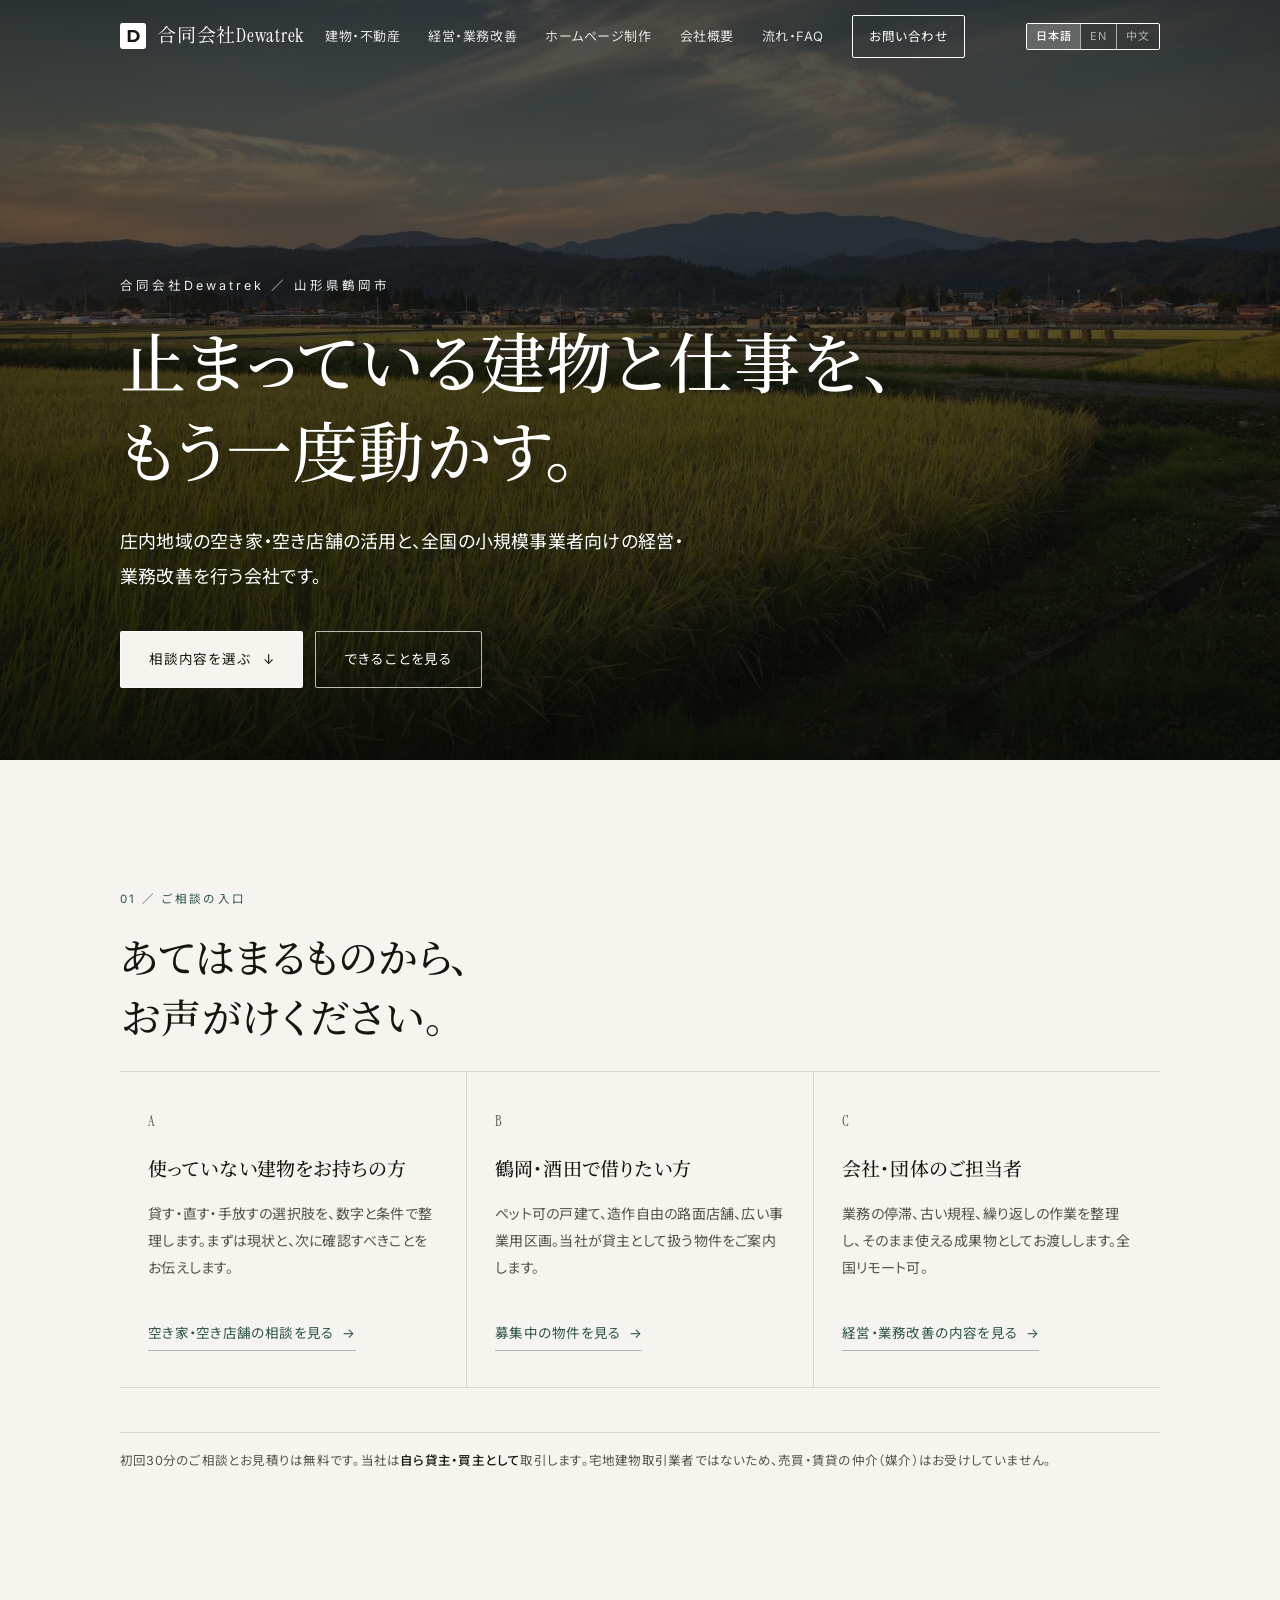
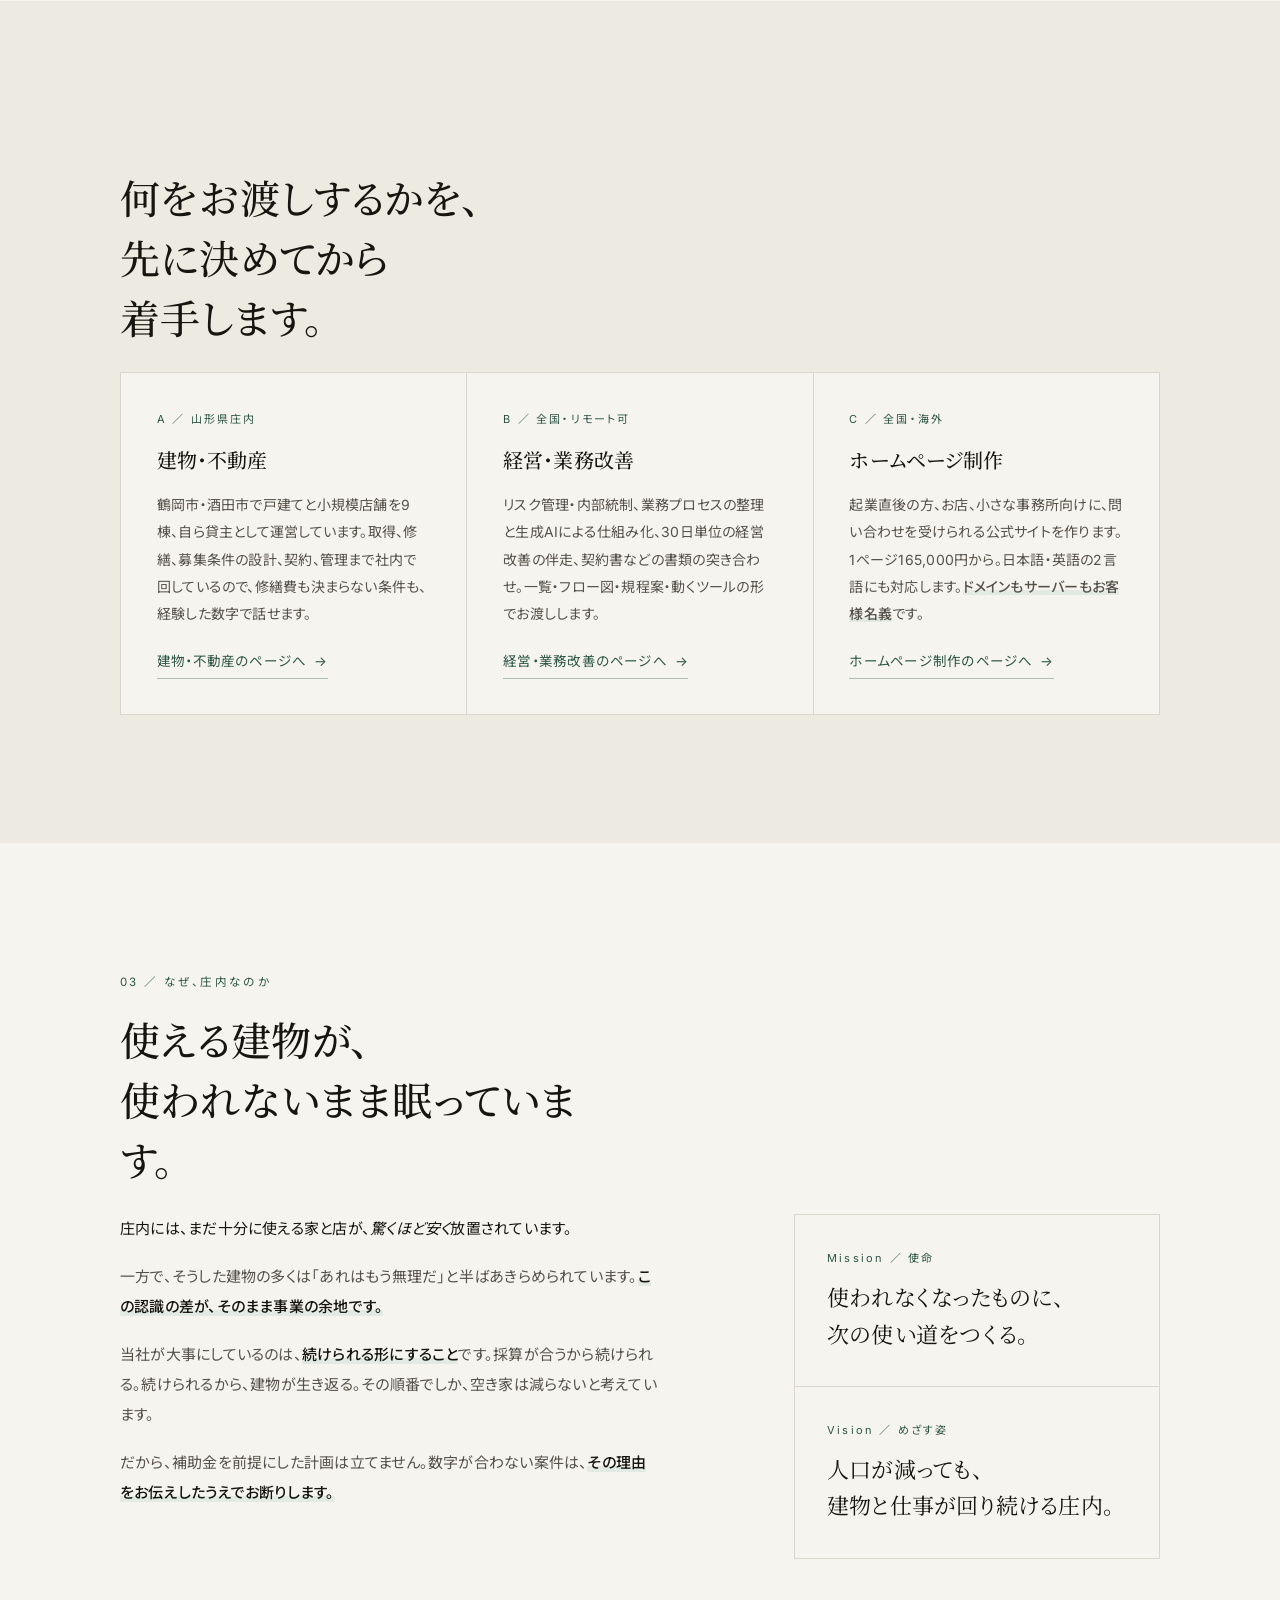
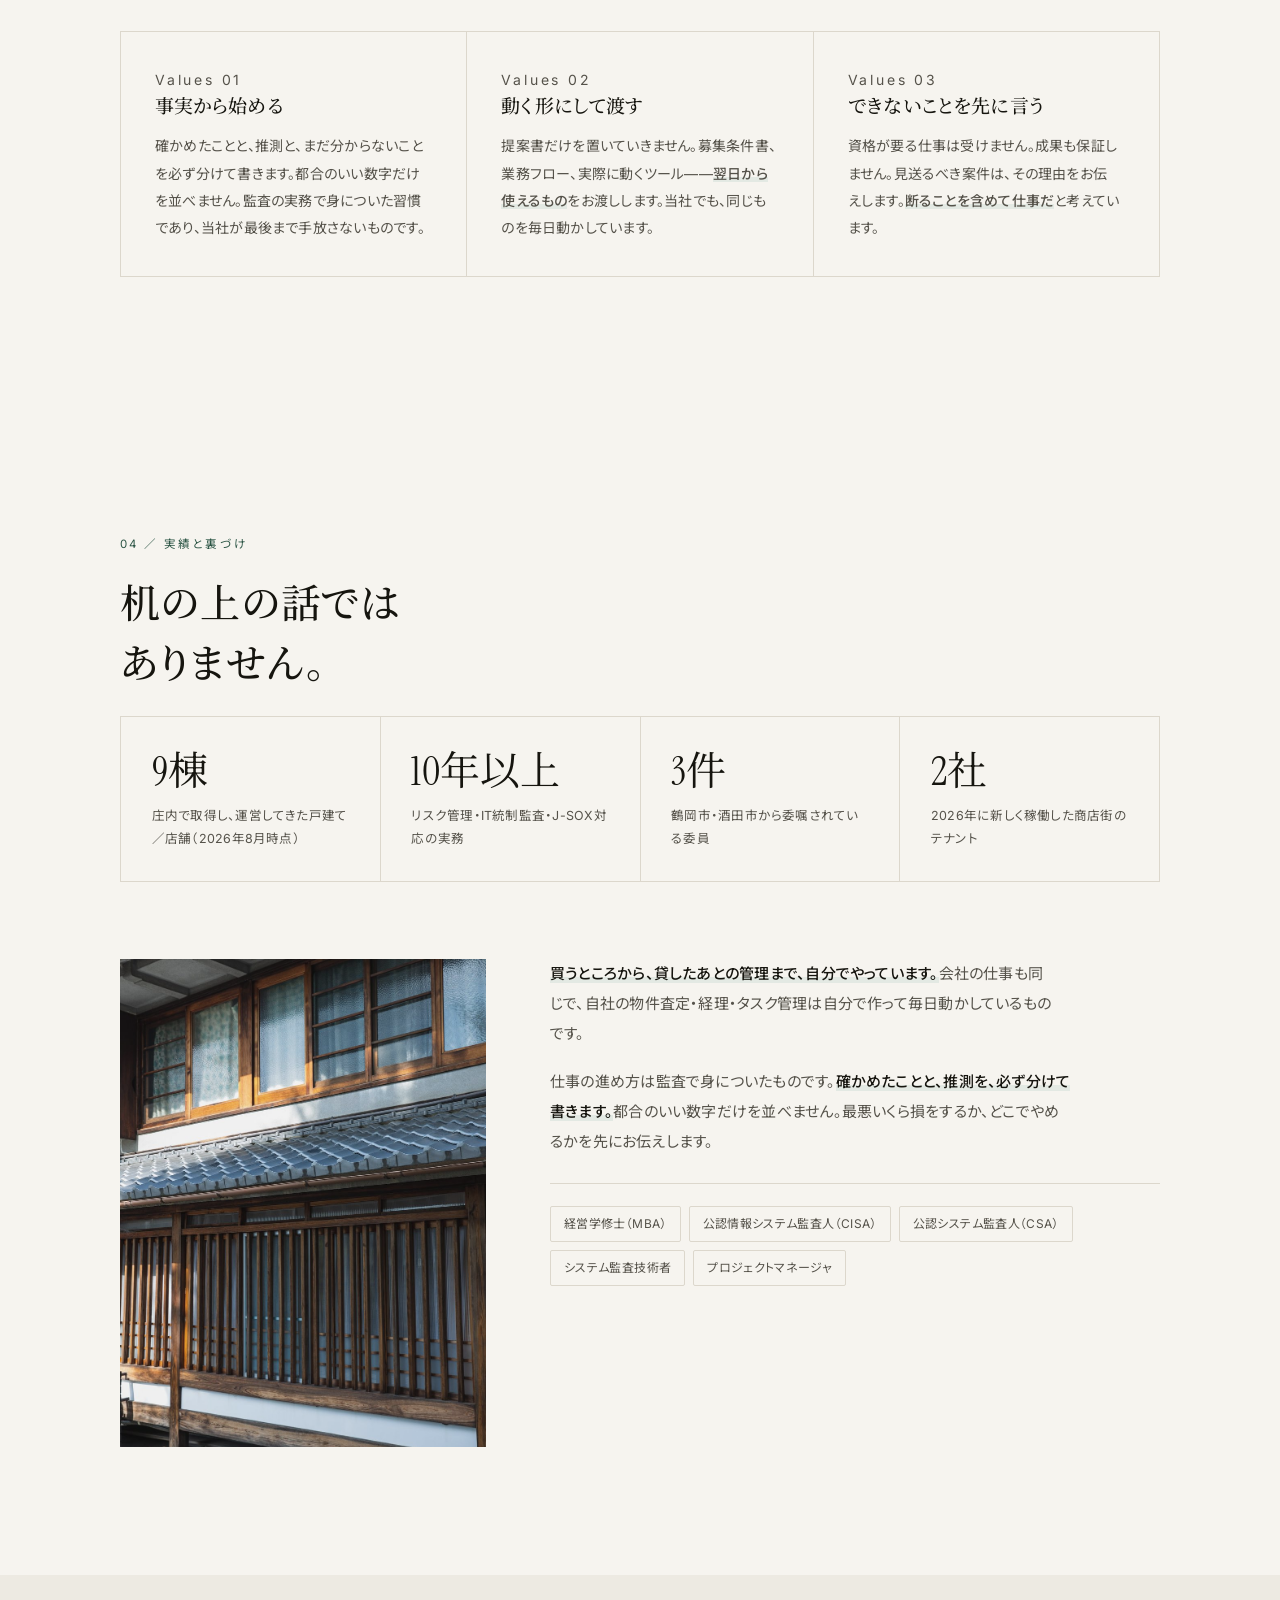
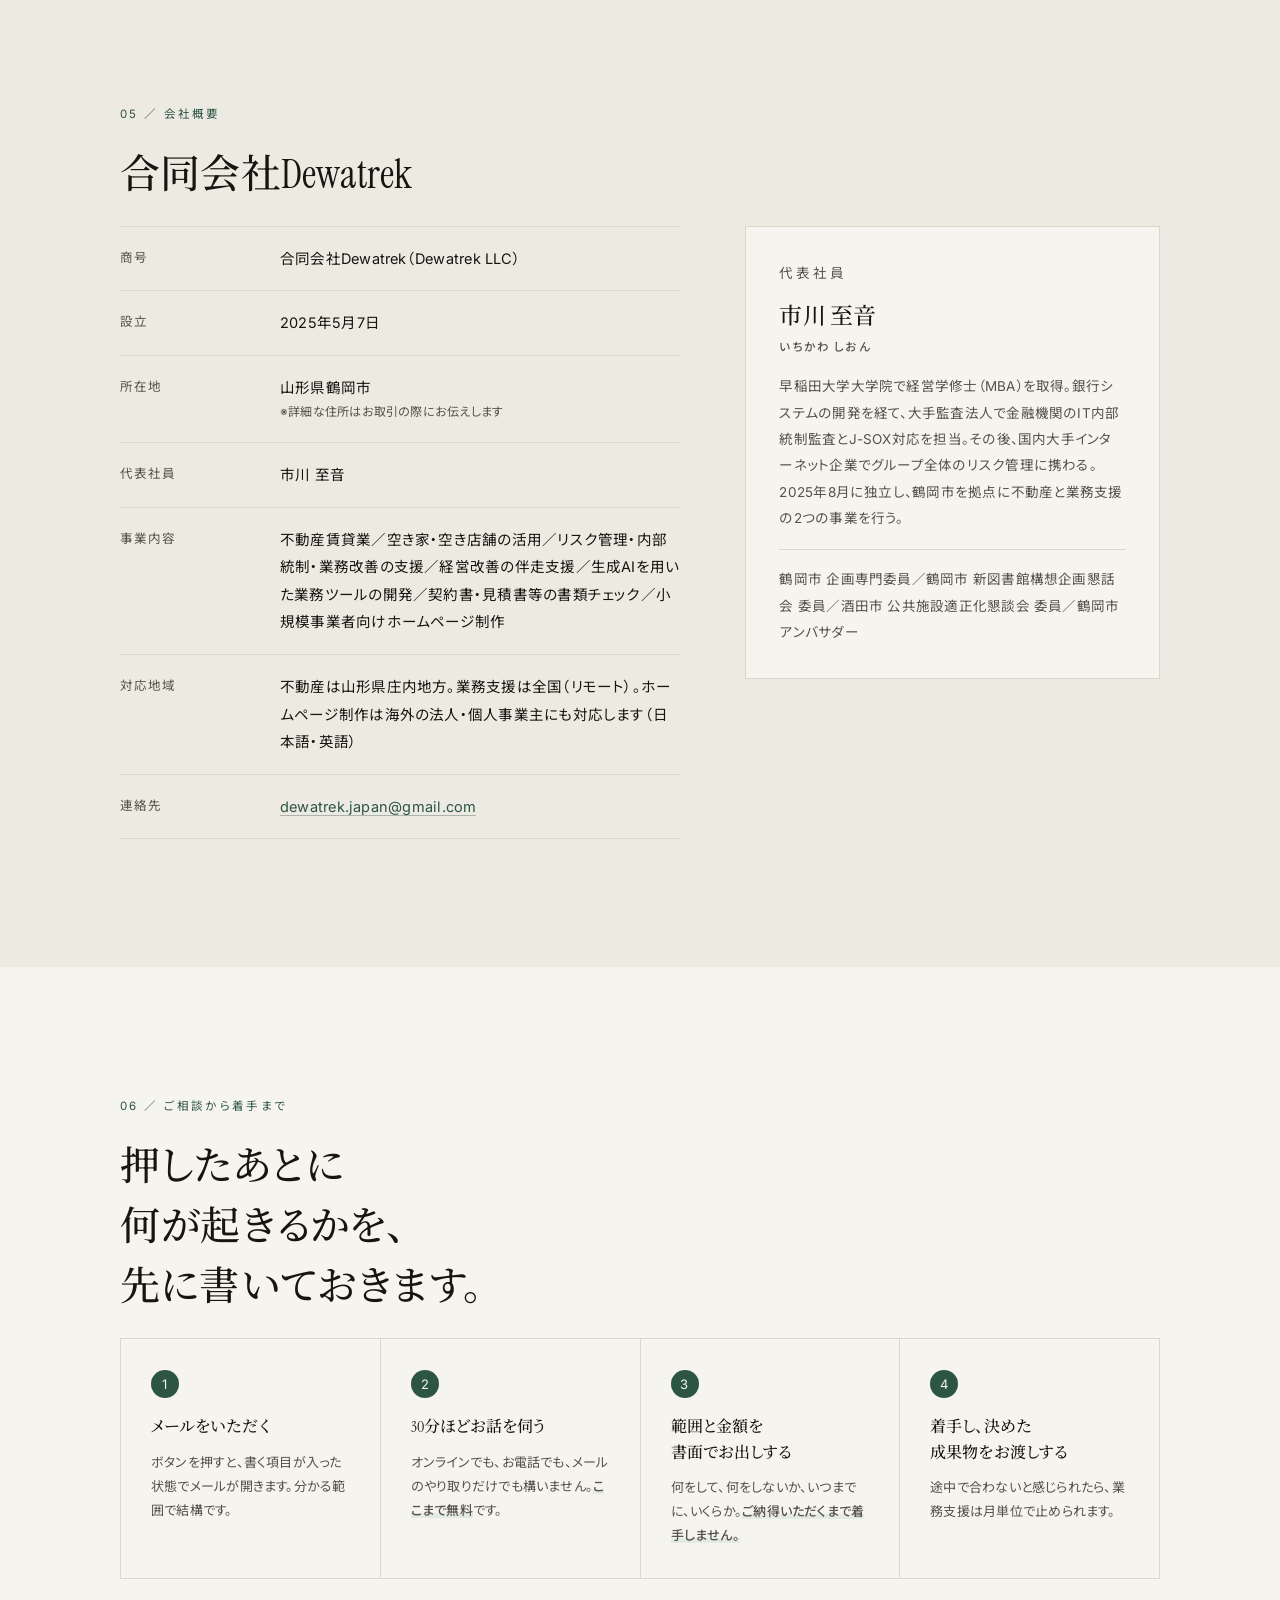
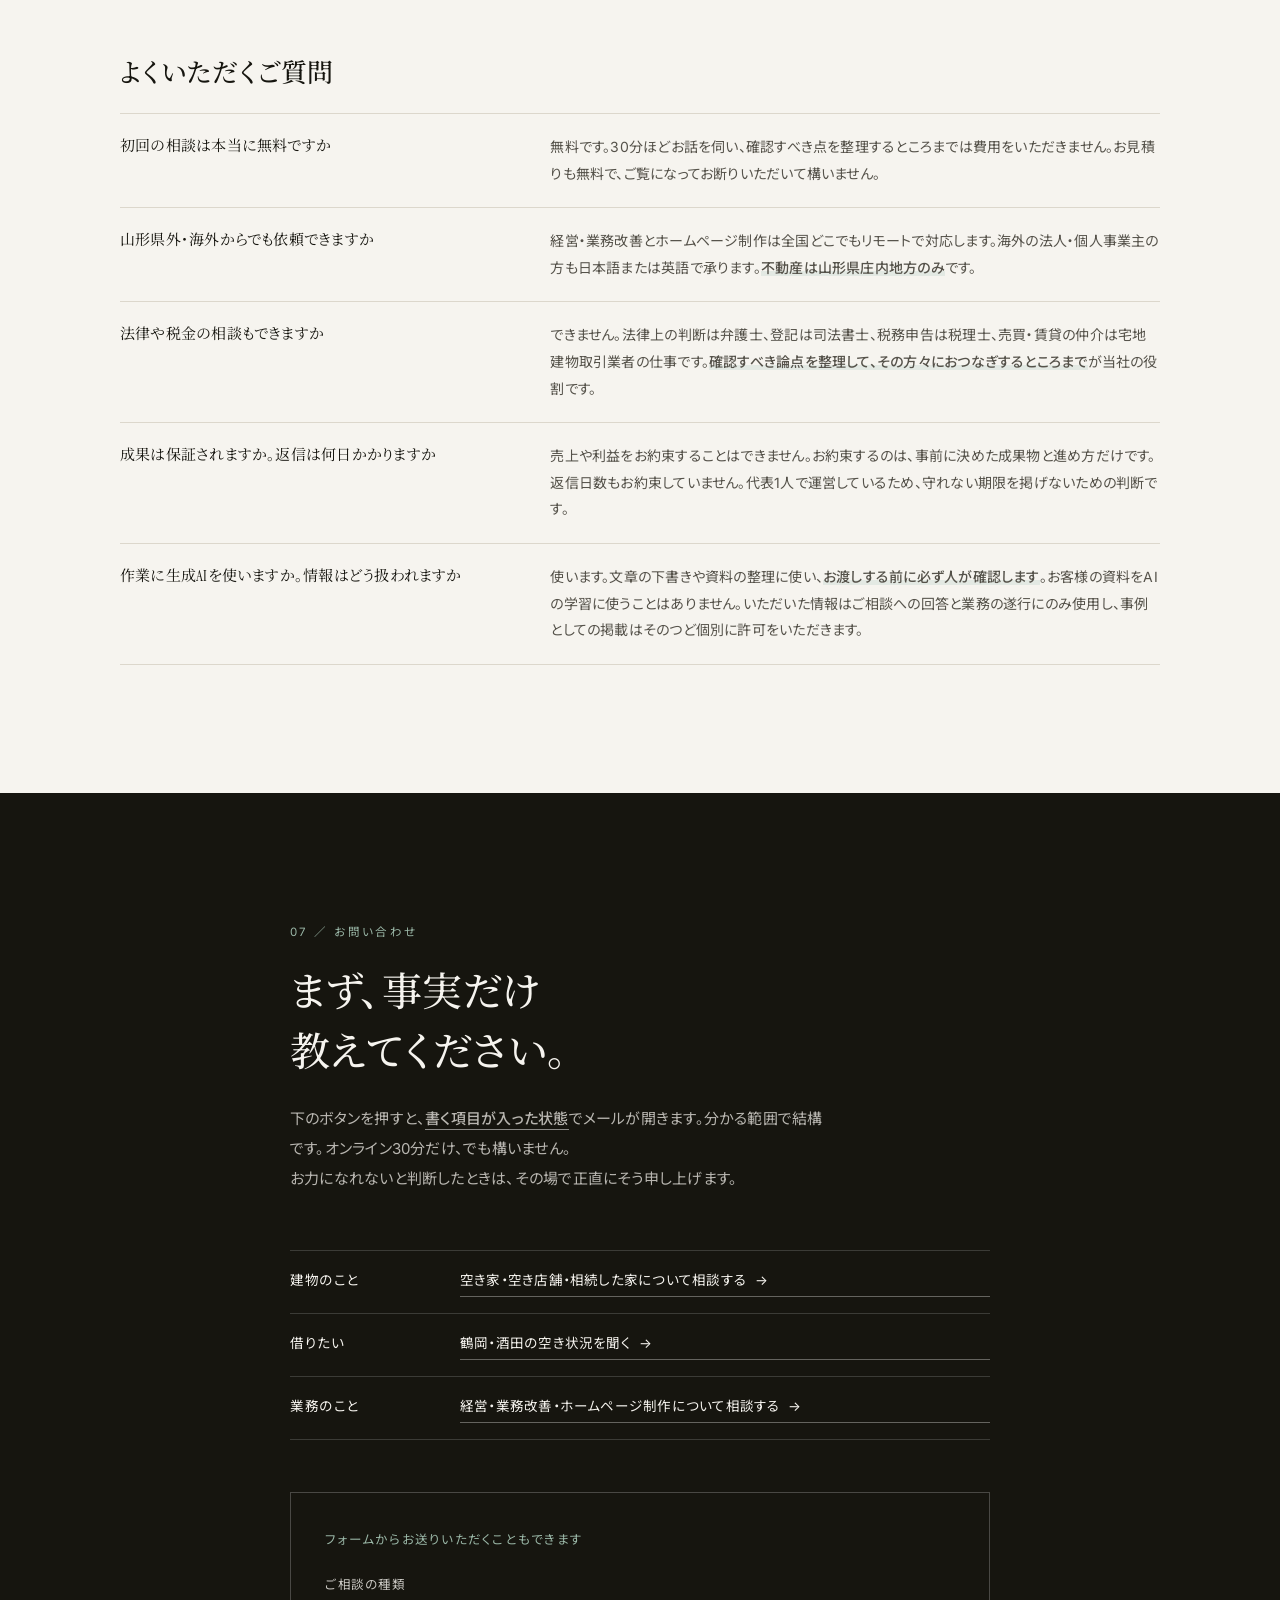
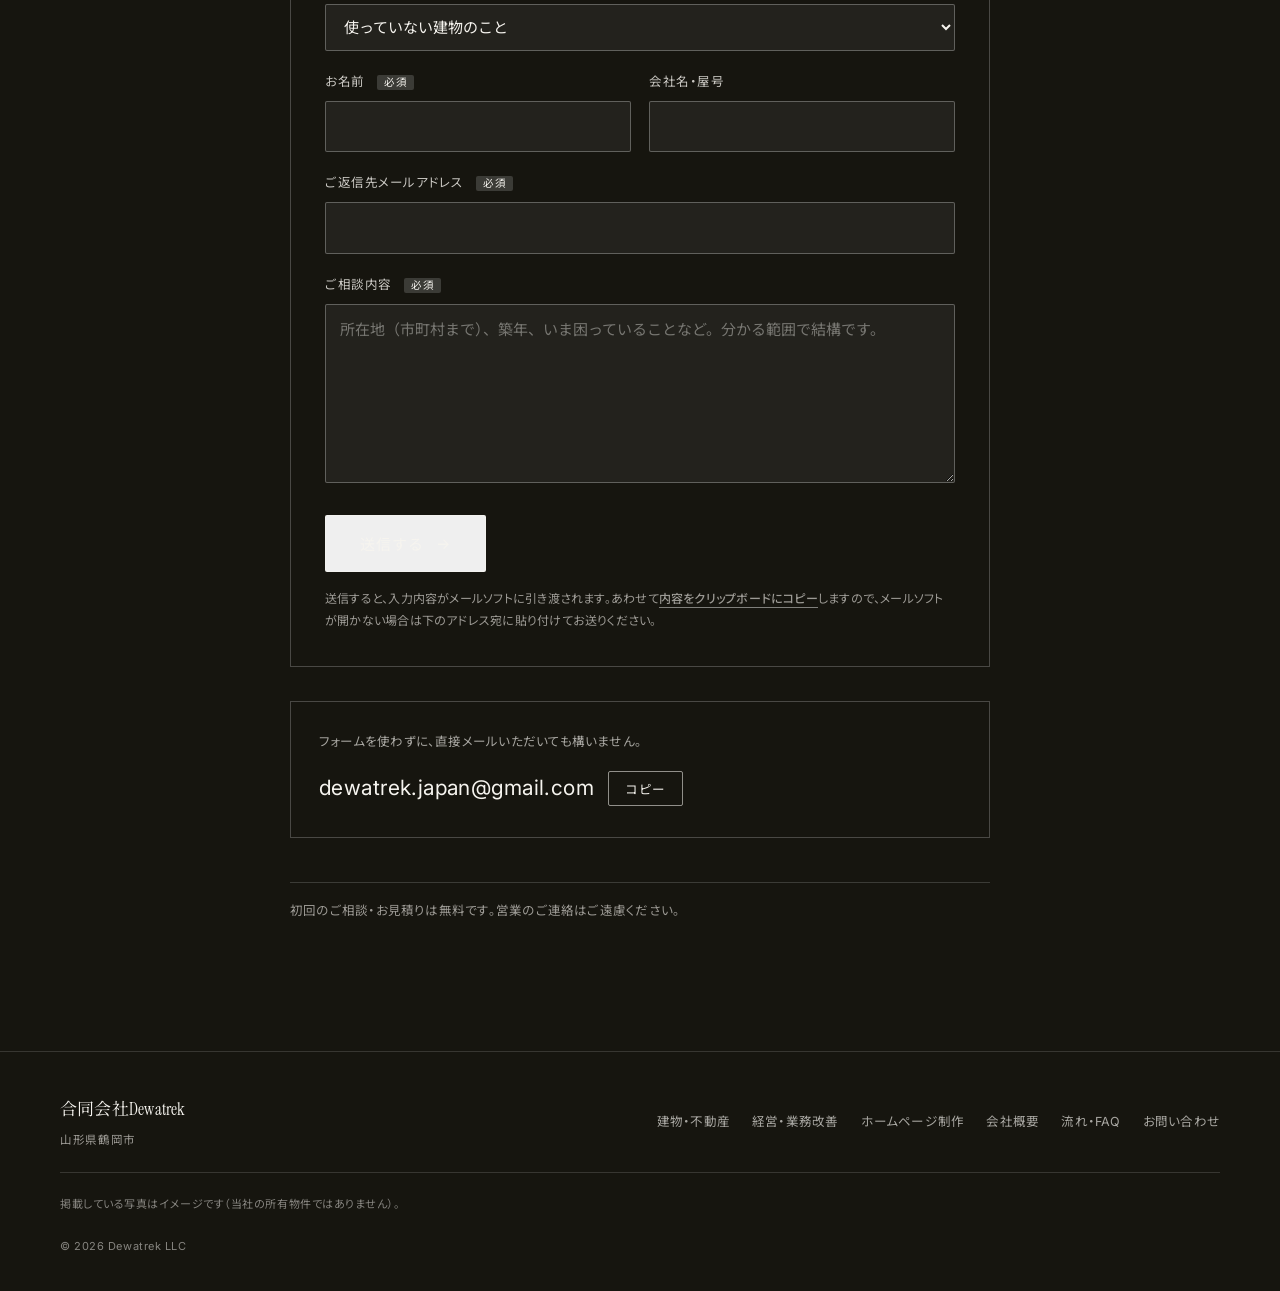
<file: index.html>
<!DOCTYPE html>
<html lang="ja">
<head>
<meta charset="UTF-8">
<meta name="viewport" content="width=device-width, initial-scale=1">
<title>合同会社Dewatrek｜空き家活用・経営実行支援・ホームページ制作（山形県鶴岡市）</title>
<meta name="description" content="山形県庄内で空き家・空き店舗を9棟取得し、直して貸しています。あわせて全国の小規模事業者へ、リスク管理・内部統制、業務改善と生成AIの実装、30日単位の経営実行支援、ホームページ制作を行います。初回相談は無料。">
<!-- ★検索避け。検索に載せてよくなったら、この下の robots 行を消すこと（4ページ全部＋robots.txt） -->
<meta name="robots" content="noindex, nofollow">
<meta name="theme-color" content="#16150F">
<link rel="alternate" hreflang="ja" href="index.html">
<link rel="alternate" hreflang="en" href="en/index.html">
<link rel="alternate" hreflang="zh-Hans" href="zh/index.html">
<link rel="alternate" hreflang="x-default" href="index.html">
<meta property="og:type" content="website">
<meta property="og:title" content="合同会社Dewatrek｜止まっている建物と仕事を、もう一度動かす。">
<meta property="og:description" content="山形県庄内の空き家・空き店舗活用と、全国の小規模事業者向け経営実行支援・ホームページ制作。">
<meta property="og:locale" content="ja_JP">
<meta property="og:image" content="assets/img/hero-shonai.jpg">
<link rel="icon" href="data:image/svg+xml,%3Csvg xmlns='http://www.w3.org/2000/svg' viewBox='0 0 64 64'%3E%3Crect width='64' height='64' fill='%2316150F'/%3E%3Cpath d='M19 17h12c11 0 17.5 6.4 17.5 15S42 47 31 47H19V17zm7 6v18h5c6.6 0 10.5-3.4 10.5-9s-3.9-9-10.5-9h-5z' fill='%23F6F4EF'/%3E%3C/svg%3E">
<script>document.documentElement.className+=' js';</script>
<link rel="manifest" href="manifest.json">
<link rel="apple-touch-icon" href="assets/img/apple-touch-icon.png">
<meta name="apple-mobile-web-app-capable" content="yes">
<meta name="apple-mobile-web-app-title" content="Dewatrek">
<meta name="mobile-web-app-capable" content="yes">
<link rel="preconnect" href="https://fonts.googleapis.com">
<link rel="preconnect" href="https://fonts.gstatic.com" crossorigin>
<link href="https://fonts.googleapis.com/css2?family=Instrument+Serif&family=Inter:wght@400;500&family=Noto+Sans+JP:wght@400;500&family=Noto+Serif+JP:wght@500;600&display=swap" rel="stylesheet">
<link rel="stylesheet" href="assets/css/style.css?v=20260807q">
<script type="application/ld+json">
{
  "@context":"https://schema.org",
  "@type":"Organization",
  "name":"合同会社Dewatrek",
  "alternateName":"Dewatrek LLC",
  "foundingDate":"2025-05-07",
  "email":"dewatrek.japan@gmail.com",
  "address":{"@type":"PostalAddress","addressRegion":"山形県","addressLocality":"鶴岡市","addressCountry":"JP"},
  "areaServed":"山形県庄内地方",
  "founder":{"@type":"Person","name":"市川至音"}
}
</script>
</head>
<body>

<a class="skip" href="#main">本文へスキップ</a>

<header class="hdr" id="hdr">
  <div class="shell hdr-in">
    <a class="brand" href="#top"><span class="bmark" aria-hidden="true"><svg viewBox="0 0 64 64" width="26" height="26"><rect width="64" height="64" rx="6"/><path d="M19 17h12c11 0 17.5 6.4 17.5 15S42 47 31 47H19V17zm7 6v18h5c6.6 0 10.5-3.4 10.5-9s-3.9-9-10.5-9h-5z"/></svg></span><span>合同会社Dewatrek</span></a>
    <nav class="nav" id="nav" aria-label="メインナビゲーション">
      <a href="real-estate.html">建物・不動産</a>
      <a href="business.html">経営・業務改善</a>
      <a href="web.html">ホームページ制作</a>
      <a href="#company">会社概要</a>
      <a href="#flow">流れ・FAQ</a>
      <a class="cta-sm" href="#contact">お問い合わせ</a>
    </nav>
    <div class="langs" role="group" aria-label="言語切替 / Language">
      <span aria-current="page">日本語</span>
      <a href="en/index.html" hreflang="en" lang="en">EN</a>
      <a href="zh/index.html" hreflang="zh-Hans" lang="zh-Hans">中文</a>
    </div>
    <button class="burger" id="burger" aria-expanded="false" aria-controls="nav" aria-label="メニューを開く"><span></span><span></span></button>
  </div>
</header>

<main id="main">

  <!-- HERO -->
  <section class="hero" id="top">
    <img class="hero-img" src="assets/img/hero-shonai.jpg" alt="" aria-hidden="true" fetchpriority="high" width="1800" height="1202">
    <div class="hero-scrim" aria-hidden="true"></div>
    <div class="shell hero-in">
      <p class="kicker fade">合同会社Dewatrek ／ 山形県鶴岡市</p>
      <h1 class="hero-h fade d1">止まっている<br class="mb">建物と仕事を、<br>もう一度動かす。</h1>
      <p class="hero-p fade d2">
        庄内地域の空き家・空き店舗の活用と、全国の小規模事業者向けの経営・業務改善を行う会社です。
      </p>
      <div class="hero-actions fade d3">
        <a class="btn btn-fill" href="#entry">相談内容を選ぶ<span aria-hidden="true">↓</span></a>
        <a class="btn" href="#pillars">できることを見る</a>
      </div>
    </div>
  </section>

  <!-- 01 相談の入口 -->
  <section class="sec" id="entry">
    <div class="shell">
      <p class="secnum fade">01 ／ ご相談の入口</p>
      <h2 class="sech fade">あてはまるものから、<br>お声がけください。</h2>

      <div class="entries">
        <article class="entry fade">
          <p class="entry-n">A</p>
          <h3>使っていない建物をお持ちの方</h3>
          <p>貸す・直す・手放すの選択肢を、数字と条件で整理します。まずは現状と、次に確認すべきことをお伝えします。</p>
          <a class="link" href="real-estate.html">空き家・空き店舗の相談を見る<span aria-hidden="true">→</span></a>
        </article>

        <article class="entry fade d1">
          <p class="entry-n">B</p>
          <h3>鶴岡・酒田で借りたい方</h3>
          <p>ペット可の戸建て、造作自由の路面店舗、広い事業用区画。当社が貸主として扱う物件をご案内します。</p>
          <a class="link" href="real-estate.html#rent">募集中の物件を見る<span aria-hidden="true">→</span></a>
        </article>

        <article class="entry fade d2">
          <p class="entry-n">C</p>
          <h3>会社・団体のご担当者</h3>
          <p>業務の停滞、古い規程、繰り返しの作業を整理し、そのまま使える成果物としてお渡しします。全国リモート可。</p>
          <a class="link" href="business.html">経営・業務改善の内容を見る<span aria-hidden="true">→</span></a>
        </article>
      </div>

      <p class="note fade">初回30分のご相談とお見積りは無料です。当社は<strong>自ら貸主・買主として</strong>取引します。宅地建物取引業者ではないため、売買・賃貸の仲介（媒介）はお受けしていません。</p>
    </div>
  </section>

  <!-- 02 3つの事業 -->
  <section class="sec sec-alt" id="pillars">
    <div class="shell">
      <p class="secnum fade">02 ／ 3つの事業</p>
      <h2 class="sech fade">何をお渡しするかを、<br>先に決めてから着手します。</h2>

      <div class="pillars3">
        <article class="fade">
          <p class="p-k">A ／ 山形県庄内</p>
          <h3>建物・不動産</h3>
          <p>鶴岡市・酒田市で戸建てと小規模店舗を9棟、自ら貸主として運営しています。取得、修繕、募集条件の設計、契約、管理まで社内で回しているので、修繕費も決まらない条件も、経験した数字で話せます。</p>
          <a class="link" href="real-estate.html">建物・不動産のページへ<span aria-hidden="true">→</span></a>
        </article>

        <article class="fade d1">
          <p class="p-k">B ／ 全国・リモート可</p>
          <h3>経営・業務改善</h3>
          <p>リスク管理・内部統制、業務プロセスの整理と生成AIによる仕組み化、30日単位の経営改善の伴走、契約書などの書類の突き合わせ。一覧・フロー図・規程案・動くツールの形でお渡しします。</p>
          <a class="link" href="business.html">経営・業務改善のページへ<span aria-hidden="true">→</span></a>
        </article>

        <article class="fade d2">
          <p class="p-k">C ／ 全国・海外</p>
          <h3>ホームページ制作</h3>
          <p>起業直後の方、お店、小さな事務所向けに、問い合わせを受けられる公式サイトを作ります。1ページ165,000円から。日本語・英語の2言語にも対応します。<strong>ドメインもサーバーもお客様名義</strong>です。</p>
          <a class="link" href="web.html">ホームページ制作のページへ<span aria-hidden="true">→</span></a>
        </article>
      </div>
    </div>
  </section>

  <!-- 03 なぜ庄内なのか -->
  <section class="sec" id="why-shonai">
    <div class="shell">
      <p class="secnum fade">03 ／ なぜ、庄内なのか</p>
      <h2 class="sech fade">使える建物が、<br>使われないまま眠っています。</h2>

      <div class="creed">
        <div class="creed-body fade">
          <p class="lead-xl">庄内には、まだ十分に使える家と店が、<em>驚くほど安く</em>放置されています。</p>
          <p>一方で、そうした建物の多くは「あれはもう無理だ」と半ばあきらめられています。<strong>この認識の差が、そのまま事業の余地です。</strong></p>
          <p>当社が大事にしているのは、<strong>続けられる形にすること</strong>です。採算が合うから続けられる。続けられるから、建物が生き返る。その順番でしか、空き家は減らないと考えています。</p>
          <p>だから、補助金を前提にした計画は立てません。数字が合わない案件は、<strong>その理由をお伝えしたうえでお断りします。</strong></p>
        </div>

        <div class="creed-mv">
          <div class="mv fade">
            <p class="mv-k">Mission ／ 使命</p>
            <p class="mv-t">使われなくなったものに、<br>次の使い道をつくる。</p>
          </div>
          <div class="mv fade d1">
            <p class="mv-k">Vision ／ めざす姿</p>
            <p class="mv-t">人口が減っても、<br>建物と仕事が回り続ける庄内。</p>
          </div>
        </div>
      </div>

      <ol class="values">
        <li class="fade">
          <p class="v-n">Values 01</p>
          <h3>事実から始める</h3>
          <p>確かめたことと、推測と、まだ分からないことを必ず分けて書きます。都合のいい数字だけを並べません。監査の実務で身についた習慣であり、当社が最後まで手放さないものです。</p>
        </li>
        <li class="fade d1">
          <p class="v-n">Values 02</p>
          <h3>動く形にして渡す</h3>
          <p>提案書だけを置いていきません。募集条件書、業務フロー、実際に動くツール——<strong>翌日から使えるもの</strong>をお渡しします。当社でも、同じものを毎日動かしています。</p>
        </li>
        <li class="fade d2">
          <p class="v-n">Values 03</p>
          <h3>できないことを先に言う</h3>
          <p>資格が要る仕事は受けません。成果も保証しません。見送るべき案件は、その理由をお伝えします。<strong>断ることを含めて仕事だ</strong>と考えています。</p>
        </li>
      </ol>
    </div>
  </section>

  <!-- 04 実績と裏づけ -->
  <section class="sec" id="why">
    <div class="shell">
      <p class="secnum fade">04 ／ 実績と裏づけ</p>
      <h2 class="sech fade">机の上の話では<br>ありません。</h2>

      <dl class="facts">
        <div class="fade"><dt>9棟</dt><dd>庄内で取得し、運営してきた戸建て／店舗（2026年8月時点）</dd></div>
        <div class="fade d1"><dt>10年以上</dt><dd>リスク管理・IT統制監査・J-SOX対応の実務</dd></div>
        <div class="fade d2"><dt>3件</dt><dd>鶴岡市・酒田市から委嘱されている委員</dd></div>
        <div class="fade d3"><dt>2社</dt><dd>2026年に新しく稼働した商店街のテナント</dd></div>
      </dl>

      <div class="why-body">
        <figure class="why-fig fade">
          <img src="assets/img/koshi.jpg" alt="木の格子と瓦庇のある建物の外観" loading="lazy" width="900" height="1350">
        </figure>
        <div class="why-text">
          <p class="fade"><strong>買うところから、貸したあとの管理まで、自分でやっています。</strong>会社の仕事も同じで、自社の物件査定・経理・タスク管理は自分で作って毎日動かしているものです。</p>
          <p class="fade">仕事の進め方は監査で身についたものです。<strong>確かめたことと、推測を、必ず分けて書きます。</strong>都合のいい数字だけを並べません。最悪いくら損をするか、どこでやめるかを先にお伝えします。</p>
          <ul class="creds fade">
            <li>経営学修士（MBA）</li>
            <li>公認情報システム監査人（CISA）</li>
            <li>公認システム監査人（CSA）</li>
            <li>システム監査技術者</li>
            <li>プロジェクトマネージャ</li>
          </ul>
        </div>
      </div>
    </div>
  </section>

  <!-- ============================================================
       VOICES ／ 第三者の声（お客様の声）
       声が2件集まったらこのコメントを外して <li> を書き換えてください。
       「よかったです」で終わる声は載せない。困りごと→やったこと→どうなったか、が入っているものだけ。
       ============================================================
  <section class="sec voices">
    <div class="shell">
      <p class="secnum fade">— ／ お客様の声</p>
      <h2 class="sech fade">お取引いただいた方から。</h2>
      <ul class="voice-list">
        <li class="fade"><blockquote>（いただいた言葉をそのまま）</blockquote><p class="voice-w">鶴岡市／飲食店 A様</p></li>
        <li class="fade d1"><blockquote>（同上）</blockquote><p class="voice-w">酒田市／入居者 B様</p></li>
      </ul>
    </div>
  </section>
  -->

  <!-- 04 会社概要 -->
  <section class="sec sec-alt" id="company">
    <div class="shell">
      <p class="secnum fade">05 ／ 会社概要</p>
      <h2 class="sech fade">合同会社Dewatrek</h2>

      <div class="co">
        <dl class="dl fade">
          <div><dt>商号</dt><dd>合同会社Dewatrek（Dewatrek LLC）</dd></div>
          <div><dt>設立</dt><dd>2025年5月7日</dd></div>
          <div><dt>所在地</dt><dd>山形県鶴岡市<span class="sub">※詳細な住所はお取引の際にお伝えします</span></dd></div>
          <div><dt>代表社員</dt><dd>市川 至音</dd></div>
          <div><dt>事業内容</dt><dd>不動産賃貸業／空き家・空き店舗の活用／リスク管理・内部統制・業務改善の支援／経営改善の伴走支援／生成AIを用いた業務ツールの開発／契約書・見積書等の書類チェック／小規模事業者向けホームページ制作</dd></div>
          <div><dt>対応地域</dt><dd>不動産は山形県庄内地方。業務支援は全国（リモート）。ホームページ制作は海外の法人・個人事業主にも対応します（日本語・英語）</dd></div>
          <div><dt>連絡先</dt><dd><a href="mailto:dewatrek.japan@gmail.com">dewatrek.japan@gmail.com</a></dd></div>
        </dl>

        <aside class="rep fade">
          <p class="rep-k">代表社員</p>
          <h3 class="rep-n">市川 至音<span>いちかわ しおん</span></h3>
          <p>早稲田大学大学院で経営学修士（MBA）を取得。銀行システムの開発を経て、大手監査法人で金融機関のIT内部統制監査とJ-SOX対応を担当。その後、国内大手インターネット企業でグループ全体のリスク管理に携わる。2025年8月に独立し、鶴岡市を拠点に不動産と業務支援の2つの事業を行う。</p>
          <p class="rep-roles">鶴岡市 企画専門委員／鶴岡市 新図書館構想企画懇話会 委員／酒田市 公共施設適正化懇談会 委員／鶴岡市アンバサダー</p>
        </aside>
      </div>
    </div>
  </section>

  <!-- 05 流れ・FAQ -->
  <section class="sec" id="flow">
    <div class="shell">
      <p class="secnum fade">06 ／ ご相談から着手まで</p>
      <h2 class="sech fade">押したあとに何が起きるかを、<br>先に書いておきます。</h2>

      <ol class="flow">
        <li class="fade"><span>1</span><div><h3>メールをいただく</h3><p>ボタンを押すと、書く項目が入った状態でメールが開きます。分かる範囲で結構です。</p></div></li>
        <li class="fade"><span>2</span><div><h3>30分ほどお話を伺う</h3><p>オンラインでも、お電話でも、メールのやり取りだけでも構いません。<strong>ここまで無料</strong>です。</p></div></li>
        <li class="fade"><span>3</span><div><h3>範囲と金額を書面でお出しする</h3><p>何をして、何をしないか、いつまでに、いくらか。<strong>ご納得いただくまで着手しません。</strong></p></div></li>
        <li class="fade"><span>4</span><div><h3>着手し、決めた成果物をお渡しする</h3><p>途中で合わないと感じられたら、業務支援は月単位で止められます。</p></div></li>
      </ol>

      <h3 class="faq-h fade">よくいただくご質問</h3>
      <dl class="faq">
        <div class="fade"><dt>初回の相談は本当に無料ですか</dt><dd>無料です。30分ほどお話を伺い、確認すべき点を整理するところまでは費用をいただきません。お見積りも無料で、ご覧になってお断りいただいて構いません。</dd></div>
        <div class="fade"><dt>山形県外・海外からでも依頼できますか</dt><dd>経営・業務改善とホームページ制作は全国どこでもリモートで対応します。海外の法人・個人事業主の方も日本語または英語で承ります。<strong>不動産は山形県庄内地方のみ</strong>です。</dd></div>
        <div class="fade"><dt>法律や税金の相談もできますか</dt><dd>できません。法律上の判断は弁護士、登記は司法書士、税務申告は税理士、売買・賃貸の仲介は宅地建物取引業者の仕事です。<strong>確認すべき論点を整理して、その方々におつなぎするところまで</strong>が当社の役割です。</dd></div>
        <div class="fade"><dt>成果は保証されますか。返信は何日かかりますか</dt><dd>売上や利益をお約束することはできません。お約束するのは、事前に決めた成果物と進め方だけです。返信日数もお約束していません。代表1人で運営しているため、守れない期限を掲げないための判断です。</dd></div>
        <div class="fade"><dt>作業に生成AIを使いますか。情報はどう扱われますか</dt><dd>使います。文章の下書きや資料の整理に使い、<strong>お渡しする前に必ず人が確認します</strong>。お客様の資料をAIの学習に使うことはありません。いただいた情報はご相談への回答と業務の遂行にのみ使用し、事例としての掲載はそのつど個別に許可をいただきます。</dd></div>
      </dl>
    </div>
  </section>

  <!-- 06 お問い合わせ -->
  <section class="sec contact" id="contact">
    <div class="shell contact-in">
      <p class="secnum fade">07 ／ お問い合わせ</p>
      <h2 class="sech fade">まず、事実だけ<br>教えてください。</h2>
      <p class="lede fade">下のボタンを押すと、<strong>書く項目が入った状態</strong>でメールが開きます。分かる範囲で結構です。オンライン30分だけ、でも構いません。<br>お力になれないと判断したときは、その場で正直にそう申し上げます。</p>
      <ul class="ask fade">
        <li><span>建物のこと</span><a data-mail="building" href="mailto:dewatrek.japan@gmail.com?subject=%E5%BB%BA%E7%89%A9%E3%81%AE%E3%81%94%E7%9B%B8%E8%AB%87">空き家・空き店舗・相続した家について相談する<span aria-hidden="true">→</span></a></li>
        <li><span>借りたい</span><a data-mail="rent" href="mailto:dewatrek.japan@gmail.com?subject=%E5%85%A5%E5%B1%85%E3%81%AE%E3%81%94%E7%9B%B8%E8%AB%87">鶴岡・酒田の空き状況を聞く<span aria-hidden="true">→</span></a></li>
        <li><span>業務のこと</span><a data-mail="biz" href="mailto:dewatrek.japan@gmail.com?subject=%E6%A5%AD%E5%8B%99%E3%81%AE%E3%81%94%E7%9B%B8%E8%AB%87">経営・業務改善・ホームページ制作について相談する<span aria-hidden="true">→</span></a></li>
      </ul>
      <form class="cform fade" id="cform" novalidate>
        <p class="cform-k">フォームからお送りいただくこともできます</p>
        <div class="cform-row">
          <label for="f-type">ご相談の種類</label>
          <select id="f-type" name="type">
            <option>使っていない建物のこと</option>
            <option>鶴岡・酒田で借りたい</option>
            <option>経営・業務改善（リスク管理・内部統制・AI）</option>
            <option>ホームページ制作</option>
            <option>その他</option>
          </select>
        </div>
        <div class="cform-2">
          <div class="cform-row">
            <label for="f-name">お名前 <em>必須</em></label>
            <input id="f-name" name="name" type="text" autocomplete="name" required>
          </div>
          <div class="cform-row">
            <label for="f-org">会社名・屋号</label>
            <input id="f-org" name="org" type="text" autocomplete="organization">
          </div>
        </div>
        <div class="cform-row">
          <label for="f-mail">ご返信先メールアドレス <em>必須</em></label>
          <input id="f-mail" name="email" type="email" autocomplete="email" required>
        </div>
        <div class="cform-row">
          <label for="f-body">ご相談内容 <em>必須</em></label>
          <textarea id="f-body" name="message" rows="6" required placeholder="所在地（市町村まで）、築年、いま困っていることなど。分かる範囲で結構です。"></textarea>
        </div>
        <p class="cform-err" id="cform-err" role="alert" hidden></p>
        <button class="btn btn-lg" type="submit">送信する<span aria-hidden="true">→</span></button>
        <p class="cform-note">送信すると、入力内容がメールソフトに引き渡されます。あわせて<strong>内容をクリップボードにコピー</strong>しますので、メールソフトが開かない場合は下のアドレス宛に貼り付けてお送りください。</p>
      </form>

      <div class="mailbox fade">
        <p class="mailbox-k">フォームを使わずに、直接メールいただいても構いません。</p>
        <p class="mailbox-a"><span>dewatrek.japan@gmail.com</span><button type="button" class="copy" data-copy="dewatrek.japan@gmail.com">コピー</button></p>
      </div>
      <p class="note fade">初回のご相談・お見積りは無料です。営業のご連絡はご遠慮ください。</p>
    </div>
  </section>

</main>

<footer class="ftr">
  <div class="shell ftr-in">
    <p class="ftr-b">合同会社Dewatrek<span>山形県鶴岡市</span></p>
    <nav class="ftr-nav" aria-label="フッターナビゲーション">
      <a href="real-estate.html">建物・不動産</a>
      <a href="business.html">経営・業務改善</a>
      <a href="web.html">ホームページ制作</a>
      <a href="#company">会社概要</a>
      <a href="#flow">流れ・FAQ</a>
      <a href="#contact">お問い合わせ</a>
    </nav>
    <p class="ftr-note">掲載している写真はイメージです（当社の所有物件ではありません）。</p>
    <p class="ftr-c">© <span id="y">2026</span> Dewatrek LLC</p>
  </div>
</footer>

<script src="assets/js/main.js?v=20260807q"></script>
</body>
</html>
</file>
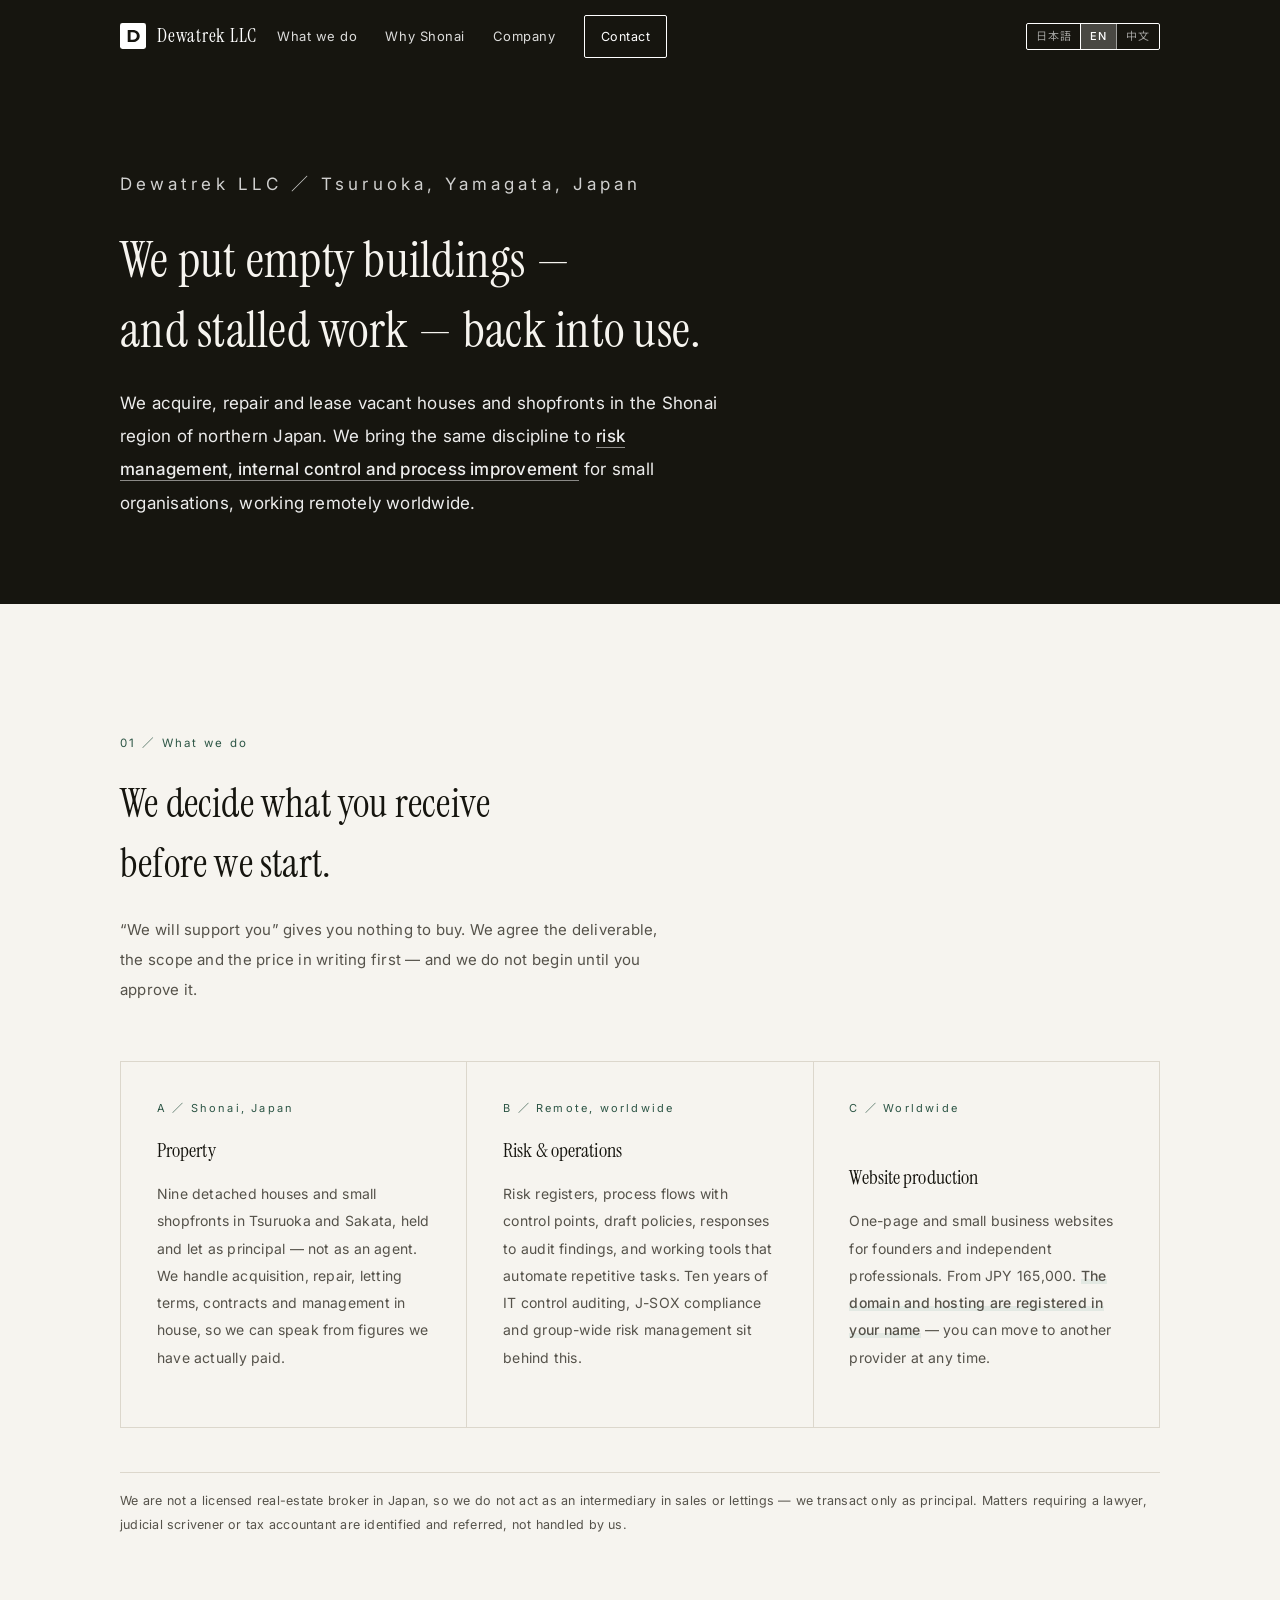
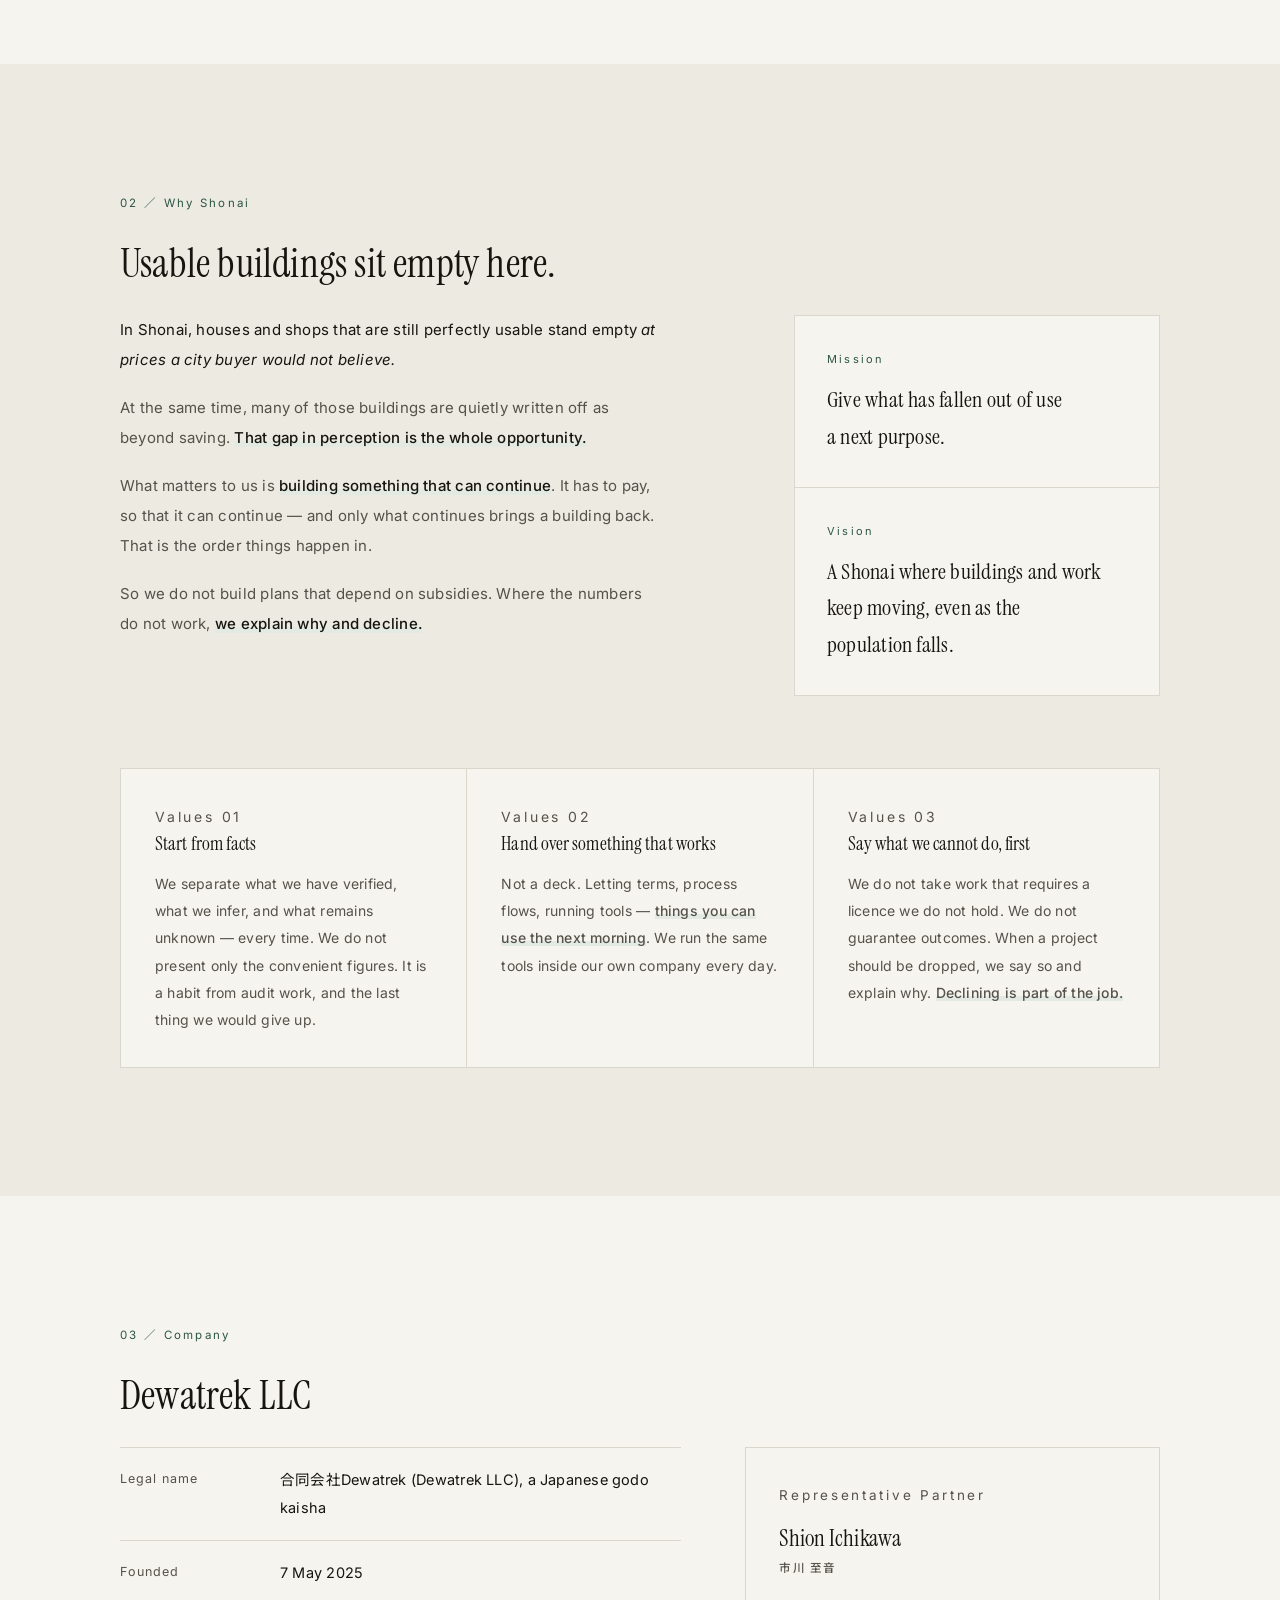
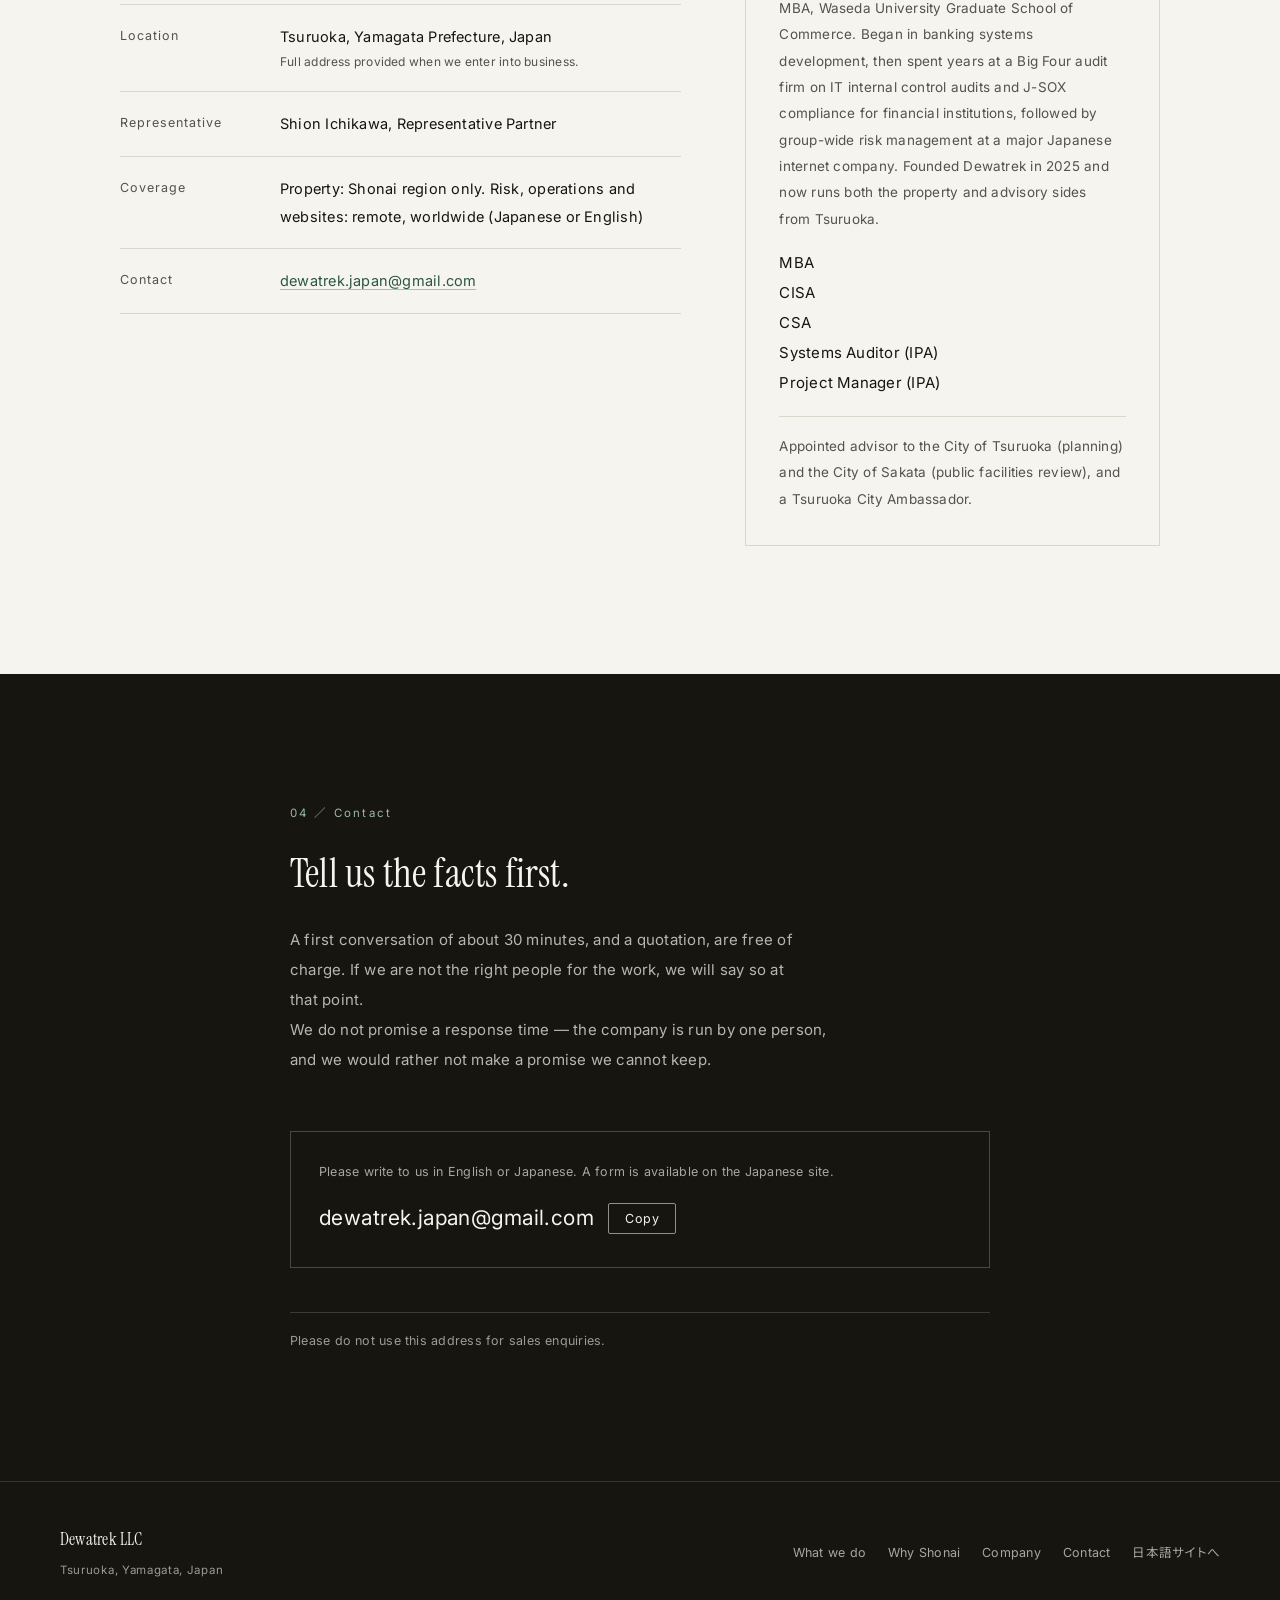
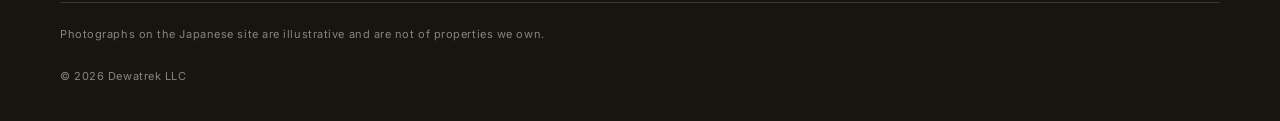
<file: en/index.html>
<!DOCTYPE html>
<html lang="en">
<head>
<meta charset="UTF-8">
<meta name="viewport" content="width=device-width, initial-scale=1">
<title>Dewatrek LLC｜Reviving vacant buildings in Shonai, Japan</title>
<meta name="description" content="Dewatrek LLC acquires, repairs and leases vacant houses and shopfronts in the Shonai region of Yamagata, Japan. We also provide risk management, internal control, business process improvement and website production for small organisations, remotely worldwide.">
<!-- ★検索避け。検索に載せてよくなったら、この下の robots 行を消すこと（日本語4ページ＋robots.txt も） -->
<meta name="robots" content="noindex, nofollow">
<meta name="theme-color" content="#16150F">
<link rel="alternate" hreflang="ja" href="../index.html">
<link rel="alternate" hreflang="en" href="index.html">
<link rel="alternate" hreflang="zh-Hans" href="../zh/index.html">
<link rel="alternate" hreflang="x-default" href="../index.html">
<meta property="og:type" content="website">
<meta property="og:title" content="Dewatrek LLC｜Reviving vacant buildings in Shonai, Japan">
<meta property="og:description" content="We buy, repair and lease vacant buildings in rural Japan — and bring the same discipline to risk management and process improvement.">
<meta property="og:locale" content="en_US">
<link rel="icon" href="data:image/svg+xml,%3Csvg xmlns='http://www.w3.org/2000/svg' viewBox='0 0 64 64'%3E%3Crect width='64' height='64' fill='%2316150F'/%3E%3Cpath d='M19 17h12c11 0 17.5 6.4 17.5 15S42 47 31 47H19V17zm7 6v18h5c6.6 0 10.5-3.4 10.5-9s-3.9-9-10.5-9h-5z' fill='%23F6F4EF'/%3E%3C/svg%3E">
<script>document.documentElement.className+=' js';</script>
<link rel="apple-touch-icon" href="../assets/img/apple-touch-icon.png">
<link rel="preconnect" href="https://fonts.googleapis.com">
<link rel="preconnect" href="https://fonts.gstatic.com" crossorigin>
<link href="https://fonts.googleapis.com/css2?family=Instrument+Serif&family=Inter:wght@400;500&family=Noto+Sans+JP:wght@400;500&family=Noto+Serif+JP:wght@500;600&display=swap" rel="stylesheet">
<link rel="stylesheet" href="../assets/css/style.css?v=20260807q">
</head>
<body class="en">
<a class="skip" href="#main">Skip to content</a>

<header class="hdr stuck" id="hdr">
  <div class="shell hdr-in">
    <a class="brand" href="index.html"><span class="bmark" aria-hidden="true"><svg viewBox="0 0 64 64" width="26" height="26"><rect width="64" height="64" rx="6"/><path d="M19 17h12c11 0 17.5 6.4 17.5 15S42 47 31 47H19V17zm7 6v18h5c6.6 0 10.5-3.4 10.5-9s-3.9-9-10.5-9h-5z"/></svg></span><span>Dewatrek LLC</span></a>
    <nav class="nav" id="nav" aria-label="Main navigation">
      <a href="#what">What we do</a>
      <a href="#why">Why Shonai</a>
      <a href="#company">Company</a>
      <a class="cta-sm" href="#contact">Contact</a>
    </nav>
    <div class="langs" role="group" aria-label="Language">
      <a href="../index.html" hreflang="ja" lang="ja">日本語</a>
      <span aria-current="page">EN</span>
      <a href="../zh/index.html" hreflang="zh-Hans" lang="zh-Hans">中文</a>
    </div>
    <button class="burger" id="burger" aria-expanded="false" aria-controls="nav" aria-label="Open menu"><span></span><span></span></button>
  </div>
</header>

<main id="main">
  <section class="phero">
    <div class="shell">
      <p class="kicker">Dewatrek LLC ／ Tsuruoka, Yamagata, Japan</p>
      <h1>We put empty buildings —<br>and stalled work — back into use.</h1>
      <p>We acquire, repair and lease vacant houses and shopfronts in the Shonai region of northern Japan. We bring the same discipline to <strong>risk management, internal control and process improvement</strong> for small organisations, working remotely worldwide.</p>
    </div>
  </section>

  <section class="sec" id="what">
    <div class="shell">
      <p class="secnum fade">01 ／ What we do</p>
      <h2 class="sech fade">We decide what you receive<br>before we start.</h2>
      <p class="lede fade">“We will support you” gives you nothing to buy. We agree the deliverable, the scope and the price in writing first — and we do not begin until you approve it.</p>

      <div class="pillars3">
        <article class="fade">
          <p class="p-k">A ／ Shonai, Japan</p>
          <h3>Property</h3>
          <p>Nine detached houses and small shopfronts in Tsuruoka and Sakata, held and let as principal — not as an agent. We handle acquisition, repair, letting terms, contracts and management in house, so we can speak from figures we have actually paid.</p>
        </article>
        <article class="fade d1">
          <p class="p-k">B ／ Remote, worldwide</p>
          <h3>Risk &amp; operations</h3>
          <p>Risk registers, process flows with control points, draft policies, responses to audit findings, and working tools that automate repetitive tasks. Ten years of IT control auditing, J-SOX compliance and group-wide risk management sit behind this.</p>
        </article>
        <article class="fade d2">
          <p class="p-k">C ／ Worldwide</p>
          <h3>Website production</h3>
          <p>One-page and small business websites for founders and independent professionals. From JPY 165,000. <strong>The domain and hosting are registered in your name</strong> — you can move to another provider at any time.</p>
        </article>
      </div>

      <p class="note fade">We are not a licensed real-estate broker in Japan, so we do not act as an intermediary in sales or lettings — we transact only as principal. Matters requiring a lawyer, judicial scrivener or tax accountant are identified and referred, not handled by us.</p>
    </div>
  </section>

  <section class="sec sec-alt" id="why">
    <div class="shell">
      <p class="secnum fade">02 ／ Why Shonai</p>
      <h2 class="sech fade">Usable buildings sit empty here.</h2>

      <div class="creed">
        <div class="creed-body fade">
          <p class="lead-xl">In Shonai, houses and shops that are still perfectly usable stand empty <em>at prices a city buyer would not believe.</em></p>
          <p>At the same time, many of those buildings are quietly written off as beyond saving. <strong>That gap in perception is the whole opportunity.</strong></p>
          <p>What matters to us is <strong>building something that can continue</strong>. It has to pay, so that it can continue — and only what continues brings a building back. That is the order things happen in.</p>
          <p>So we do not build plans that depend on subsidies. Where the numbers do not work, <strong>we explain why and decline.</strong></p>
        </div>
        <div class="creed-mv">
          <div class="mv fade">
            <p class="mv-k">Mission</p>
            <p class="mv-t">Give what has fallen out of use<br>a next purpose.</p>
          </div>
          <div class="mv fade d1">
            <p class="mv-k">Vision</p>
            <p class="mv-t">A Shonai where buildings and work<br>keep moving, even as the population falls.</p>
          </div>
        </div>
      </div>

      <ol class="values">
        <li class="fade">
          <p class="v-n">Values 01</p>
          <h3>Start from facts</h3>
          <p>We separate what we have verified, what we infer, and what remains unknown — every time. We do not present only the convenient figures. It is a habit from audit work, and the last thing we would give up.</p>
        </li>
        <li class="fade d1">
          <p class="v-n">Values 02</p>
          <h3>Hand over something that works</h3>
          <p>Not a deck. Letting terms, process flows, running tools — <strong>things you can use the next morning</strong>. We run the same tools inside our own company every day.</p>
        </li>
        <li class="fade d2">
          <p class="v-n">Values 03</p>
          <h3>Say what we cannot do, first</h3>
          <p>We do not take work that requires a licence we do not hold. We do not guarantee outcomes. When a project should be dropped, we say so and explain why. <strong>Declining is part of the job.</strong></p>
        </li>
      </ol>
    </div>
  </section>

  <section class="sec" id="company">
    <div class="shell">
      <p class="secnum fade">03 ／ Company</p>
      <h2 class="sech fade">Dewatrek LLC</h2>

      <div class="co">
        <dl class="dl fade">
          <div><dt>Legal name</dt><dd>合同会社Dewatrek (Dewatrek LLC), a Japanese godo kaisha</dd></div>
          <div><dt>Founded</dt><dd>7 May 2025</dd></div>
          <div><dt>Location</dt><dd>Tsuruoka, Yamagata Prefecture, Japan<span class="sub">Full address provided when we enter into business.</span></dd></div>
          <div><dt>Representative</dt><dd>Shion Ichikawa, Representative Partner</dd></div>
          <div><dt>Coverage</dt><dd>Property: Shonai region only. Risk, operations and websites: remote, worldwide (Japanese or English)</dd></div>
          <div><dt>Contact</dt><dd><a href="mailto:dewatrek.japan@gmail.com">dewatrek.japan@gmail.com</a></dd></div>
        </dl>

        <aside class="rep fade">
          <p class="rep-k">Representative Partner</p>
          <h3 class="rep-n">Shion Ichikawa<span>市川 至音</span></h3>
          <p>MBA, Waseda University Graduate School of Commerce. Began in banking systems development, then spent years at a Big Four audit firm on IT internal control audits and J-SOX compliance for financial institutions, followed by group-wide risk management at a major Japanese internet company. Founded Dewatrek in 2025 and now runs both the property and advisory sides from Tsuruoka.</p>
          <ul class="tags tags--light">
            <li>MBA</li><li>CISA</li><li>CSA</li><li>Systems Auditor (IPA)</li><li>Project Manager (IPA)</li>
          </ul>
          <p class="rep-roles">Appointed advisor to the City of Tsuruoka (planning) and the City of Sakata (public facilities review), and a Tsuruoka City Ambassador.</p>
        </aside>
      </div>
    </div>
  </section>

  <section class="sec contact" id="contact">
    <div class="shell contact-in">
      <p class="secnum fade">04 ／ Contact</p>
      <h2 class="sech fade">Tell us the facts first.</h2>
      <p class="lede fade">A first conversation of about 30 minutes, and a quotation, are free of charge. If we are not the right people for the work, we will say so at that point.<br>We do not promise a response time — the company is run by one person, and we would rather not make a promise we cannot keep.</p>
      <div class="mailbox fade">
        <p class="mailbox-k">Please write to us in English or Japanese. A form is available on the Japanese site.</p>
        <p class="mailbox-a"><span>dewatrek.japan@gmail.com</span><button type="button" class="copy" data-copy="dewatrek.japan@gmail.com">Copy</button></p>
      </div>
      <p class="note fade">Please do not use this address for sales enquiries.</p>
    </div>
  </section>
</main>

<footer class="ftr">
  <div class="shell ftr-in">
    <p class="ftr-b">Dewatrek LLC<span>Tsuruoka, Yamagata, Japan</span></p>
    <nav class="ftr-nav" aria-label="Footer navigation">
      <a href="#what">What we do</a>
      <a href="#why">Why Shonai</a>
      <a href="#company">Company</a>
      <a href="#contact">Contact</a>
      <a href="../index.html" lang="ja" hreflang="ja">日本語サイトへ</a>
    </nav>
    <p class="ftr-note">Photographs on the Japanese site are illustrative and are not of properties we own.</p>
    <p class="ftr-c">© <span id="y">2026</span> Dewatrek LLC</p>
  </div>
</footer>
<script src="../assets/js/main.js?v=20260807q"></script>
</body>
</html>
</file>
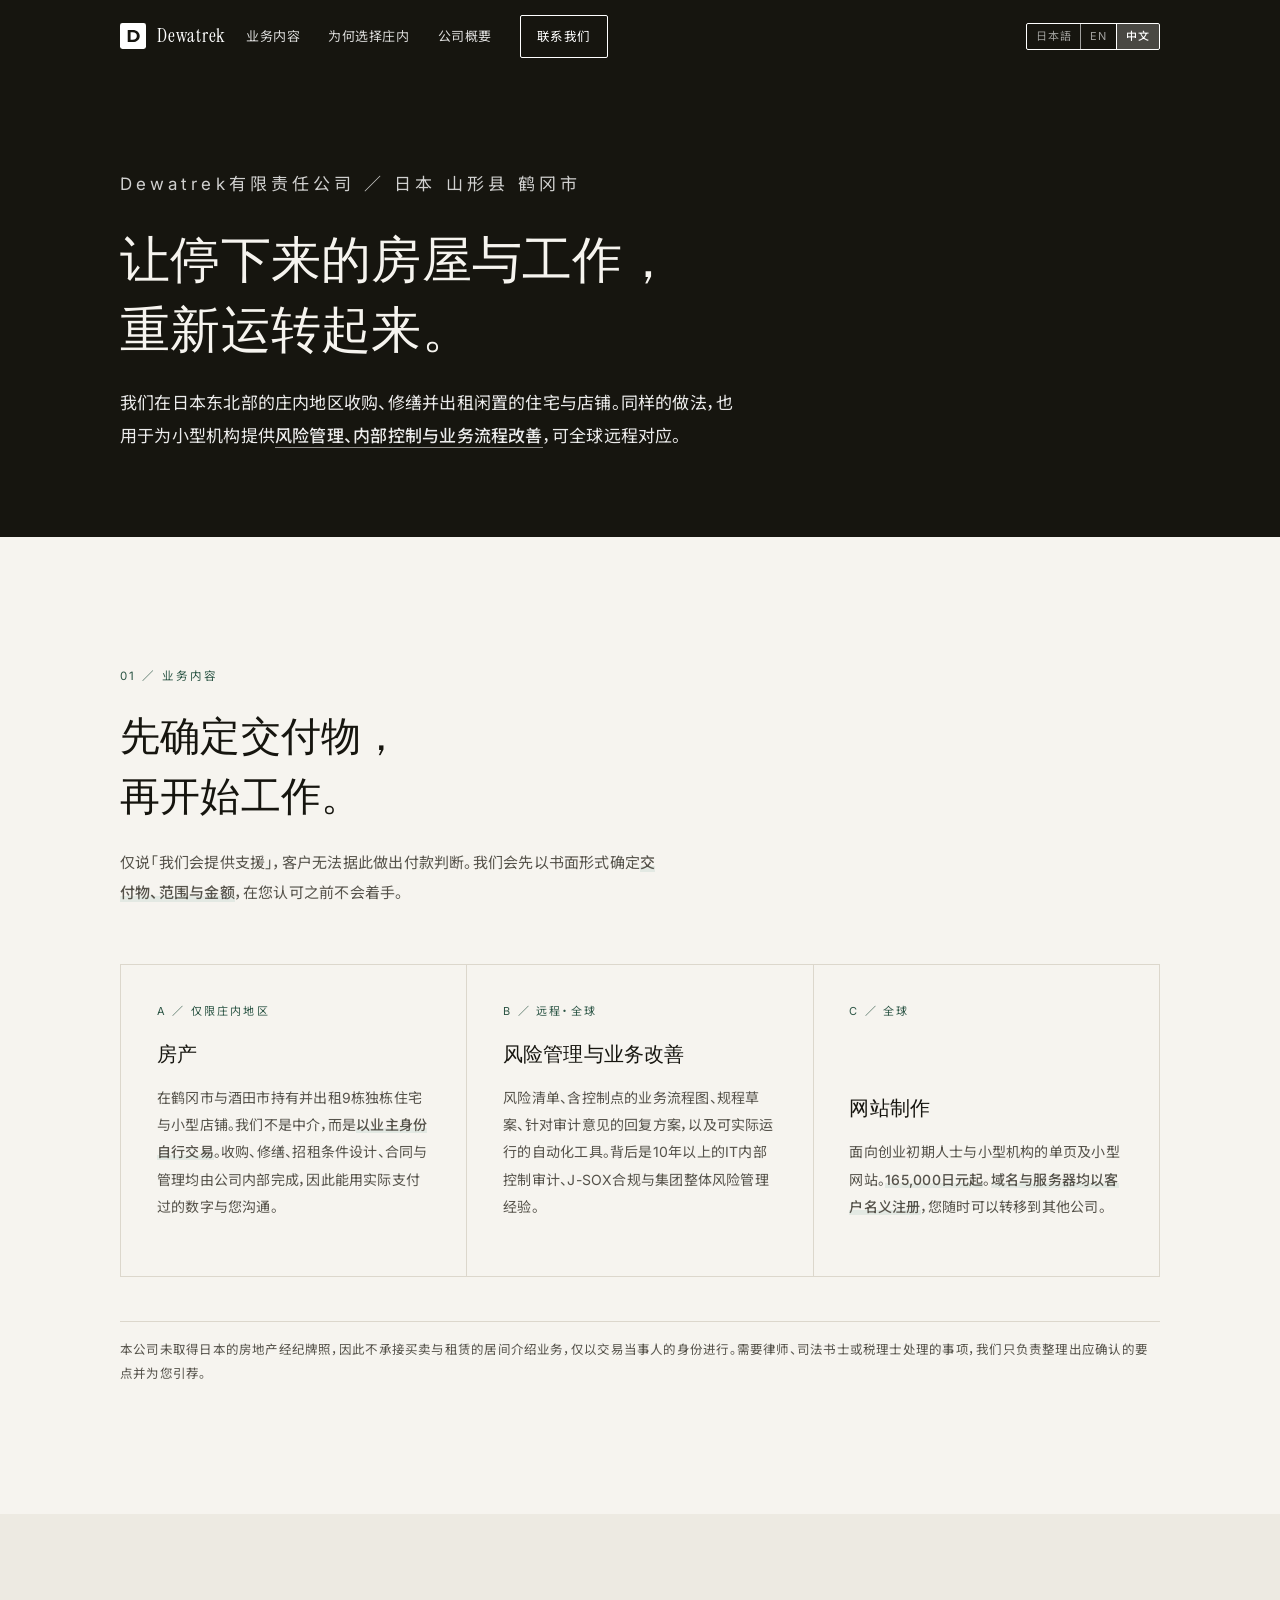
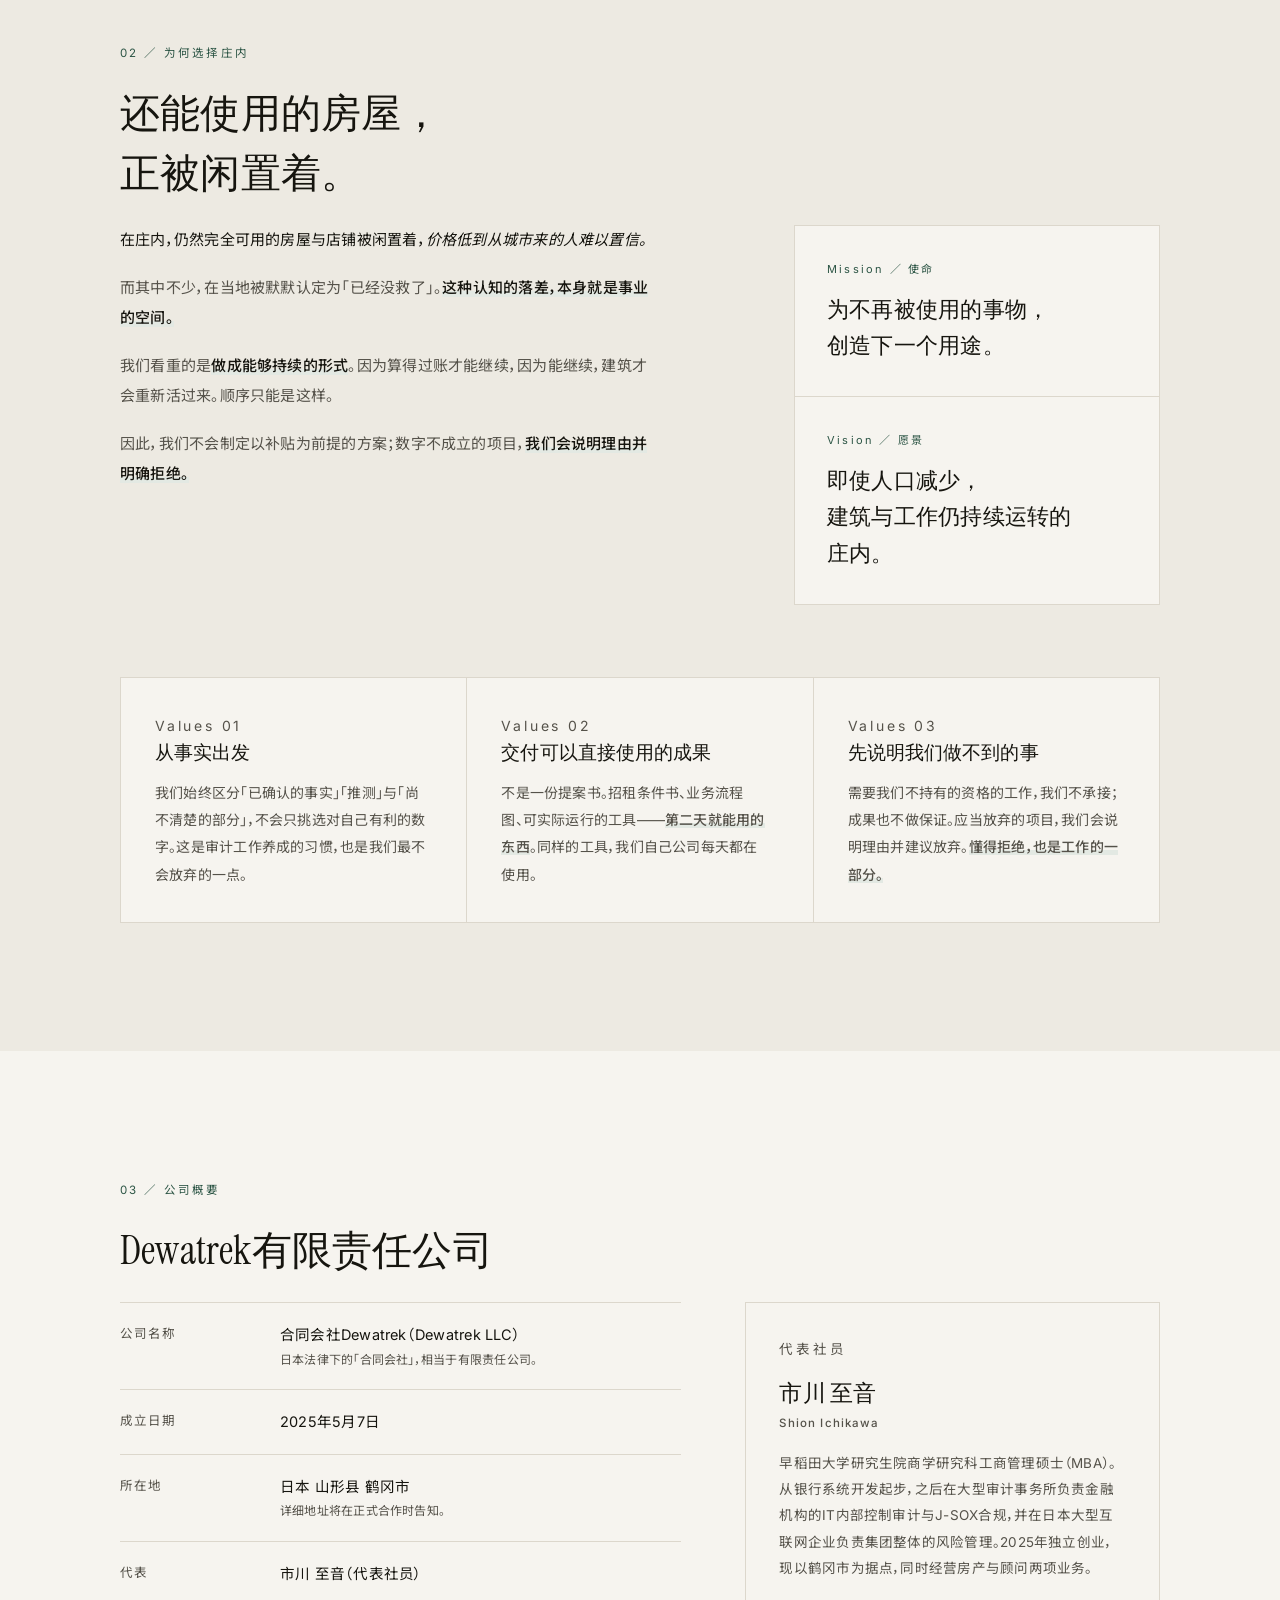
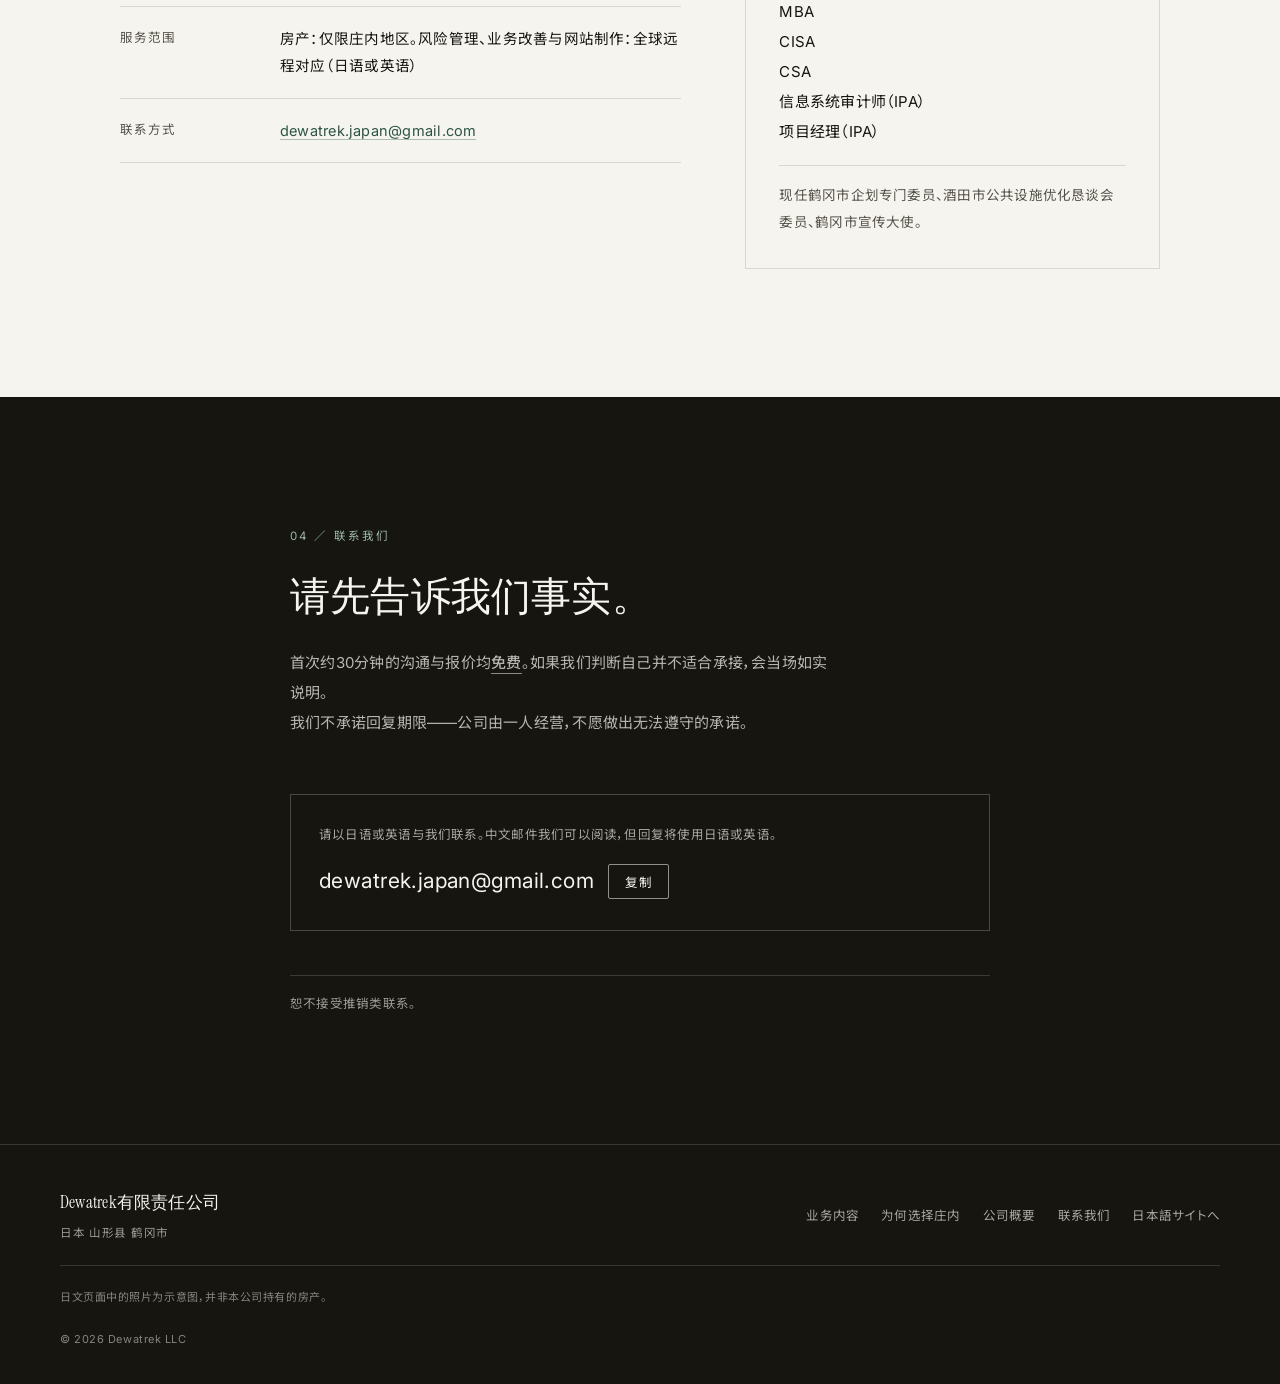
<file: zh/index.html>
<!DOCTYPE html>
<html lang="zh-Hans">
<head>
<meta charset="UTF-8">
<meta name="viewport" content="width=device-width, initial-scale=1">
<title>Dewatrek有限责任公司｜让日本庄内的闲置房屋重新被使用</title>
<meta name="description" content="Dewatrek有限责任公司位于日本山形县鹤冈市。我们收购、修缮并出租庄内地区的闲置住宅与店铺，同时为小型机构提供风险管理、内部控制、业务流程改善与网站制作服务，可全球远程对应。">
<!-- ★检索避免设置。若要允许被搜索引擎收录，请删除下面这一行 robots（日文4页与 robots.txt 也需一并处理） -->
<meta name="robots" content="noindex, nofollow">
<meta name="theme-color" content="#16150F">
<link rel="alternate" hreflang="ja" href="../index.html">
<link rel="alternate" hreflang="en" href="../en/index.html">
<link rel="alternate" hreflang="zh-Hans" href="index.html">
<link rel="alternate" hreflang="x-default" href="../index.html">
<meta property="og:type" content="website">
<meta property="og:title" content="Dewatrek有限责任公司｜让日本庄内的闲置房屋重新被使用">
<meta property="og:description" content="我们在日本乡村收购、修缮并出租闲置房屋，并以同样的做法提供风险管理与业务改善服务。">
<meta property="og:locale" content="zh_CN">
<link rel="icon" href="data:image/svg+xml,%3Csvg xmlns='http://www.w3.org/2000/svg' viewBox='0 0 64 64'%3E%3Crect width='64' height='64' fill='%2316150F'/%3E%3Cpath d='M19 17h12c11 0 17.5 6.4 17.5 15S42 47 31 47H19V17zm7 6v18h5c6.6 0 10.5-3.4 10.5-9s-3.9-9-10.5-9h-5z' fill='%23F6F4EF'/%3E%3C/svg%3E">
<script>document.documentElement.className+=' js';</script>
<link rel="apple-touch-icon" href="../assets/img/apple-touch-icon.png">
<link rel="preconnect" href="https://fonts.googleapis.com">
<link rel="preconnect" href="https://fonts.gstatic.com" crossorigin>
<link href="https://fonts.googleapis.com/css2?family=Instrument+Serif&family=Inter:wght@400;500&family=Noto+Sans+SC:wght@400;500&family=Noto+Serif+SC:wght@500;600&display=swap" rel="stylesheet">
<link rel="stylesheet" href="../assets/css/style.css?v=20260807q">
<style>
/* 中文字体（其余样式与日文版共用同一个 style.css） */
:root{
  --serif:"Instrument Serif","Noto Serif SC",serif;
  --sans:"Inter","Noto Sans SC",-apple-system,BlinkMacSystemFont,"Segoe UI",sans-serif;
}
</style>
</head>
<body>
<a class="skip" href="#main">跳到正文</a>

<header class="hdr stuck" id="hdr">
  <div class="shell hdr-in">
    <a class="brand" href="index.html"><span class="bmark" aria-hidden="true"><svg viewBox="0 0 64 64" width="26" height="26"><rect width="64" height="64" rx="6"/><path d="M19 17h12c11 0 17.5 6.4 17.5 15S42 47 31 47H19V17zm7 6v18h5c6.6 0 10.5-3.4 10.5-9s-3.9-9-10.5-9h-5z"/></svg></span><span>Dewatrek</span></a>
    <nav class="nav" id="nav" aria-label="主导航">
      <a href="#what">业务内容</a>
      <a href="#why">为何选择庄内</a>
      <a href="#company">公司概要</a>
      <a class="cta-sm" href="#contact">联系我们</a>
    </nav>
    <div class="langs" role="group" aria-label="语言切换 / Language">
      <a href="../index.html" hreflang="ja" lang="ja">日本語</a>
      <a href="../en/index.html" hreflang="en" lang="en">EN</a>
      <span aria-current="page">中文</span>
    </div>
    <button class="burger" id="burger" aria-expanded="false" aria-controls="nav" aria-label="打开菜单"><span></span><span></span></button>
  </div>
</header>

<main id="main">
  <section class="phero">
    <div class="shell">
      <p class="kicker">Dewatrek有限责任公司 ／ 日本 山形县 鹤冈市</p>
      <h1>让停下来的房屋与工作，<br>重新运转起来。</h1>
      <p>我们在日本东北部的庄内地区收购、修缮并出租闲置的住宅与店铺。同样的做法，也用于为小型机构提供<strong>风险管理、内部控制与业务流程改善</strong>，可全球远程对应。</p>
    </div>
  </section>

  <section class="sec" id="what">
    <div class="shell">
      <p class="secnum fade">01 ／ 业务内容</p>
      <h2 class="sech fade">先确定交付物，<br>再开始工作。</h2>
      <p class="lede fade">仅说「我们会提供支援」，客户无法据此做出付款判断。我们会先以书面形式确定<strong>交付物、范围与金额</strong>，在您认可之前不会着手。</p>

      <div class="pillars3">
        <article class="fade">
          <p class="p-k">A ／ 仅限庄内地区</p>
          <h3>房产</h3>
          <p>在鹤冈市与酒田市持有并出租9栋独栋住宅与小型店铺。我们不是中介，而是<strong>以业主身份自行交易</strong>。收购、修缮、招租条件设计、合同与管理均由公司内部完成，因此能用实际支付过的数字与您沟通。</p>
        </article>
        <article class="fade d1">
          <p class="p-k">B ／ 远程・全球</p>
          <h3>风险管理与业务改善</h3>
          <p>风险清单、含控制点的业务流程图、规程草案、针对审计意见的回复方案，以及可实际运行的自动化工具。背后是10年以上的IT内部控制审计、J-SOX合规与集团整体风险管理经验。</p>
        </article>
        <article class="fade d2">
          <p class="p-k">C ／ 全球</p>
          <h3>网站制作</h3>
          <p>面向创业初期人士与小型机构的单页及小型网站。<strong>165,000日元起</strong>。<strong>域名与服务器均以客户名义注册</strong>，您随时可以转移到其他公司。</p>
        </article>
      </div>

      <p class="note fade">本公司未取得日本的房地产经纪牌照，因此不承接买卖与租赁的居间介绍业务，仅以交易当事人的身份进行。需要律师、司法书士或税理士处理的事项，我们只负责整理出应确认的要点并为您引荐。</p>
    </div>
  </section>

  <section class="sec sec-alt" id="why">
    <div class="shell">
      <p class="secnum fade">02 ／ 为何选择庄内</p>
      <h2 class="sech fade">还能使用的房屋，<br>正被闲置着。</h2>

      <div class="creed">
        <div class="creed-body fade">
          <p class="lead-xl">在庄内，仍然完全可用的房屋与店铺被闲置着，<em>价格低到从城市来的人难以置信。</em></p>
          <p>而其中不少，在当地被默默认定为「已经没救了」。<strong>这种认知的落差，本身就是事业的空间。</strong></p>
          <p>我们看重的是<strong>做成能够持续的形式</strong>。因为算得过账才能继续，因为能继续，建筑才会重新活过来。顺序只能是这样。</p>
          <p>因此，我们不会制定以补贴为前提的方案；数字不成立的项目，<strong>我们会说明理由并明确拒绝。</strong></p>
        </div>
        <div class="creed-mv">
          <div class="mv fade">
            <p class="mv-k">Mission ／ 使命</p>
            <p class="mv-t">为不再被使用的事物，<br>创造下一个用途。</p>
          </div>
          <div class="mv fade d1">
            <p class="mv-k">Vision ／ 愿景</p>
            <p class="mv-t">即使人口减少，<br>建筑与工作仍持续运转的庄内。</p>
          </div>
        </div>
      </div>

      <ol class="values">
        <li class="fade">
          <p class="v-n">Values 01</p>
          <h3>从事实出发</h3>
          <p>我们始终区分「已确认的事实」「推测」与「尚不清楚的部分」，不会只挑选对自己有利的数字。这是审计工作养成的习惯，也是我们最不会放弃的一点。</p>
        </li>
        <li class="fade d1">
          <p class="v-n">Values 02</p>
          <h3>交付可以直接使用的成果</h3>
          <p>不是一份提案书。招租条件书、业务流程图、可实际运行的工具——<strong>第二天就能用的东西</strong>。同样的工具，我们自己公司每天都在使用。</p>
        </li>
        <li class="fade d2">
          <p class="v-n">Values 03</p>
          <h3>先说明我们做不到的事</h3>
          <p>需要我们不持有的资格的工作，我们不承接；成果也不做保证。应当放弃的项目，我们会说明理由并建议放弃。<strong>懂得拒绝，也是工作的一部分。</strong></p>
        </li>
      </ol>
    </div>
  </section>

  <section class="sec" id="company">
    <div class="shell">
      <p class="secnum fade">03 ／ 公司概要</p>
      <h2 class="sech fade">Dewatrek有限责任公司</h2>

      <div class="co">
        <dl class="dl fade">
          <div><dt>公司名称</dt><dd>合同会社Dewatrek（Dewatrek LLC）<span class="sub">日本法律下的「合同会社」，相当于有限责任公司。</span></dd></div>
          <div><dt>成立日期</dt><dd>2025年5月7日</dd></div>
          <div><dt>所在地</dt><dd>日本 山形县 鹤冈市<span class="sub">详细地址将在正式合作时告知。</span></dd></div>
          <div><dt>代表</dt><dd>市川 至音（代表社员）</dd></div>
          <div><dt>服务范围</dt><dd>房产：仅限庄内地区。风险管理、业务改善与网站制作：全球远程对应（日语或英语）</dd></div>
          <div><dt>联系方式</dt><dd><a href="mailto:dewatrek.japan@gmail.com">dewatrek.japan@gmail.com</a></dd></div>
        </dl>

        <aside class="rep fade">
          <p class="rep-k">代表社员</p>
          <h3 class="rep-n">市川 至音<span>Shion Ichikawa</span></h3>
          <p>早稻田大学研究生院商学研究科工商管理硕士（MBA）。从银行系统开发起步，之后在大型审计事务所负责金融机构的IT内部控制审计与J-SOX合规，并在日本大型互联网企业负责集团整体的风险管理。2025年独立创业，现以鹤冈市为据点，同时经营房产与顾问两项业务。</p>
          <ul class="tags tags--light">
            <li>MBA</li><li>CISA</li><li>CSA</li><li>信息系统审计师（IPA）</li><li>项目经理（IPA）</li>
          </ul>
          <p class="rep-roles">现任鹤冈市企划专门委员、酒田市公共设施优化恳谈会委员、鹤冈市宣传大使。</p>
        </aside>
      </div>
    </div>
  </section>

  <section class="sec contact" id="contact">
    <div class="shell contact-in">
      <p class="secnum fade">04 ／ 联系我们</p>
      <h2 class="sech fade">请先告诉我们事实。</h2>
      <p class="lede fade">首次约30分钟的沟通与报价均<strong>免费</strong>。如果我们判断自己并不适合承接，会当场如实说明。<br>我们不承诺回复期限——公司由一人经营，不愿做出无法遵守的承诺。</p>
      <div class="mailbox fade">
        <p class="mailbox-k">请以日语或英语与我们联系。中文邮件我们可以阅读，但回复将使用日语或英语。</p>
        <p class="mailbox-a"><span>dewatrek.japan@gmail.com</span><button type="button" class="copy" data-copy="dewatrek.japan@gmail.com">复制</button></p>
      </div>
      <p class="note fade">恕不接受推销类联系。</p>
    </div>
  </section>
</main>

<footer class="ftr">
  <div class="shell ftr-in">
    <p class="ftr-b">Dewatrek有限责任公司<span>日本 山形县 鹤冈市</span></p>
    <nav class="ftr-nav" aria-label="页脚导航">
      <a href="#what">业务内容</a>
      <a href="#why">为何选择庄内</a>
      <a href="#company">公司概要</a>
      <a href="#contact">联系我们</a>
      <a href="../index.html" hreflang="ja" lang="ja">日本語サイトへ</a>
    </nav>
    <p class="ftr-note">日文页面中的照片为示意图，并非本公司持有的房产。</p>
    <p class="ftr-c">© <span id="y">2026</span> Dewatrek LLC</p>
  </div>
</footer>
<script src="../assets/js/main.js?v=20260807q"></script>
</body>
</html>
</file>
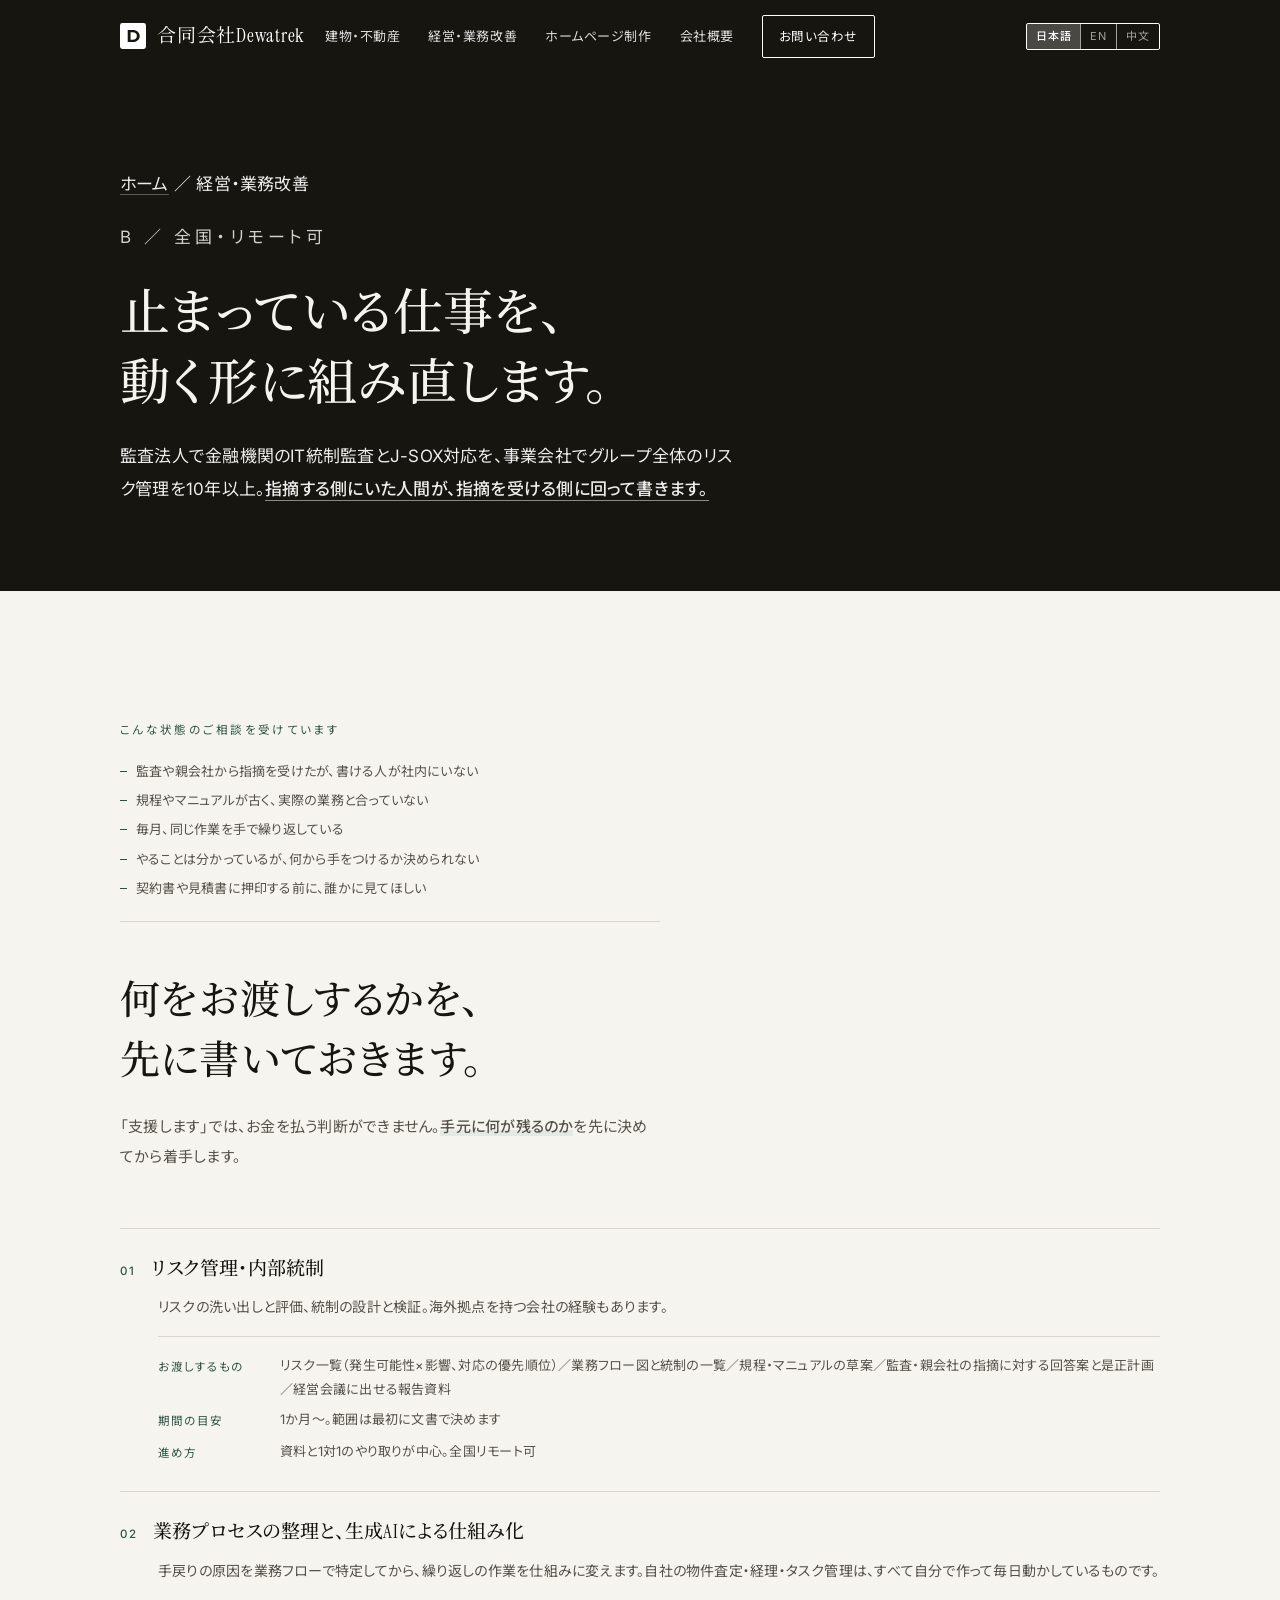
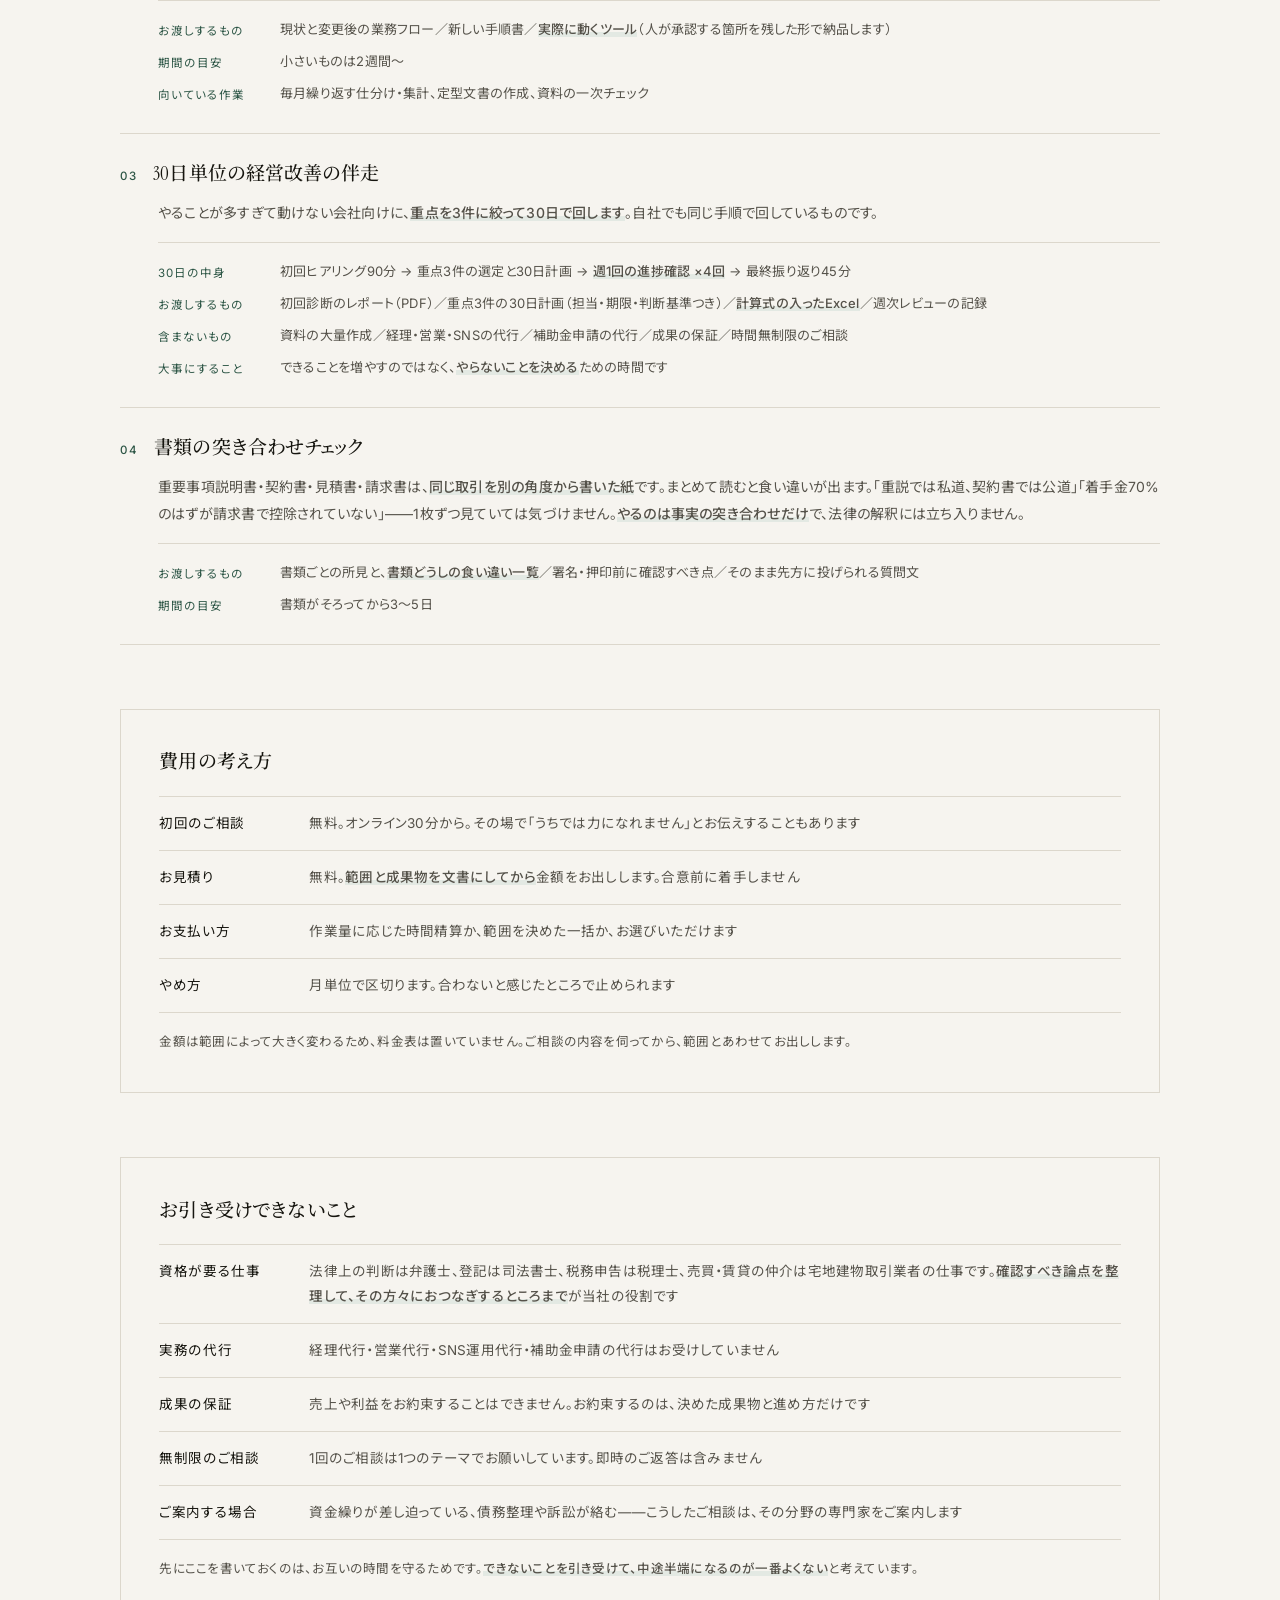
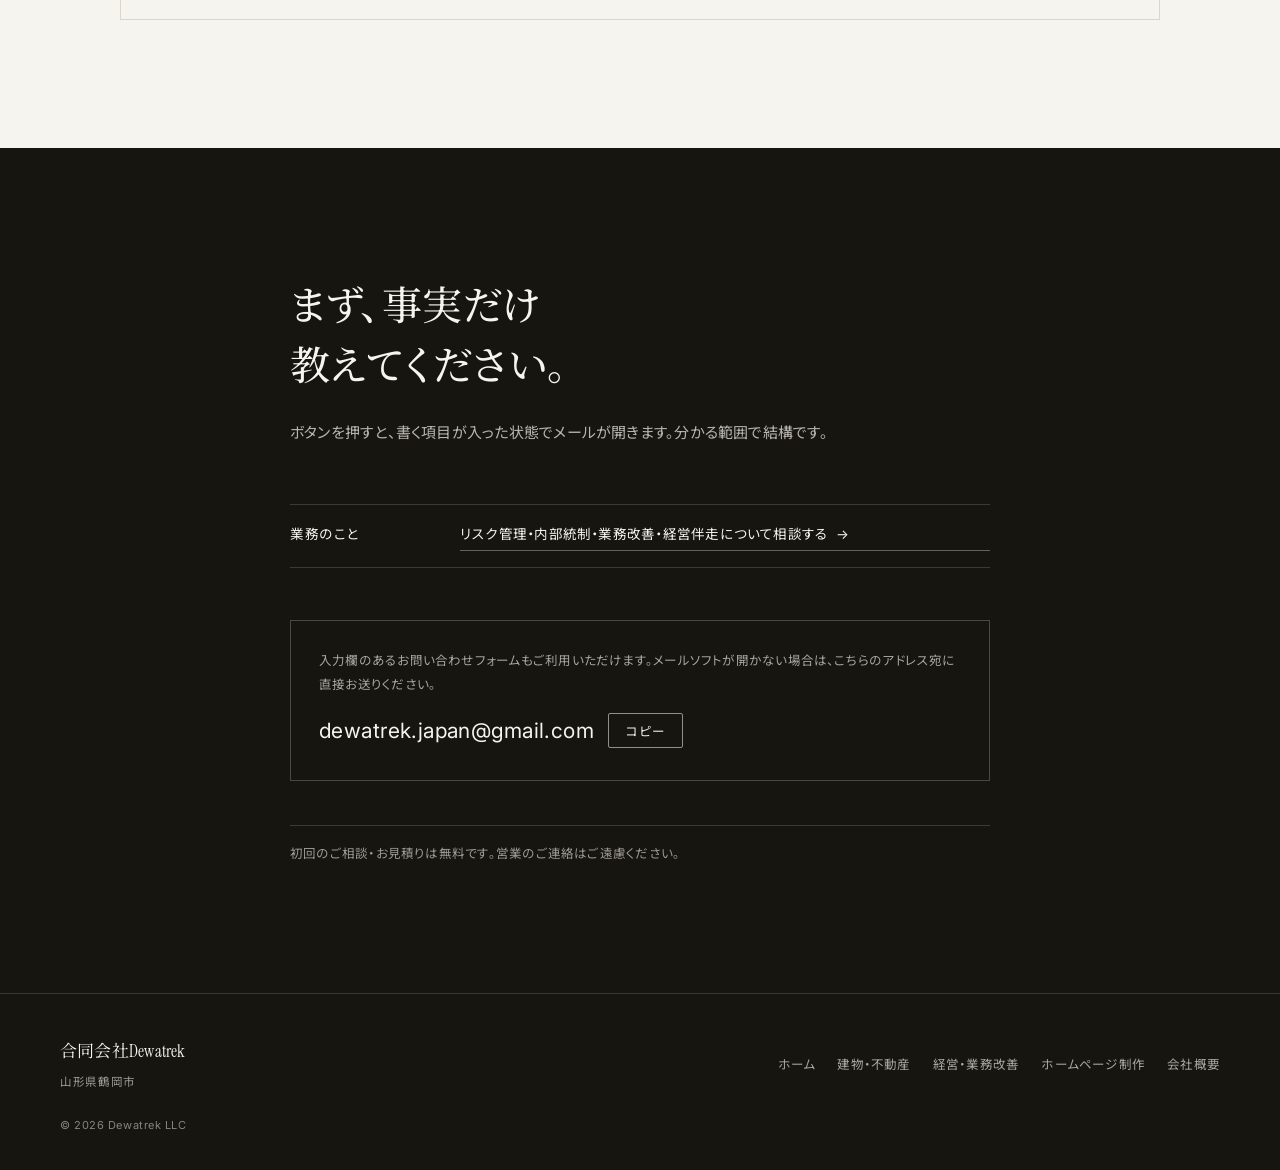
<file: business.html>
<!DOCTYPE html>
<html lang="ja">
<head>
<meta charset="UTF-8">
<meta name="viewport" content="width=device-width, initial-scale=1">
<title>リスク管理・内部統制・業務改善・30日経営実行支援｜合同会社Dewatrek</title>
<meta name="description" content="監査法人でIT統制監査とJ-SOX対応、事業会社でグループ全体のリスク管理を10年以上。リスク一覧、業務フロー、規程草案、動くツールなど、そのまま使える成果物でお渡しします。全国リモート可、初回相談無料。">
<!-- ★検索避け。検索に載せてよくなったら、この下の robots 行を消すこと（4ページ全部＋robots.txt） -->
<meta name="robots" content="noindex, nofollow">
<meta name="theme-color" content="#16150F">
<link rel="alternate" hreflang="ja" href="index.html">
<link rel="alternate" hreflang="en" href="en/index.html">
<link rel="alternate" hreflang="zh-Hans" href="zh/index.html">
<link rel="alternate" hreflang="x-default" href="index.html">
<meta property="og:type" content="article">
<meta property="og:title" content="リスク管理・内部統制・業務改善｜合同会社Dewatrek">
<meta property="og:description" content="指摘する側にいた人間が、指摘を受ける側に回って書きます。全国リモート可。">
<meta property="og:locale" content="ja_JP">
<link rel="icon" href="data:image/svg+xml,%3Csvg xmlns='http://www.w3.org/2000/svg' viewBox='0 0 64 64'%3E%3Crect width='64' height='64' fill='%2316150F'/%3E%3Cpath d='M19 17h12c11 0 17.5 6.4 17.5 15S42 47 31 47H19V17zm7 6v18h5c6.6 0 10.5-3.4 10.5-9s-3.9-9-10.5-9h-5z' fill='%23F6F4EF'/%3E%3C/svg%3E">
<script>document.documentElement.className+=' js';</script>
<link rel="manifest" href="manifest.json">
<link rel="apple-touch-icon" href="assets/img/apple-touch-icon.png">
<meta name="apple-mobile-web-app-capable" content="yes">
<meta name="apple-mobile-web-app-title" content="Dewatrek">
<meta name="mobile-web-app-capable" content="yes">
<link rel="preconnect" href="https://fonts.googleapis.com">
<link rel="preconnect" href="https://fonts.gstatic.com" crossorigin>
<link href="https://fonts.googleapis.com/css2?family=Instrument+Serif&family=Inter:wght@400;500&family=Noto+Sans+JP:wght@400;500&family=Noto+Serif+JP:wght@500;600&display=swap" rel="stylesheet">
<link rel="stylesheet" href="assets/css/style.css?v=20260807q">
</head>
<body>
<a class="skip" href="#main">本文へスキップ</a>

<header class="hdr stuck" id="hdr">
  <div class="shell hdr-in">
    <a class="brand" href="index.html"><span class="bmark" aria-hidden="true"><svg viewBox="0 0 64 64" width="26" height="26"><rect width="64" height="64" rx="6"/><path d="M19 17h12c11 0 17.5 6.4 17.5 15S42 47 31 47H19V17zm7 6v18h5c6.6 0 10.5-3.4 10.5-9s-3.9-9-10.5-9h-5z"/></svg></span><span>合同会社Dewatrek</span></a>
    <nav class="nav" id="nav" aria-label="メインナビゲーション">
      <a href="real-estate.html">建物・不動産</a>
      <a href="business.html">経営・業務改善</a>
      <a href="web.html">ホームページ制作</a>
      <a href="index.html#company">会社概要</a>
      <a class="cta-sm" href="index.html#contact">お問い合わせ</a>
    </nav>
    <div class="langs" role="group" aria-label="言語切替 / Language">
      <span aria-current="page">日本語</span>
      <a href="en/index.html" hreflang="en" lang="en">EN</a>
      <a href="zh/index.html" hreflang="zh-Hans" lang="zh-Hans">中文</a>
    </div>
    <button class="burger" id="burger" aria-expanded="false" aria-controls="nav" aria-label="メニューを開く"><span></span><span></span></button>
  </div>
</header>

<main id="main">
  <section class="phero">
    <div class="shell">
      <p class="crumb"><a href="index.html">ホーム</a> ／ 経営・業務改善</p>
      <p class="kicker">B ／ 全国・リモート可</p>
      <h1>止まっている仕事を、<br>動く形に組み直します。</h1>
      <p>監査法人で金融機関のIT統制監査とJ-SOX対応を、事業会社でグループ全体のリスク管理を10年以上。<strong>指摘する側にいた人間が、指摘を受ける側に回って書きます。</strong></p>
    </div>
  </section>

  <section class="sec">
    <div class="shell">
      <p class="secnum fade">こんな状態のご相談を受けています</p>
      <ul class="sit fade" style="max-width:60ch">
        <li>監査や親会社から指摘を受けたが、書ける人が社内にいない</li>
        <li>規程やマニュアルが古く、実際の業務と合っていない</li>
        <li>毎月、同じ作業を手で繰り返している</li>
        <li>やることは分かっているが、何から手をつけるか決められない</li>
        <li>契約書や見積書に押印する前に、誰かに見てほしい</li>
      </ul>

      <h2 class="sech fade" style="margin-top:48px">何をお渡しするかを、<br>先に書いておきます。</h2>
      <p class="lede fade">「支援します」では、お金を払う判断ができません。<strong>手元に何が残るのか</strong>を先に決めてから着手します。</p>

      <div class="svc-list">
        <article class="svc-i fade">
          <h3><span>01</span>リスク管理・内部統制</h3>
          <p>リスクの洗い出しと評価、統制の設計と検証。海外拠点を持つ会社の経験もあります。</p>
          <dl class="deliv">
            <dt>お渡しするもの</dt><dd>リスク一覧（発生可能性×影響、対応の優先順位）／業務フロー図と統制の一覧／規程・マニュアルの草案／監査・親会社の指摘に対する回答案と是正計画／経営会議に出せる報告資料</dd>
            <dt>期間の目安</dt><dd>1か月〜。範囲は最初に文書で決めます</dd>
            <dt>進め方</dt><dd>資料と1対1のやり取りが中心。全国リモート可</dd>
          </dl>
        </article>

        <article class="svc-i fade">
          <h3><span>02</span>業務プロセスの整理と、生成AIによる仕組み化</h3>
          <p>手戻りの原因を業務フローで特定してから、繰り返しの作業を仕組みに変えます。自社の物件査定・経理・タスク管理は、すべて自分で作って毎日動かしているものです。</p>
          <dl class="deliv">
            <dt>お渡しするもの</dt><dd>現状と変更後の業務フロー／新しい手順書／<strong>実際に動くツール</strong>（人が承認する箇所を残した形で納品します）</dd>
            <dt>期間の目安</dt><dd>小さいものは2週間〜</dd>
            <dt>向いている作業</dt><dd>毎月繰り返す仕分け・集計、定型文書の作成、資料の一次チェック</dd>
          </dl>
        </article>

        <article class="svc-i fade">
          <h3><span>03</span>30日単位の経営改善の伴走</h3>
          <p>やることが多すぎて動けない会社向けに、<strong>重点を3件に絞って30日で回します</strong>。自社でも同じ手順で回しているものです。</p>
          <dl class="deliv">
            <dt>30日の中身</dt><dd>初回ヒアリング90分 → 重点3件の選定と30日計画 → <strong>週1回の進捗確認 ×4回</strong> → 最終振り返り45分</dd>
            <dt>お渡しするもの</dt><dd>初回診断のレポート（PDF）／重点3件の30日計画（担当・期限・判断基準つき）／<strong>計算式の入ったExcel</strong>／週次レビューの記録</dd>
            <dt>含まないもの</dt><dd>資料の大量作成／経理・営業・SNSの代行／補助金申請の代行／成果の保証／時間無制限のご相談</dd>
            <dt>大事にすること</dt><dd>できることを増やすのではなく、<strong>やらないことを決める</strong>ための時間です</dd>
          </dl>
        </article>

        <article class="svc-i fade">
          <h3><span>04</span>書類の突き合わせチェック</h3>
          <p>重要事項説明書・契約書・見積書・請求書は、<strong>同じ取引を別の角度から書いた紙</strong>です。まとめて読むと食い違いが出ます。「重説では私道、契約書では公道」「着手金70%のはずが請求書で控除されていない」——1枚ずつ見ていては気づけません。<strong>やるのは事実の突き合わせだけ</strong>で、法律の解釈には立ち入りません。</p>
          <dl class="deliv">
            <dt>お渡しするもの</dt><dd>書類ごとの所見と、<strong>書類どうしの食い違い一覧</strong>／署名・押印前に確認すべき点／そのまま先方に投げられる質問文</dd>
            <dt>期間の目安</dt><dd>書類がそろってから3〜5日</dd>
          </dl>
        </article>
      </div>

      <div class="price fade">
        <h3>費用の考え方</h3>
        <ul>
          <li><span>初回のご相談</span><span>無料。オンライン30分から。その場で「うちでは力になれません」とお伝えすることもあります</span></li>
          <li><span>お見積り</span><span>無料。<strong>範囲と成果物を文書にしてから</strong>金額をお出しします。合意前に着手しません</span></li>
          <li><span>お支払い方</span><span>作業量に応じた時間精算か、範囲を決めた一括か、お選びいただけます</span></li>
          <li><span>やめ方</span><span>月単位で区切ります。合わないと感じたところで止められます</span></li>
        </ul>
        <p class="price-n">金額は範囲によって大きく変わるため、料金表は置いていません。ご相談の内容を伺ってから、範囲とあわせてお出しします。</p>
      </div>

      <div class="price fade">
        <h3>お引き受けできないこと</h3>
        <ul>
          <li><span>資格が要る仕事</span><span>法律上の判断は弁護士、登記は司法書士、税務申告は税理士、売買・賃貸の仲介は宅地建物取引業者の仕事です。<strong>確認すべき論点を整理して、その方々におつなぎするところまで</strong>が当社の役割です</span></li>
          <li><span>実務の代行</span><span>経理代行・営業代行・SNS運用代行・補助金申請の代行はお受けしていません</span></li>
          <li><span>成果の保証</span><span>売上や利益をお約束することはできません。お約束するのは、決めた成果物と進め方だけです</span></li>
          <li><span>無制限のご相談</span><span>1回のご相談は1つのテーマでお願いしています。即時のご返答は含みません</span></li>
          <li><span>ご案内する場合</span><span>資金繰りが差し迫っている、債務整理や訴訟が絡む——こうしたご相談は、その分野の専門家をご案内します</span></li>
        </ul>
        <p class="price-n">先にここを書いておくのは、お互いの時間を守るためです。<strong>できないことを引き受けて、中途半端になるのが一番よくない</strong>と考えています。</p>
      </div>
    </div>
  </section>

  <section class="sec sec-cta contact">
    <div class="shell contact-in">
      <h2 class="sech fade">まず、事実だけ<br>教えてください。</h2>
      <p class="lede fade">ボタンを押すと、書く項目が入った状態でメールが開きます。分かる範囲で結構です。</p>
      <ul class="ask fade">
        <li><span>業務のこと</span><a data-mail="biz" href="mailto:dewatrek.japan@gmail.com?subject=%E6%A5%AD%E5%8B%99%E3%81%AE%E3%81%94%E7%9B%B8%E8%AB%87">リスク管理・内部統制・業務改善・経営伴走について相談する<span aria-hidden="true">→</span></a></li>
      </ul>
      <div class="mailbox fade">
        <p class="mailbox-k">入力欄のある<a href="index.html#contact">お問い合わせフォーム</a>もご利用いただけます。メールソフトが開かない場合は、こちらのアドレス宛に直接お送りください。</p>
        <p class="mailbox-a"><span>dewatrek.japan@gmail.com</span><button type="button" class="copy" data-copy="dewatrek.japan@gmail.com">コピー</button></p>
      </div>
      <p class="note fade">初回のご相談・お見積りは無料です。営業のご連絡はご遠慮ください。</p>
    </div>
  </section>
</main>

<footer class="ftr">
  <div class="shell ftr-in">
    <p class="ftr-b">合同会社Dewatrek<span>山形県鶴岡市</span></p>
    <nav class="ftr-nav" aria-label="フッターナビゲーション">
      <a href="index.html">ホーム</a>
      <a href="real-estate.html">建物・不動産</a>
      <a href="business.html">経営・業務改善</a>
      <a href="web.html">ホームページ制作</a>
      <a href="index.html#company">会社概要</a>
    </nav>
    <p class="ftr-c">© <span id="y">2026</span> Dewatrek LLC</p>
  </div>
</footer>
<script src="assets/js/main.js?v=20260807q"></script>
</body>
</html>
</file>
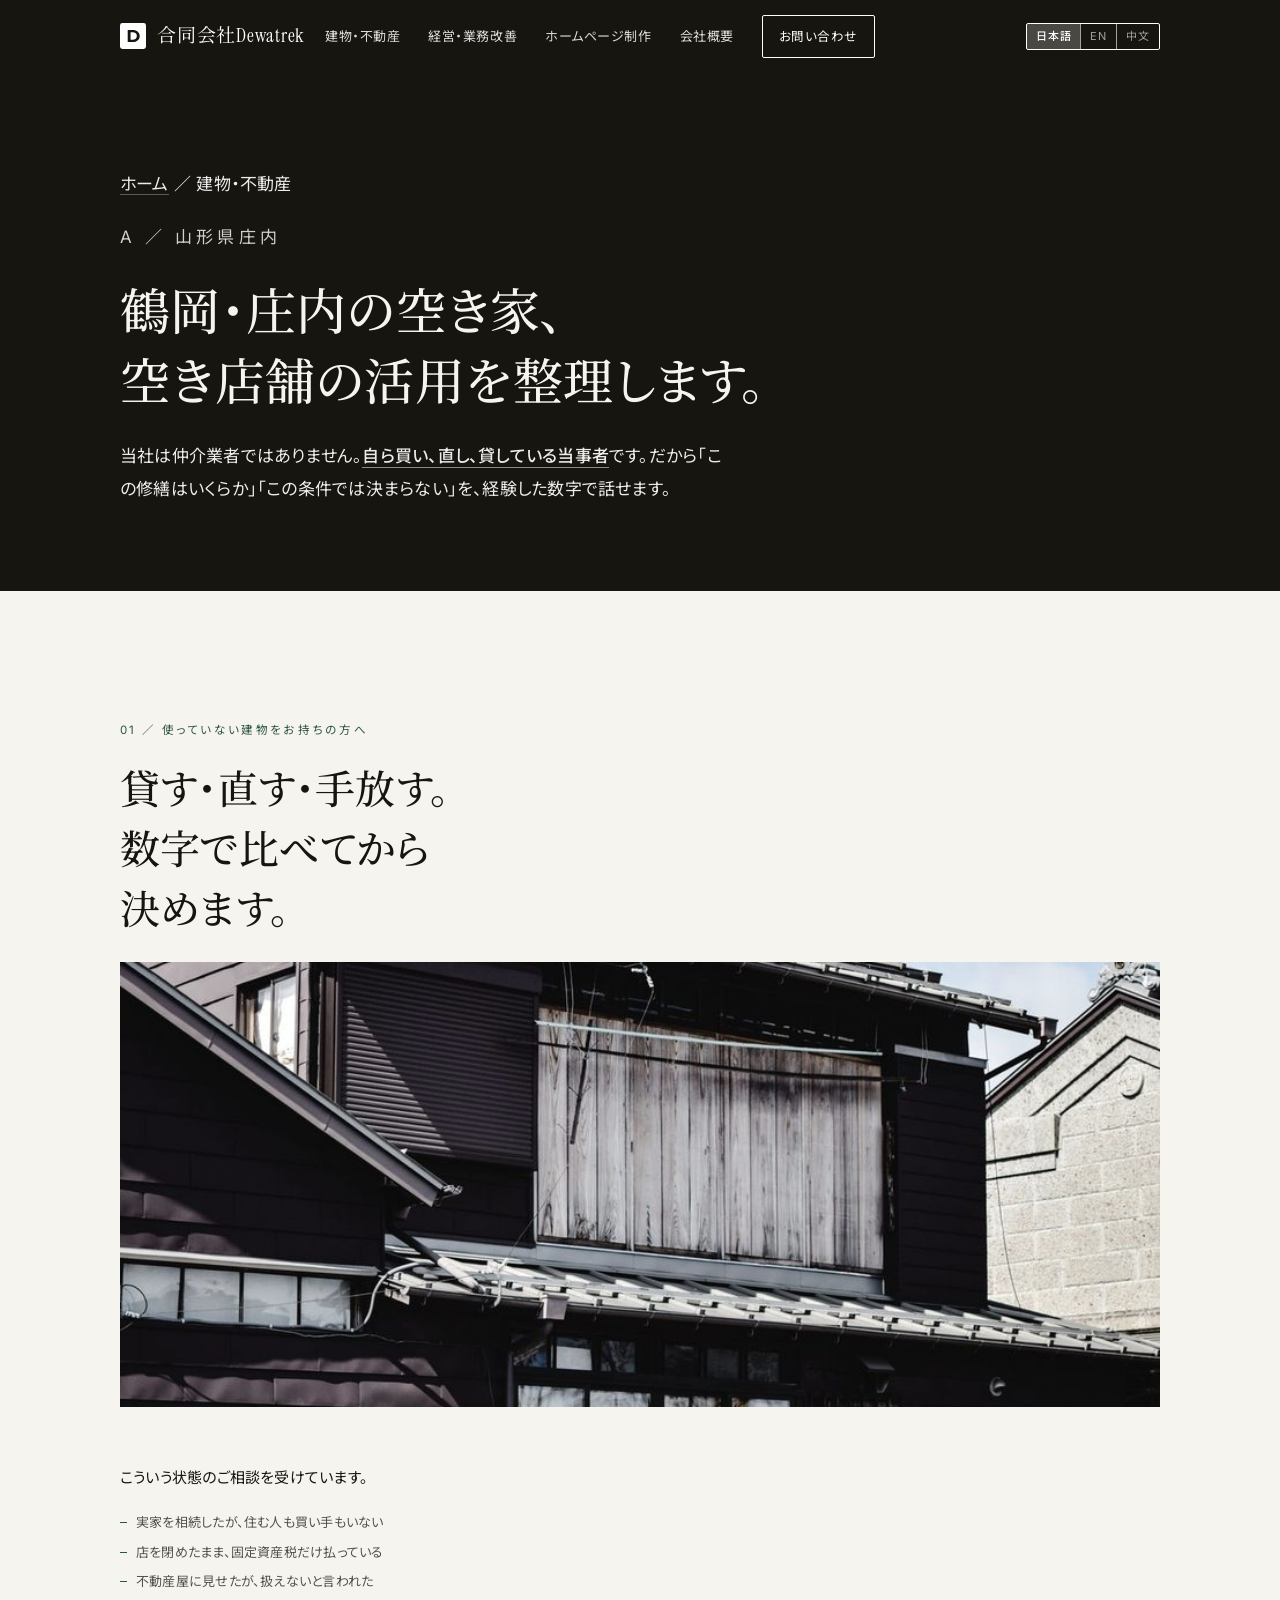
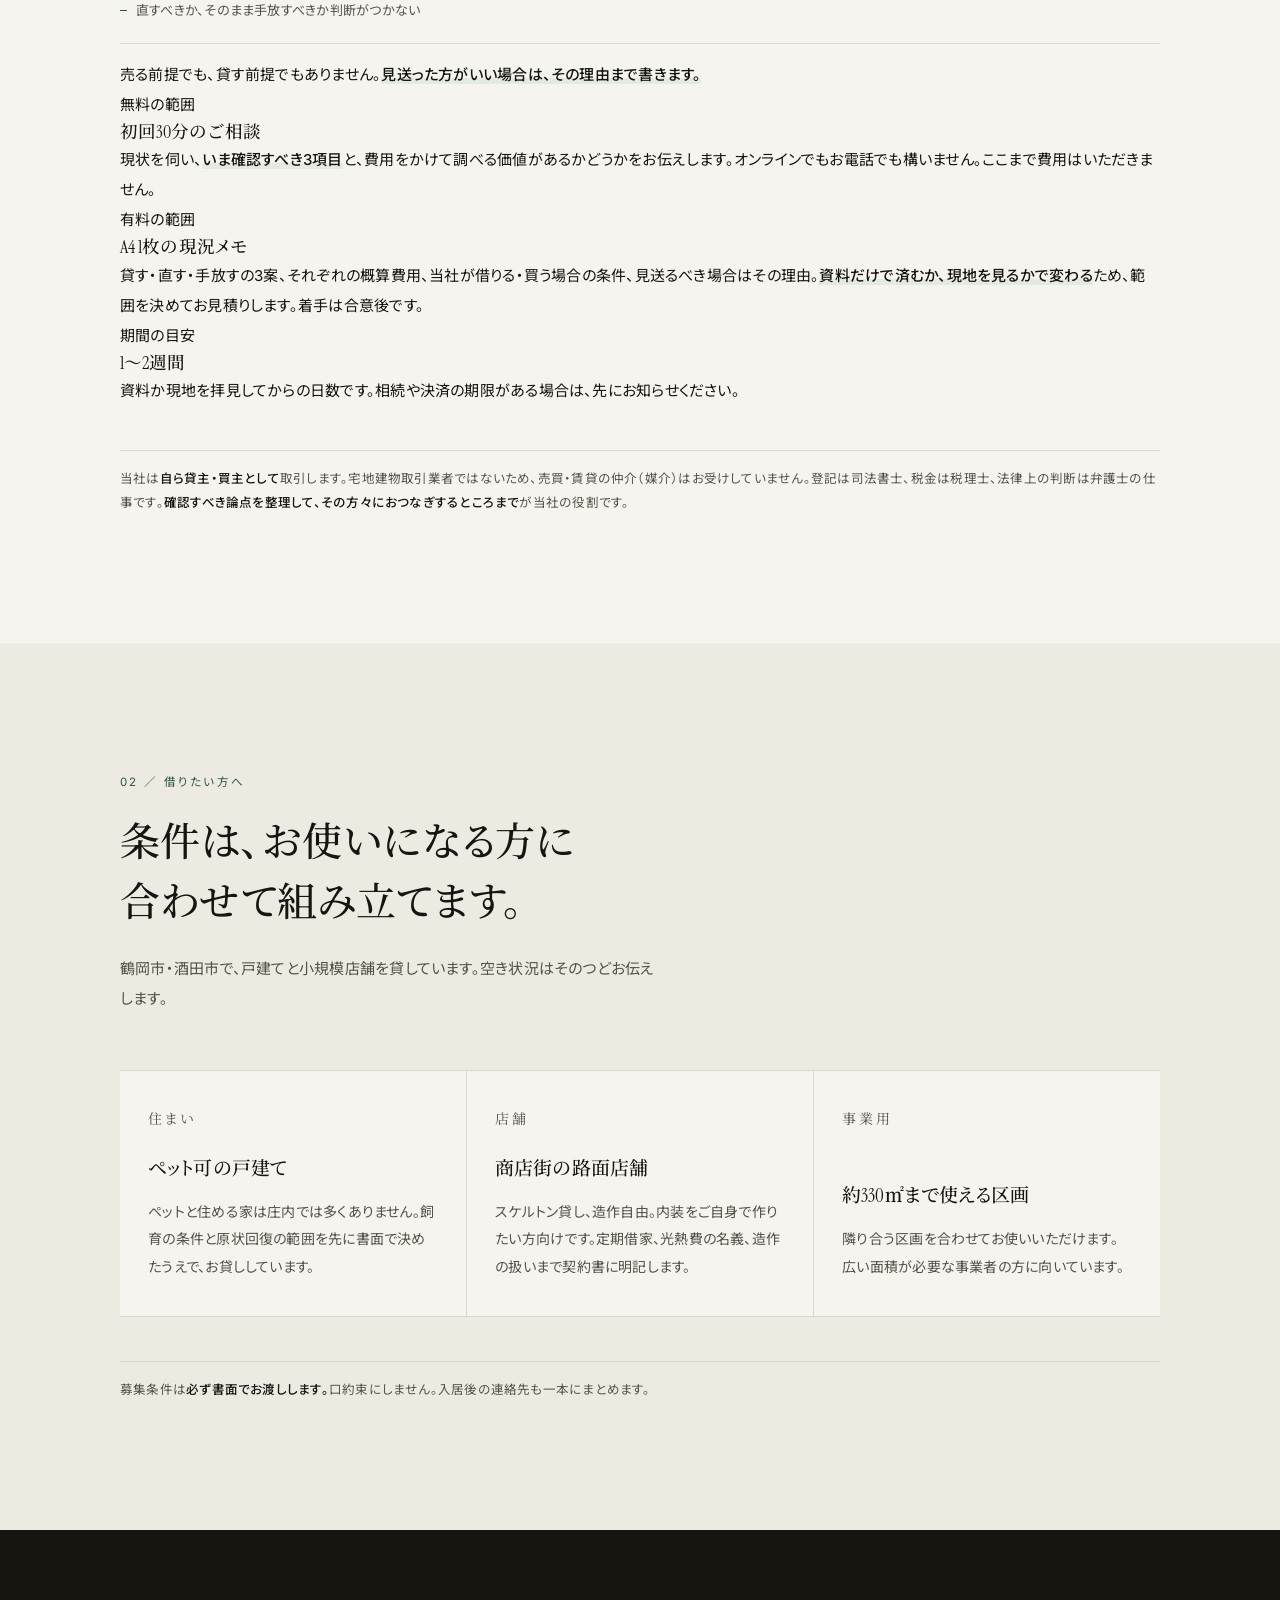
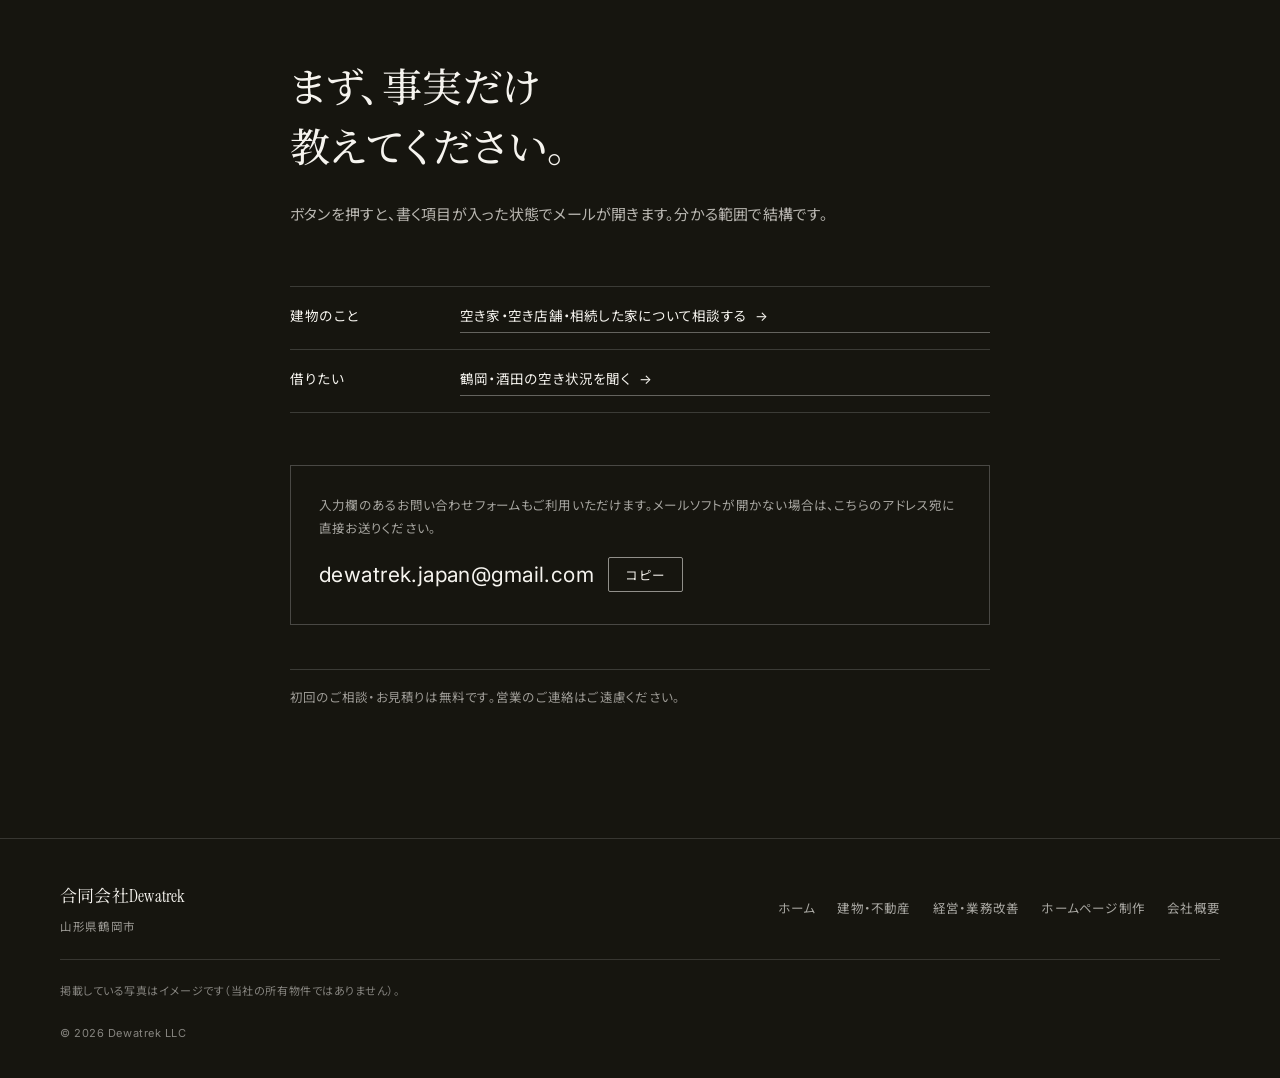
<file: real-estate.html>
<!DOCTYPE html>
<html lang="ja">
<head>
<meta charset="UTF-8">
<meta name="viewport" content="width=device-width, initial-scale=1">
<title>鶴岡・庄内の空き家、空き店舗の活用｜合同会社Dewatrek</title>
<meta name="description" content="山形県鶴岡市・酒田市で戸建てと小規模店舗を9棟、自ら貸主として運営しています。使っていない建物について、貸す・直す・手放すを数字で比べて整理します。初回30分の相談は無料。">
<!-- ★検索避け。検索に載せてよくなったら、この下の robots 行を消すこと（4ページ全部＋robots.txt） -->
<meta name="robots" content="noindex, nofollow">
<meta name="theme-color" content="#16150F">
<link rel="alternate" hreflang="ja" href="index.html">
<link rel="alternate" hreflang="en" href="en/index.html">
<link rel="alternate" hreflang="zh-Hans" href="zh/index.html">
<link rel="alternate" hreflang="x-default" href="index.html">
<meta property="og:type" content="article">
<meta property="og:title" content="鶴岡・庄内の空き家、空き店舗の活用｜合同会社Dewatrek">
<meta property="og:description" content="貸す・直す・手放すを数字で比べて整理します。当社が借りる・買う場合もあります。">
<meta property="og:locale" content="ja_JP">
<link rel="icon" href="data:image/svg+xml,%3Csvg xmlns='http://www.w3.org/2000/svg' viewBox='0 0 64 64'%3E%3Crect width='64' height='64' fill='%2316150F'/%3E%3Cpath d='M19 17h12c11 0 17.5 6.4 17.5 15S42 47 31 47H19V17zm7 6v18h5c6.6 0 10.5-3.4 10.5-9s-3.9-9-10.5-9h-5z' fill='%23F6F4EF'/%3E%3C/svg%3E">
<script>document.documentElement.className+=' js';</script>
<link rel="manifest" href="manifest.json">
<link rel="apple-touch-icon" href="assets/img/apple-touch-icon.png">
<meta name="apple-mobile-web-app-capable" content="yes">
<meta name="apple-mobile-web-app-title" content="Dewatrek">
<meta name="mobile-web-app-capable" content="yes">
<link rel="preconnect" href="https://fonts.googleapis.com">
<link rel="preconnect" href="https://fonts.gstatic.com" crossorigin>
<link href="https://fonts.googleapis.com/css2?family=Instrument+Serif&family=Inter:wght@400;500&family=Noto+Sans+JP:wght@400;500&family=Noto+Serif+JP:wght@500;600&display=swap" rel="stylesheet">
<link rel="stylesheet" href="assets/css/style.css?v=20260807q">
</head>
<body>
<a class="skip" href="#main">本文へスキップ</a>

<header class="hdr stuck" id="hdr">
  <div class="shell hdr-in">
    <a class="brand" href="index.html"><span class="bmark" aria-hidden="true"><svg viewBox="0 0 64 64" width="26" height="26"><rect width="64" height="64" rx="6"/><path d="M19 17h12c11 0 17.5 6.4 17.5 15S42 47 31 47H19V17zm7 6v18h5c6.6 0 10.5-3.4 10.5-9s-3.9-9-10.5-9h-5z"/></svg></span><span>合同会社Dewatrek</span></a>
    <nav class="nav" id="nav" aria-label="メインナビゲーション">
      <a href="real-estate.html">建物・不動産</a>
      <a href="business.html">経営・業務改善</a>
      <a href="web.html">ホームページ制作</a>
      <a href="index.html#company">会社概要</a>
      <a class="cta-sm" href="index.html#contact">お問い合わせ</a>
    </nav>
    <div class="langs" role="group" aria-label="言語切替 / Language">
      <span aria-current="page">日本語</span>
      <a href="en/index.html" hreflang="en" lang="en">EN</a>
      <a href="zh/index.html" hreflang="zh-Hans" lang="zh-Hans">中文</a>
    </div>
    <button class="burger" id="burger" aria-expanded="false" aria-controls="nav" aria-label="メニューを開く"><span></span><span></span></button>
  </div>
</header>

<main id="main">
  <section class="phero">
    <div class="shell">
      <p class="crumb"><a href="index.html">ホーム</a> ／ 建物・不動産</p>
      <p class="kicker">A ／ 山形県庄内</p>
      <h1>鶴岡・庄内の空き家、<br>空き店舗の活用を整理します。</h1>
      <p>当社は仲介業者ではありません。<strong>自ら買い、直し、貸している当事者</strong>です。だから「この修繕はいくらか」「この条件では決まらない」を、経験した数字で話せます。</p>
    </div>
  </section>

  <section class="sec">
    <div class="shell">
      <p class="secnum fade">01 ／ 使っていない建物をお持ちの方へ</p>
      <h2 class="sech fade">貸す・直す・手放す。<br>数字で比べてから決めます。</h2>

      <figure class="wide-fig fade">
        <img src="assets/img/akiya.jpg" alt="庄内地方によく見られる、下見板張りの古い住宅" loading="lazy" width="900" height="1350">
      </figure>

      <div class="about-grid">
        <div class="about-lead fade">
          <p>こういう状態のご相談を受けています。</p>
          <ul class="sit">
            <li>実家を相続したが、住む人も買い手もいない</li>
            <li>店を閉めたまま、固定資産税だけ払っている</li>
            <li>不動産屋に見せたが、扱えないと言われた</li>
            <li>直すべきか、そのまま手放すべきか判断がつかない</li>
          </ul>
          <p>売る前提でも、貸す前提でもありません。<strong>見送った方がいい場合は、その理由まで書きます。</strong></p>
        </div>

        <ul class="pillars">
          <li class="fade">
            <span class="pillar-n">無料の範囲</span>
            <h3>初回30分のご相談</h3>
            <p>現状を伺い、<strong>いま確認すべき3項目</strong>と、費用をかけて調べる価値があるかどうかをお伝えします。オンラインでもお電話でも構いません。ここまで費用はいただきません。</p>
          </li>
          <li class="fade">
            <span class="pillar-n">有料の範囲</span>
            <h3>A4 1枚の現況メモ</h3>
            <p>貸す・直す・手放すの3案、それぞれの概算費用、当社が借りる・買う場合の条件、見送るべき場合はその理由。<strong>資料だけで済むか、現地を見るかで変わる</strong>ため、範囲を決めてお見積りします。着手は合意後です。</p>
          </li>
          <li class="fade">
            <span class="pillar-n">期間の目安</span>
            <h3>1〜2週間</h3>
            <p>資料か現地を拝見してからの日数です。相続や決済の期限がある場合は、先にお知らせください。</p>
          </li>
        </ul>
      </div>

      <p class="note fade">
        当社は<strong>自ら貸主・買主として</strong>取引します。宅地建物取引業者ではないため、売買・賃貸の仲介（媒介）はお受けしていません。登記は司法書士、税金は税理士、法律上の判断は弁護士の仕事です。<strong>確認すべき論点を整理して、その方々におつなぎするところまで</strong>が当社の役割です。
      </p>
    </div>
  </section>

  <section class="sec sec-alt" id="rent">
    <div class="shell">
      <p class="secnum fade">02 ／ 借りたい方へ</p>
      <h2 class="sech fade">条件は、お使いになる方に<br>合わせて組み立てます。</h2>
      <p class="lede fade">鶴岡市・酒田市で、戸建てと小規模店舗を貸しています。空き状況はそのつどお伝えします。</p>

      <div class="entries">
        <article class="entry fade">
          <p class="entry-n">住まい</p>
          <h3>ペット可の戸建て</h3>
          <p>ペットと住める家は庄内では多くありません。飼育の条件と原状回復の範囲を先に書面で決めたうえで、お貸ししています。</p>
        </article>
        <article class="entry fade">
          <p class="entry-n">店舗</p>
          <h3>商店街の路面店舗</h3>
          <p>スケルトン貸し、造作自由。内装をご自身で作りたい方向けです。定期借家、光熱費の名義、造作の扱いまで契約書に明記します。</p>
        </article>
        <article class="entry fade">
          <p class="entry-n">事業用</p>
          <h3>約330㎡まで使える区画</h3>
          <p>隣り合う区画を合わせてお使いいただけます。広い面積が必要な事業者の方に向いています。</p>
        </article>
      </div>

      <p class="note fade">
        募集条件は<strong>必ず書面でお渡しします。</strong>口約束にしません。入居後の連絡先も一本にまとめます。
      </p>
    </div>
  </section>

  <section class="sec sec-cta contact">
    <div class="shell contact-in">
      <h2 class="sech fade">まず、事実だけ<br>教えてください。</h2>
      <p class="lede fade">ボタンを押すと、書く項目が入った状態でメールが開きます。分かる範囲で結構です。</p>
      <ul class="ask fade">
        <li><span>建物のこと</span><a data-mail="building" href="mailto:dewatrek.japan@gmail.com?subject=%E5%BB%BA%E7%89%A9%E3%81%AE%E3%81%94%E7%9B%B8%E8%AB%87">空き家・空き店舗・相続した家について相談する<span aria-hidden="true">→</span></a></li>
        <li><span>借りたい</span><a data-mail="rent" href="mailto:dewatrek.japan@gmail.com?subject=%E5%85%A5%E5%B1%85%E3%81%AE%E3%81%94%E7%9B%B8%E8%AB%87">鶴岡・酒田の空き状況を聞く<span aria-hidden="true">→</span></a></li>
      </ul>
      <div class="mailbox fade">
        <p class="mailbox-k">入力欄のある<a href="index.html#contact">お問い合わせフォーム</a>もご利用いただけます。メールソフトが開かない場合は、こちらのアドレス宛に直接お送りください。</p>
        <p class="mailbox-a"><span>dewatrek.japan@gmail.com</span><button type="button" class="copy" data-copy="dewatrek.japan@gmail.com">コピー</button></p>
      </div>
      <p class="note fade">初回のご相談・お見積りは無料です。営業のご連絡はご遠慮ください。</p>
    </div>
  </section>
</main>

<footer class="ftr">
  <div class="shell ftr-in">
    <p class="ftr-b">合同会社Dewatrek<span>山形県鶴岡市</span></p>
    <nav class="ftr-nav" aria-label="フッターナビゲーション">
      <a href="index.html">ホーム</a>
      <a href="real-estate.html">建物・不動産</a>
      <a href="business.html">経営・業務改善</a>
      <a href="web.html">ホームページ制作</a>
      <a href="index.html#company">会社概要</a>
    </nav>
    <p class="ftr-note">掲載している写真はイメージです（当社の所有物件ではありません）。</p>
    <p class="ftr-c">© <span id="y">2026</span> Dewatrek LLC</p>
  </div>
</footer>
<script src="assets/js/main.js?v=20260807q"></script>
</body>
</html>
</file>
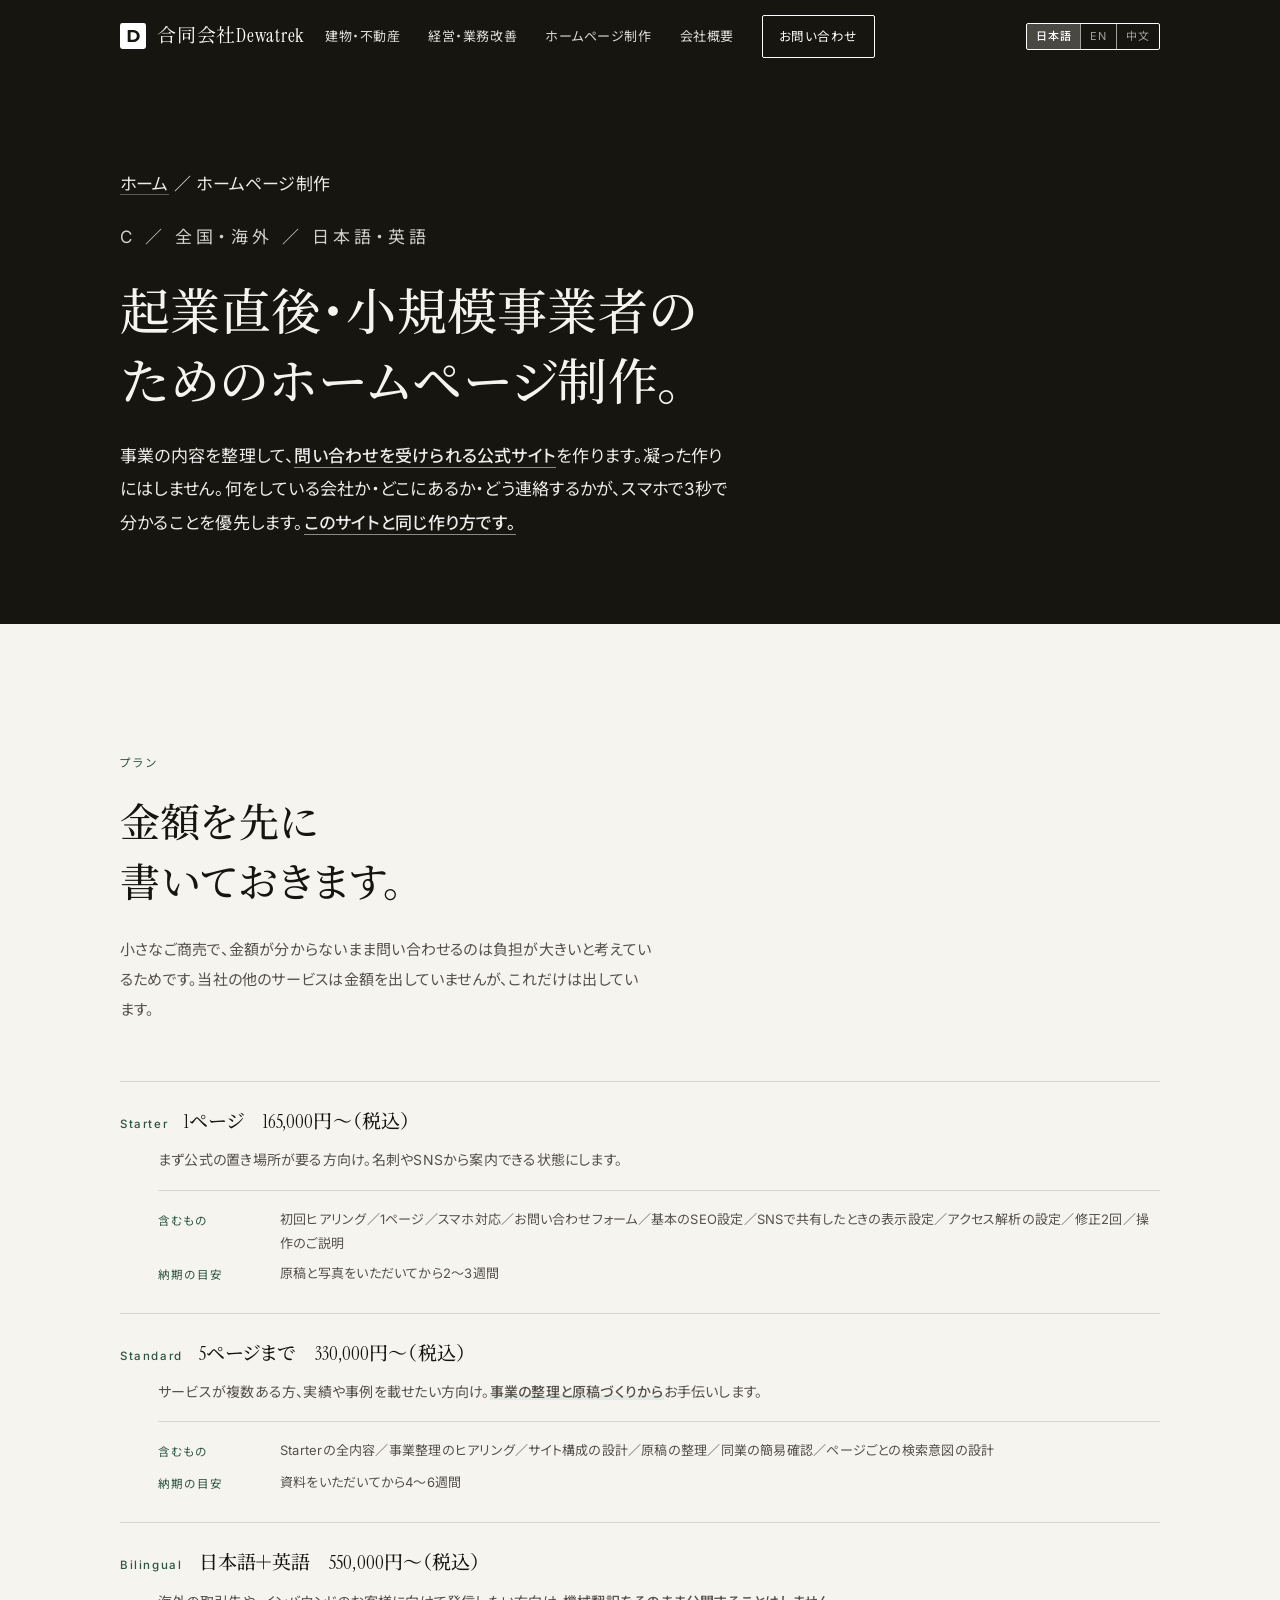
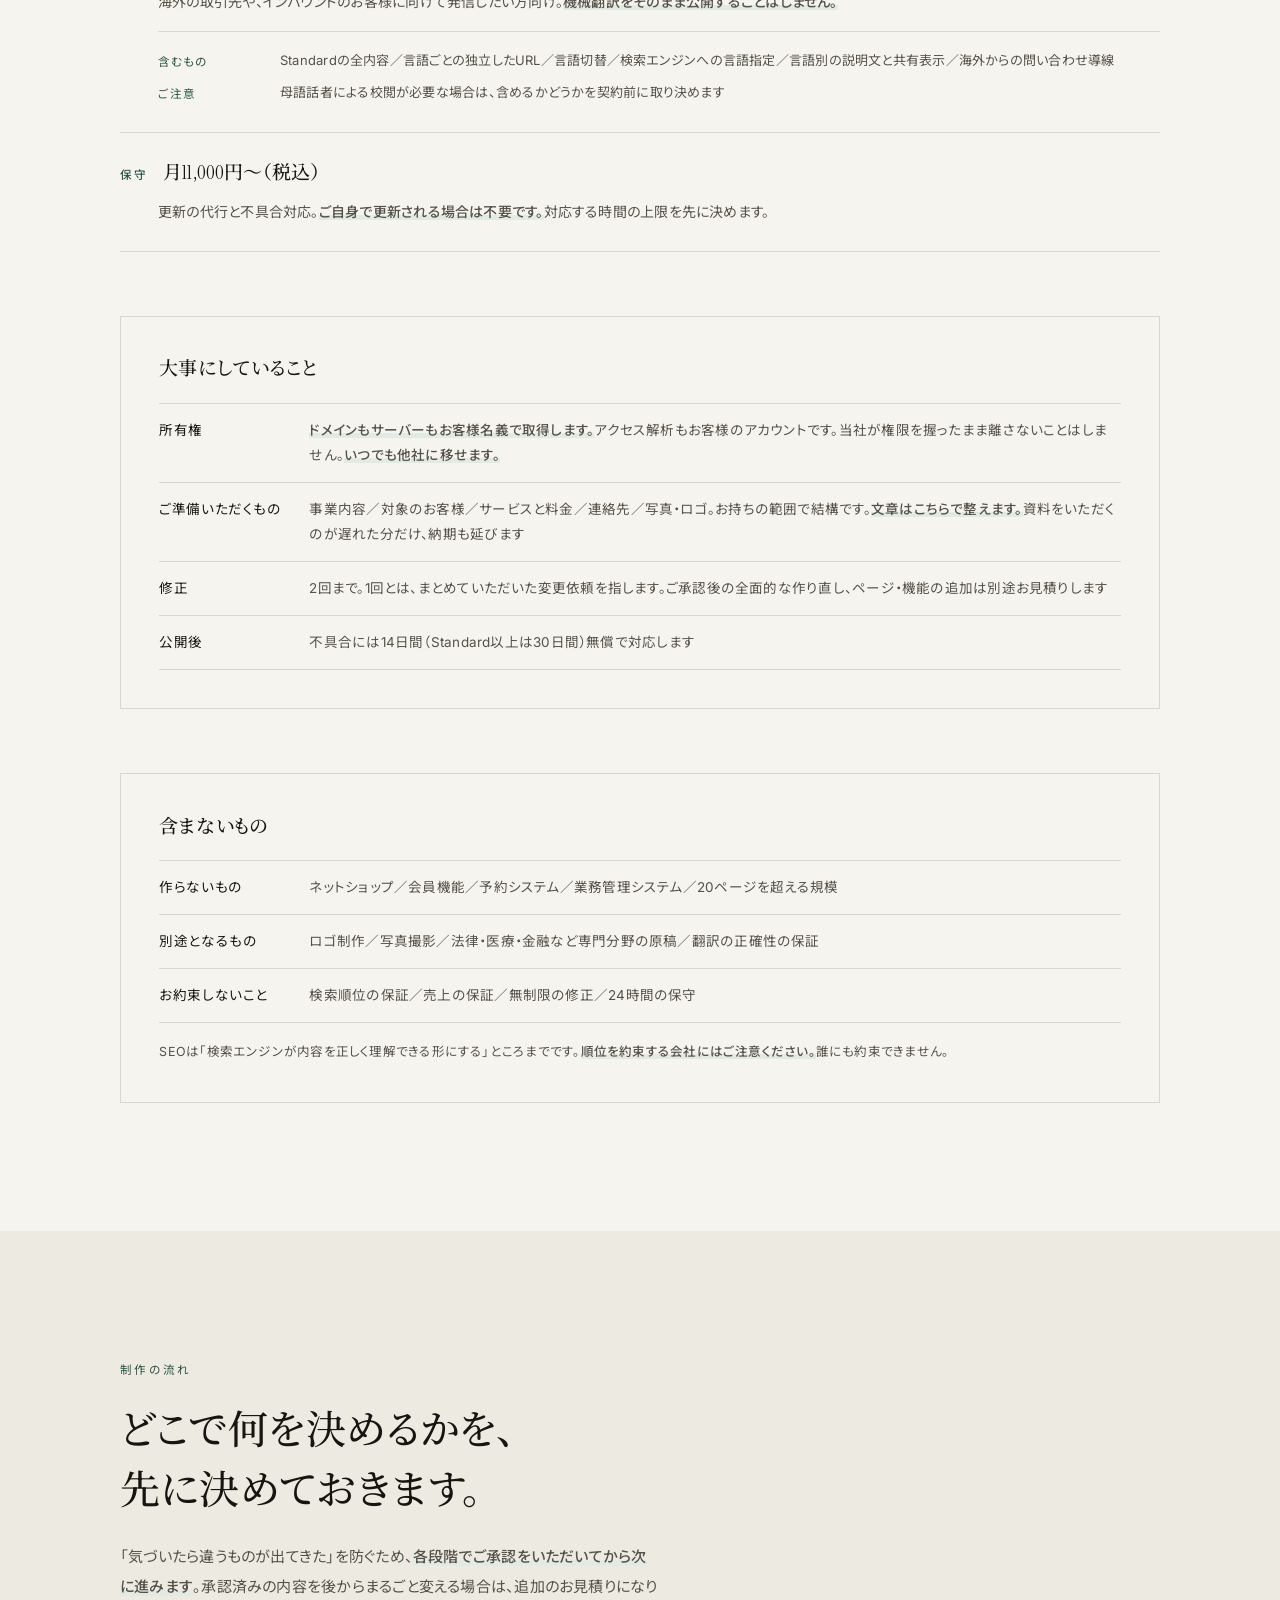
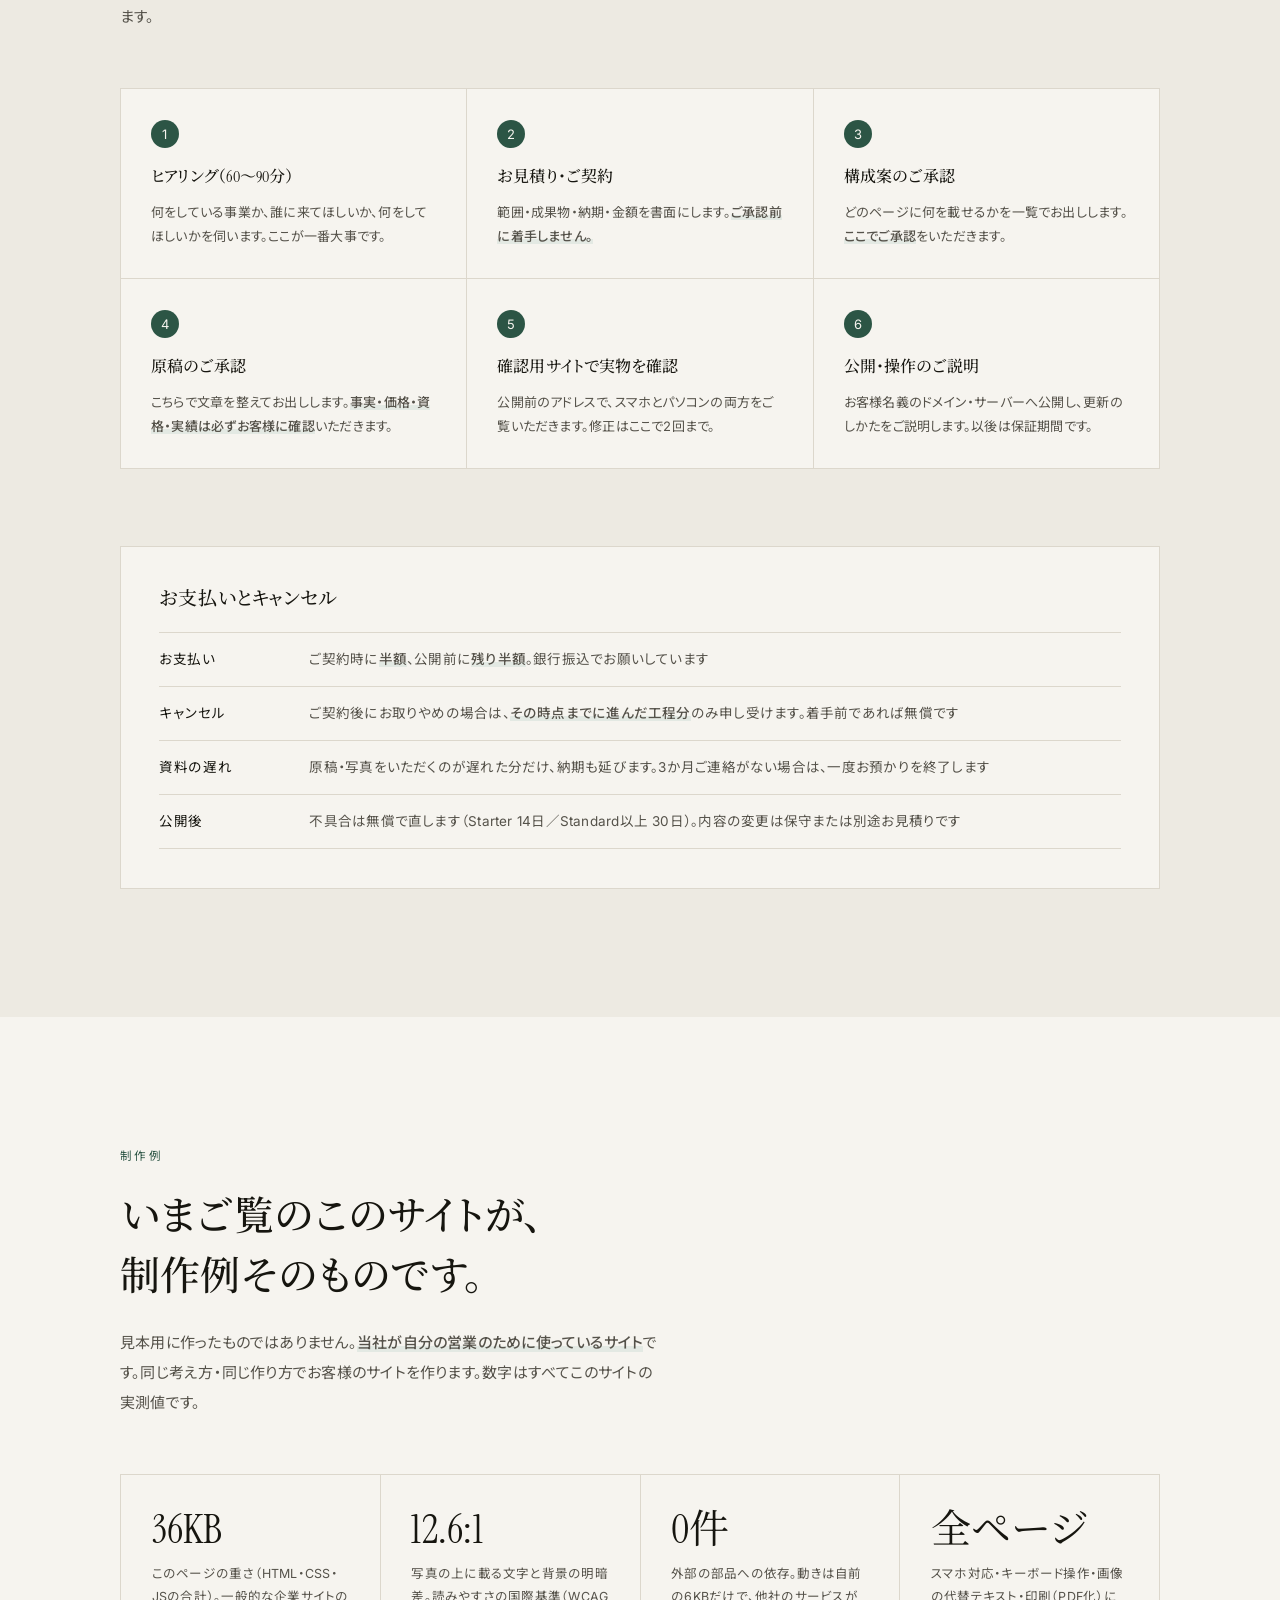
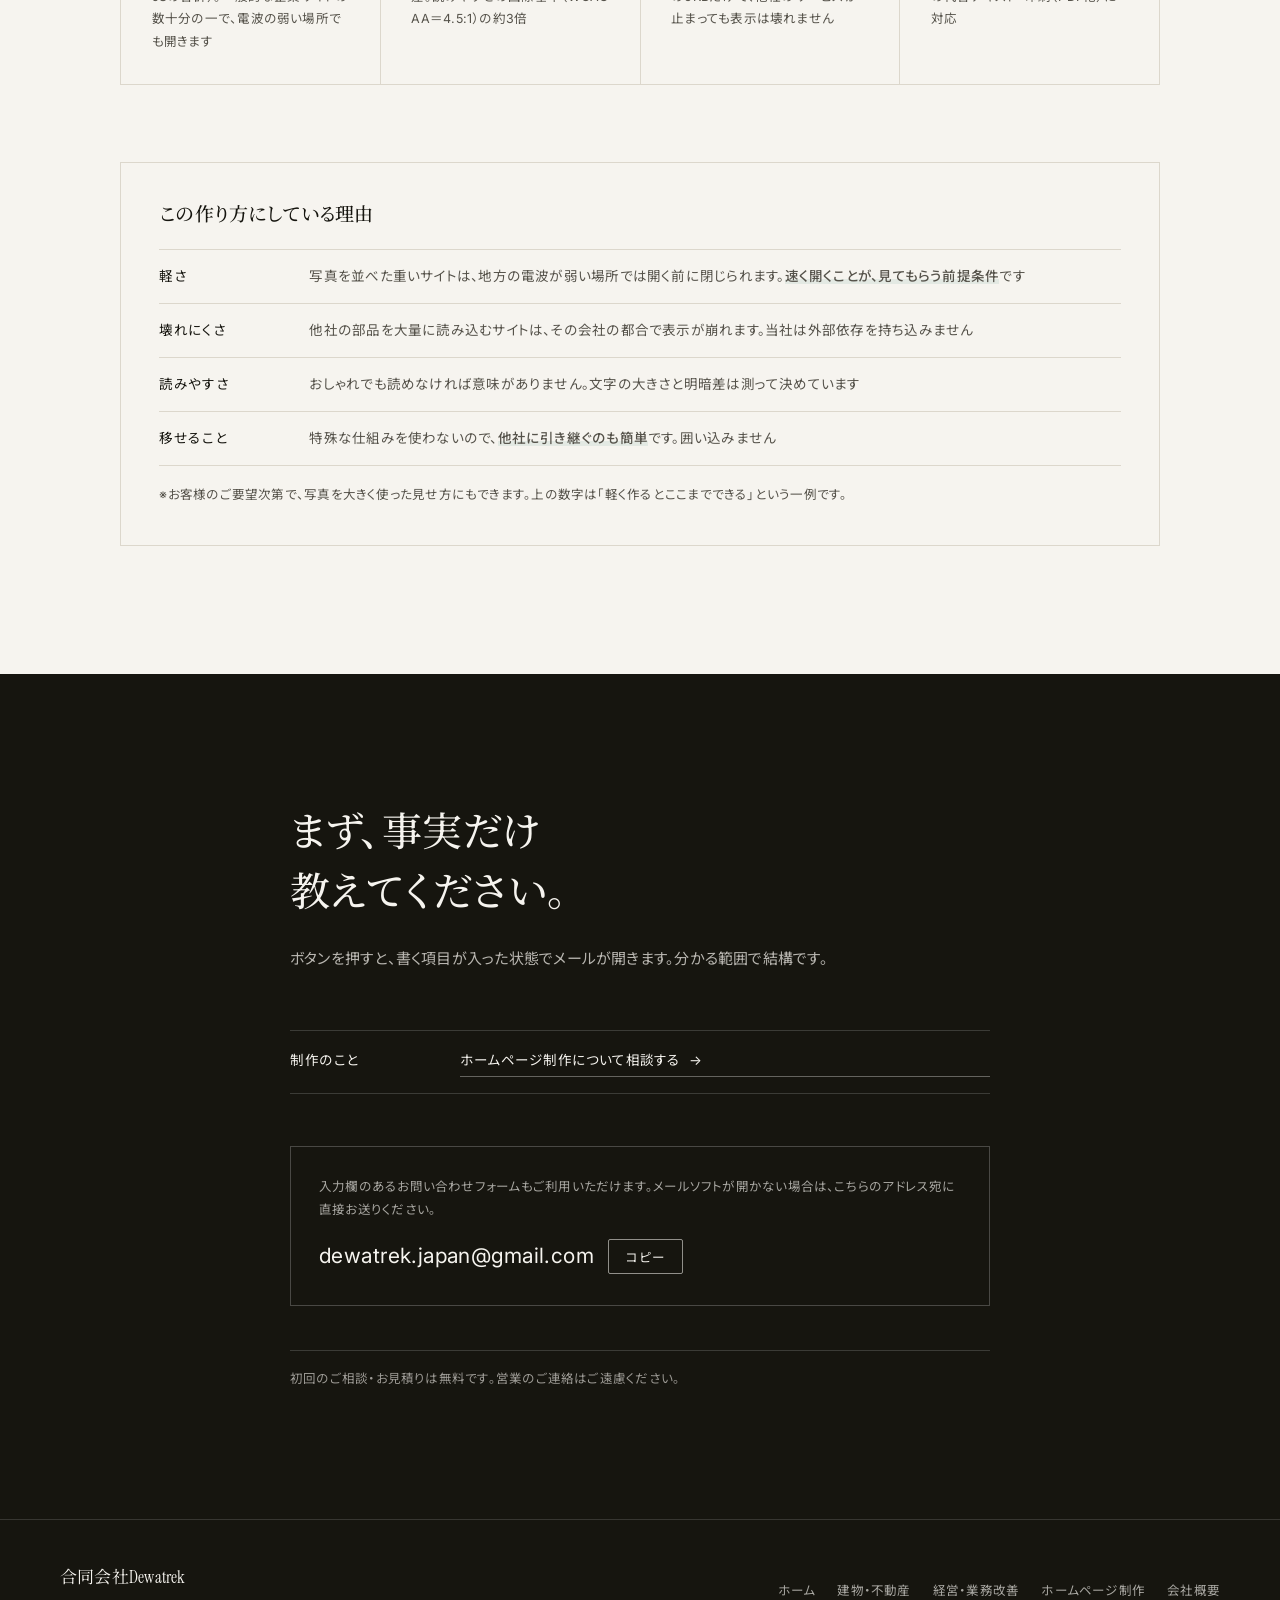
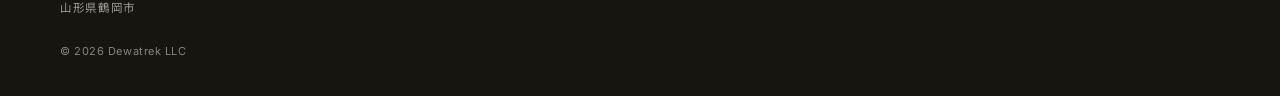
<file: web.html>
<!DOCTYPE html>
<html lang="ja">
<head>
<meta charset="UTF-8">
<meta name="viewport" content="width=device-width, initial-scale=1">
<title>小規模事業者向けホームページ制作｜合同会社Dewatrek</title>
<meta name="description" content="起業直後の方、お店、小さな事務所向けに、問い合わせを受けられる公式サイトを作ります。1ページ165,000円から。ドメインもサーバーもお客様名義。日本語・英語の2言語にも対応します。">
<!-- ★検索避け。検索に載せてよくなったら、この下の robots 行を消すこと（4ページ全部＋robots.txt） -->
<meta name="robots" content="noindex, nofollow">
<meta name="theme-color" content="#16150F">
<link rel="alternate" hreflang="ja" href="index.html">
<link rel="alternate" hreflang="en" href="en/index.html">
<link rel="alternate" hreflang="zh-Hans" href="zh/index.html">
<link rel="alternate" hreflang="x-default" href="index.html">
<meta property="og:type" content="article">
<meta property="og:title" content="小規模事業者向けホームページ制作｜合同会社Dewatrek">
<meta property="og:description" content="1ページ165,000円から。ドメインもサーバーもお客様名義でお渡しします。">
<meta property="og:locale" content="ja_JP">
<link rel="icon" href="data:image/svg+xml,%3Csvg xmlns='http://www.w3.org/2000/svg' viewBox='0 0 64 64'%3E%3Crect width='64' height='64' fill='%2316150F'/%3E%3Cpath d='M19 17h12c11 0 17.5 6.4 17.5 15S42 47 31 47H19V17zm7 6v18h5c6.6 0 10.5-3.4 10.5-9s-3.9-9-10.5-9h-5z' fill='%23F6F4EF'/%3E%3C/svg%3E">
<script>document.documentElement.className+=' js';</script>
<link rel="manifest" href="manifest.json">
<link rel="apple-touch-icon" href="assets/img/apple-touch-icon.png">
<meta name="apple-mobile-web-app-capable" content="yes">
<meta name="apple-mobile-web-app-title" content="Dewatrek">
<meta name="mobile-web-app-capable" content="yes">
<link rel="preconnect" href="https://fonts.googleapis.com">
<link rel="preconnect" href="https://fonts.gstatic.com" crossorigin>
<link href="https://fonts.googleapis.com/css2?family=Instrument+Serif&family=Inter:wght@400;500&family=Noto+Sans+JP:wght@400;500&family=Noto+Serif+JP:wght@500;600&display=swap" rel="stylesheet">
<link rel="stylesheet" href="assets/css/style.css?v=20260807q">
</head>
<body>
<a class="skip" href="#main">本文へスキップ</a>

<header class="hdr stuck" id="hdr">
  <div class="shell hdr-in">
    <a class="brand" href="index.html"><span class="bmark" aria-hidden="true"><svg viewBox="0 0 64 64" width="26" height="26"><rect width="64" height="64" rx="6"/><path d="M19 17h12c11 0 17.5 6.4 17.5 15S42 47 31 47H19V17zm7 6v18h5c6.6 0 10.5-3.4 10.5-9s-3.9-9-10.5-9h-5z"/></svg></span><span>合同会社Dewatrek</span></a>
    <nav class="nav" id="nav" aria-label="メインナビゲーション">
      <a href="real-estate.html">建物・不動産</a>
      <a href="business.html">経営・業務改善</a>
      <a href="web.html">ホームページ制作</a>
      <a href="index.html#company">会社概要</a>
      <a class="cta-sm" href="index.html#contact">お問い合わせ</a>
    </nav>
    <div class="langs" role="group" aria-label="言語切替 / Language">
      <span aria-current="page">日本語</span>
      <a href="en/index.html" hreflang="en" lang="en">EN</a>
      <a href="zh/index.html" hreflang="zh-Hans" lang="zh-Hans">中文</a>
    </div>
    <button class="burger" id="burger" aria-expanded="false" aria-controls="nav" aria-label="メニューを開く"><span></span><span></span></button>
  </div>
</header>

<main id="main">
  <section class="phero">
    <div class="shell">
      <p class="crumb"><a href="index.html">ホーム</a> ／ ホームページ制作</p>
      <p class="kicker">C ／ 全国・海外 ／ 日本語・英語</p>
      <h1>起業直後・小規模事業者の<br>ためのホームページ制作。</h1>
      <p>事業の内容を整理して、<strong>問い合わせを受けられる公式サイト</strong>を作ります。凝った作りにはしません。何をしている会社か・どこにあるか・どう連絡するかが、スマホで3秒で分かることを優先します。<strong>このサイトと同じ作り方です。</strong></p>
    </div>
  </section>

  <section class="sec">
    <div class="shell">
      <p class="secnum fade">プラン</p>
      <h2 class="sech fade">金額を先に書いておきます。</h2>
      <p class="lede fade">小さなご商売で、金額が分からないまま問い合わせるのは負担が大きいと考えているためです。当社の他のサービスは金額を出していませんが、これだけは出しています。</p>

      <div class="svc-list">
        <article class="svc-i fade">
          <h3><span>Starter</span>1ページ　165,000円〜（税込）</h3>
          <p>まず公式の置き場所が要る方向け。名刺やSNSから案内できる状態にします。</p>
          <dl class="deliv">
            <dt>含むもの</dt><dd>初回ヒアリング／1ページ／スマホ対応／お問い合わせフォーム／基本のSEO設定／SNSで共有したときの表示設定／アクセス解析の設定／修正2回／操作のご説明</dd>
            <dt>納期の目安</dt><dd>原稿と写真をいただいてから2〜3週間</dd>
          </dl>
        </article>

        <article class="svc-i fade">
          <h3><span>Standard</span>5ページまで　330,000円〜（税込）</h3>
          <p>サービスが複数ある方、実績や事例を載せたい方向け。<strong>事業の整理と原稿づくりから</strong>お手伝いします。</p>
          <dl class="deliv">
            <dt>含むもの</dt><dd>Starterの全内容／事業整理のヒアリング／サイト構成の設計／原稿の整理／同業の簡易確認／ページごとの検索意図の設計</dd>
            <dt>納期の目安</dt><dd>資料をいただいてから4〜6週間</dd>
          </dl>
        </article>

        <article class="svc-i fade">
          <h3><span>Bilingual</span>日本語＋英語　550,000円〜（税込）</h3>
          <p>海外の取引先や、インバウンドのお客様に向けて発信したい方向け。<strong>機械翻訳をそのまま公開することはしません。</strong></p>
          <dl class="deliv">
            <dt>含むもの</dt><dd>Standardの全内容／言語ごとの独立したURL／言語切替／検索エンジンへの言語指定／言語別の説明文と共有表示／海外からの問い合わせ導線</dd>
            <dt>ご注意</dt><dd>母語話者による校閲が必要な場合は、含めるかどうかを契約前に取り決めます</dd>
          </dl>
        </article>

        <article class="svc-i fade">
          <h3><span>保守</span>月11,000円〜（税込）</h3>
          <p>更新の代行と不具合対応。<strong>ご自身で更新される場合は不要です。</strong>対応する時間の上限を先に決めます。</p>
        </article>
      </div>

      <div class="price fade">
        <h3>大事にしていること</h3>
        <ul>
          <li><span>所有権</span><span><strong>ドメインもサーバーもお客様名義で取得します。</strong>アクセス解析もお客様のアカウントです。当社が権限を握ったまま離さないことはしません。<strong>いつでも他社に移せます。</strong></span></li>
          <li><span>ご準備いただくもの</span><span>事業内容／対象のお客様／サービスと料金／連絡先／写真・ロゴ。お持ちの範囲で結構です。<strong>文章はこちらで整えます。</strong>資料をいただくのが遅れた分だけ、納期も延びます</span></li>
          <li><span>修正</span><span>2回まで。1回とは、まとめていただいた変更依頼を指します。ご承認後の全面的な作り直し、ページ・機能の追加は別途お見積りします</span></li>
          <li><span>公開後</span><span>不具合には14日間（Standard以上は30日間）無償で対応します</span></li>
        </ul>
      </div>

      <div class="price fade">
        <h3>含まないもの</h3>
        <ul>
          <li><span>作らないもの</span><span>ネットショップ／会員機能／予約システム／業務管理システム／20ページを超える規模</span></li>
          <li><span>別途となるもの</span><span>ロゴ制作／写真撮影／法律・医療・金融など専門分野の原稿／翻訳の正確性の保証</span></li>
          <li><span>お約束しないこと</span><span>検索順位の保証／売上の保証／無制限の修正／24時間の保守</span></li>
        </ul>
        <p class="price-n">SEOは「検索エンジンが内容を正しく理解できる形にする」ところまでです。<strong>順位を約束する会社にはご注意ください。</strong>誰にも約束できません。</p>
      </div>
    </div>
  </section>

  <!-- 制作の流れ -->
  <section class="sec sec-alt">
    <div class="shell">
      <p class="secnum fade">制作の流れ</p>
      <h2 class="sech fade">どこで何を決めるかを、<br>先に決めておきます。</h2>
      <p class="lede fade">「気づいたら違うものが出てきた」を防ぐため、<strong>各段階でご承認をいただいてから次に進みます</strong>。承認済みの内容を後からまるごと変える場合は、追加のお見積りになります。</p>

      <ol class="flow flow-6">
        <li class="fade"><span>1</span><div><h3>ヒアリング（60〜90分）</h3><p>何をしている事業か、誰に来てほしいか、何をしてほしいかを伺います。ここが一番大事です。</p></div></li>
        <li class="fade"><span>2</span><div><h3>お見積り・ご契約</h3><p>範囲・成果物・納期・金額を書面にします。<strong>ご承認前に着手しません。</strong></p></div></li>
        <li class="fade"><span>3</span><div><h3>構成案のご承認</h3><p>どのページに何を載せるかを一覧でお出しします。<strong>ここでご承認</strong>をいただきます。</p></div></li>
        <li class="fade"><span>4</span><div><h3>原稿のご承認</h3><p>こちらで文章を整えてお出しします。<strong>事実・価格・資格・実績は必ずお客様に確認</strong>いただきます。</p></div></li>
        <li class="fade"><span>5</span><div><h3>確認用サイトで実物を確認</h3><p>公開前のアドレスで、スマホとパソコンの両方をご覧いただきます。修正はここで2回まで。</p></div></li>
        <li class="fade"><span>6</span><div><h3>公開・操作のご説明</h3><p>お客様名義のドメイン・サーバーへ公開し、更新のしかたをご説明します。以後は保証期間です。</p></div></li>
      </ol>

      <div class="price fade">
        <h3>お支払いとキャンセル</h3>
        <ul>
          <li><span>お支払い</span><span>ご契約時に<strong>半額</strong>、公開前に<strong>残り半額</strong>。銀行振込でお願いしています</span></li>
          <li><span>キャンセル</span><span>ご契約後にお取りやめの場合は、<strong>その時点までに進んだ工程分</strong>のみ申し受けます。着手前であれば無償です</span></li>
          <li><span>資料の遅れ</span><span>原稿・写真をいただくのが遅れた分だけ、納期も延びます。3か月ご連絡がない場合は、一度お預かりを終了します</span></li>
          <li><span>公開後</span><span>不具合は無償で直します（Starter 14日／Standard以上 30日）。内容の変更は保守または別途お見積りです</span></li>
        </ul>
      </div>
    </div>
  </section>

  <!-- 制作例＝このサイト -->
  <section class="sec">
    <div class="shell">
      <p class="secnum fade">制作例</p>
      <h2 class="sech fade">いまご覧のこのサイトが、<br>制作例そのものです。</h2>
      <p class="lede fade">見本用に作ったものではありません。<strong>当社が自分の営業のために使っているサイト</strong>です。同じ考え方・同じ作り方でお客様のサイトを作ります。数字はすべてこのサイトの実測値です。</p>

      <dl class="facts">
        <div class="fade"><dt>36KB</dt><dd>このページの重さ（HTML・CSS・JSの合計）。一般的な企業サイトの数十分の一で、電波の弱い場所でも開きます</dd></div>
        <div class="fade d1"><dt>12.6:1</dt><dd>写真の上に載る文字と背景の明暗差。読みやすさの国際基準（WCAG AA＝4.5:1）の約3倍</dd></div>
        <div class="fade d2"><dt>0件</dt><dd>外部の部品への依存。動きは自前の6KBだけで、他社のサービスが止まっても表示は壊れません</dd></div>
        <div class="fade d3"><dt>全ページ</dt><dd>スマホ対応・キーボード操作・画像の代替テキスト・印刷（PDF化）に対応</dd></div>
      </dl>

      <div class="price fade">
        <h3>この作り方にしている理由</h3>
        <ul>
          <li><span>軽さ</span><span>写真を並べた重いサイトは、地方の電波が弱い場所では開く前に閉じられます。<strong>速く開くことが、見てもらう前提条件</strong>です</span></li>
          <li><span>壊れにくさ</span><span>他社の部品を大量に読み込むサイトは、その会社の都合で表示が崩れます。当社は外部依存を持ち込みません</span></li>
          <li><span>読みやすさ</span><span>おしゃれでも読めなければ意味がありません。文字の大きさと明暗差は測って決めています</span></li>
          <li><span>移せること</span><span>特殊な仕組みを使わないので、<strong>他社に引き継ぐのも簡単</strong>です。囲い込みません</span></li>
        </ul>
        <p class="price-n">※お客様のご要望次第で、写真を大きく使った見せ方にもできます。上の数字は「軽く作るとここまでできる」という一例です。</p>
      </div>
    </div>
  </section>

  <section class="sec sec-cta contact">
    <div class="shell contact-in">
      <h2 class="sech fade">まず、事実だけ<br>教えてください。</h2>
      <p class="lede fade">ボタンを押すと、書く項目が入った状態でメールが開きます。分かる範囲で結構です。</p>
      <ul class="ask fade">
        <li><span>制作のこと</span><a data-mail="biz" href="mailto:dewatrek.japan@gmail.com?subject=%E6%A5%AD%E5%8B%99%E3%81%AE%E3%81%94%E7%9B%B8%E8%AB%87">ホームページ制作について相談する<span aria-hidden="true">→</span></a></li>
      </ul>
      <div class="mailbox fade">
        <p class="mailbox-k">入力欄のある<a href="index.html#contact">お問い合わせフォーム</a>もご利用いただけます。メールソフトが開かない場合は、こちらのアドレス宛に直接お送りください。</p>
        <p class="mailbox-a"><span>dewatrek.japan@gmail.com</span><button type="button" class="copy" data-copy="dewatrek.japan@gmail.com">コピー</button></p>
      </div>
      <p class="note fade">初回のご相談・お見積りは無料です。営業のご連絡はご遠慮ください。</p>
    </div>
  </section>
</main>

<footer class="ftr">
  <div class="shell ftr-in">
    <p class="ftr-b">合同会社Dewatrek<span>山形県鶴岡市</span></p>
    <nav class="ftr-nav" aria-label="フッターナビゲーション">
      <a href="index.html">ホーム</a>
      <a href="real-estate.html">建物・不動産</a>
      <a href="business.html">経営・業務改善</a>
      <a href="web.html">ホームページ制作</a>
      <a href="index.html#company">会社概要</a>
    </nav>
    <p class="ftr-c">© <span id="y">2026</span> Dewatrek LLC</p>
  </div>
</footer>
<script src="assets/js/main.js?v=20260807q"></script>
</body>
</html>
</file>
<file: assets/css/style.css>
/* =========================================================
   合同会社Dewatrek — corporate site
   方針: 静かなエディトリアル。紙色 + 墨 + 深緑1色。装飾より余白と罫線。
   ========================================================= */

:root{
  --paper:   #F6F4EF;
  --paper-2: #EDEAE2;
  --ink:     #16150F;
  --ink-2:   #55524A;
  --line:    #DCD7CC;
  --accent:  #2C5545;

  --shell: 1160px;
  --pad: clamp(20px, 5vw, 60px);

  --serif: "Instrument Serif", "Noto Serif JP", "Hiragino Mincho ProN", "Yu Mincho", serif;
  --sans:  "Inter", "Noto Sans JP", -apple-system, BlinkMacSystemFont, "Segoe UI",
           "Hiragino Kaku Gothic ProN", "Yu Gothic UI", Meiryo, sans-serif;
  --ease: cubic-bezier(.2,.7,.3,1);
}

/* ページ遷移をなめらかにする。対応していないブラウザは今までどおり切り替わるだけ。 */
@view-transition { navigation: auto; }

*,*::before,*::after{box-sizing:border-box}
html{
  scroll-behavior:smooth;-webkit-text-size-adjust:100%;
  /* 一部のAndroidが勝手に色を反転させるのを防ぐ（このサイトは明るい配色で設計している） */
  color-scheme:light;
}
body{
  margin:0;background:var(--paper);color:var(--ink);
  font-family:var(--sans);font-size:15px;line-height:2;
  font-feature-settings:"palt" 1;letter-spacing:.015em;
  -webkit-font-smoothing:antialiased;overflow-x:hidden;
}
img{display:block;max-width:100%;height:auto}
a{color:inherit;text-decoration:none}
h1,h2,h3{
  margin:0;font-weight:500;font-family:var(--serif);line-height:1.45;letter-spacing:.005em;
  /* 見出しの行の長さを自動でそろえ、日本語は文節で折り返す。
     対応ブラウザでは手で <br> を入れなくてもきれいに割れる（保守が楽になる） */
  text-wrap:balance;
  word-break:auto-phrase;
}
p{margin:0 0 1.2em;text-wrap:pretty}
p:last-child{margin-bottom:0}
ul,ol{margin:0;padding:0;list-style:none}
dl{margin:0}
strong{font-weight:500;background:linear-gradient(transparent 68%, #E3E9E3 68%)}

.shell{max-width:var(--shell);margin:0 auto;padding-left:var(--pad);padding-right:var(--pad)}
.sp{display:none}
/* 狭い画面でだけ入る改行。日本語の見出しが単語の途中で割れるのを防ぐ */
.mb{display:none}
@media (max-width:480px){ .mb{display:inline} }

.skip{position:absolute;left:-9999px;top:0;z-index:200;background:var(--ink);color:var(--paper);padding:12px 20px}
.skip:focus{left:0}
:focus-visible{outline:2px solid var(--accent);outline-offset:3px}

/* ---------- header ---------- */
.hdr{
  position:fixed;inset:0 0 auto 0;z-index:90;
  border-bottom:1px solid transparent;
  transition:background .45s var(--ease), border-color .45s var(--ease), color .45s var(--ease);
  color:#fff;
}
.hdr.stuck{
  background:rgba(246,244,239,.9);backdrop-filter:blur(12px);-webkit-backdrop-filter:blur(12px);
  border-bottom-color:var(--line);color:var(--ink);
}
.hdr-in{display:flex;align-items:center;justify-content:space-between;gap:20px;height:72px}
.brand{
  font-family:var(--serif);font-size:19px;letter-spacing:.04em;white-space:nowrap;
  display:flex;align-items:center;gap:11px;
}
.bmark{display:flex;flex:0 0 auto}
.bmark svg rect{fill:currentColor}
.bmark svg path{fill:var(--ink)}
.hdr.stuck .bmark svg path{fill:var(--paper)}
@media (max-width:400px){ .brand{font-size:16px;gap:9px} .bmark svg{width:22px;height:22px} }
.nav{display:flex;align-items:center;gap:clamp(14px,2.2vw,30px)}
.nav a{font-size:13px;letter-spacing:.04em;opacity:.85;transition:opacity .25s}
.nav a:hover{opacity:1}
/* 言語切替。ヘッダー右上に常時表示（スマホでもメニューを開かずに切り替えられる） */
.langs{
  display:flex;align-items:stretch;border:1px solid currentColor;border-radius:2px;
  overflow:hidden;flex:0 0 auto;margin-left:auto;
}
.langs > *{
  font-family:var(--sans);font-size:11px;letter-spacing:.08em;line-height:1;
  padding:7px 9px;white-space:nowrap;transition:background .25s var(--ease), color .25s var(--ease);
}
.langs a{opacity:.6}
.langs a:hover{opacity:1;background:color-mix(in srgb, currentColor 18%, transparent)}
/* 現在の言語。色を反転させると背景色の切り替えで消えることがあるため、
   薄い塗りと太字だけで示す（明るい背景でも暗い背景でも確実に読める） */
.langs [aria-current]{
  opacity:1;font-weight:500;
  background:color-mix(in srgb, currentColor 22%, transparent);
}
.langs > * + *{border-left:1px solid currentColor}
@media (max-width:900px){ .langs{margin-right:4px} }
@media (max-width:400px){ .langs > *{padding:6px 7px;font-size:10.5px} }
.nav .cta-sm{
  border:1px solid currentColor;border-radius:2px;padding:8px 16px;opacity:1;font-size:12.5px;
  transition:background .3s var(--ease), color .3s var(--ease);
}
.hdr.stuck .nav .cta-sm:hover{background:var(--ink);color:var(--paper)}
.nav .cta-sm:hover{background:#fff;color:var(--ink)}

.burger{display:none;width:40px;height:40px;border:0;background:none;padding:0;cursor:pointer;position:relative}
.burger span{position:absolute;left:9px;width:22px;height:1px;background:currentColor;transition:transform .3s var(--ease)}
.burger span:nth-child(1){top:17px}
.burger span:nth-child(2){top:23px}
.burger[aria-expanded="true"] span:nth-child(1){transform:translateY(3px) rotate(45deg)}
.burger[aria-expanded="true"] span:nth-child(2){transform:translateY(-3px) rotate(-45deg)}

/* ---------- hero ---------- */
.hero{position:relative;min-height:min(88vh,760px);display:flex;align-items:flex-end;overflow:hidden;color:#fff}
.hero-img{position:absolute;inset:0;width:100%;height:100%;object-fit:cover;object-position:center 62%}
/* 文字の可読性はデザインの好みではなくアクセシビリティの要件。
   稲や空の明るい部分に白文字が乗るため、全体を十分に暗く落としている。 */
.hero-scrim{
  position:absolute;inset:0;
  background:linear-gradient(180deg, rgba(8,10,7,.74) 0%, rgba(8,10,7,.58) 38%, rgba(8,10,7,.88) 100%);
}
.hero-in{position:relative;width:100%;padding-top:140px;padding-bottom:clamp(56px,8vh,96px)}
.kicker{font-size:12.5px;letter-spacing:.24em;margin-bottom:24px;color:rgba(255,255,255,.92)}
.hero-h{
  font-size:clamp(32px,6.2vw,66px);line-height:1.34;margin-bottom:26px;
  text-shadow:0 1px 30px rgba(0,0,0,.3);
}
.hero-p{font-size:clamp(16px,1.4vw,18px);max-width:52ch;color:#fff;margin-bottom:36px;line-height:1.95}
.hero-actions{display:flex;flex-wrap:wrap;gap:12px}
.btn-fill{background:var(--paper);color:var(--ink);border-color:var(--paper)}
.btn-fill:hover{background:transparent;color:#fff;border-color:rgba(255,255,255,.7)}
.hero-p strong{background:none;font-weight:500;border-bottom:1px solid rgba(255,255,255,.5);padding-bottom:1px}

.btn{
  display:inline-flex;align-items:center;gap:12px;
  border:1px solid rgba(255,255,255,.7);padding:14px 28px;border-radius:2px;
  font-size:13.5px;letter-spacing:.06em;
  transition:background .3s var(--ease), color .3s var(--ease), border-color .3s var(--ease);
}
.btn:hover{background:#fff;color:var(--ink);border-color:#fff}
.btn span{transition:transform .3s var(--ease)}
.btn:hover span{transform:translateY(2px)}
.btn-lg{border-color:var(--ink);color:var(--ink);font-size:15px;padding:17px 34px;font-family:var(--sans)}
.btn-lg:hover{background:var(--ink);color:var(--paper)}
.btn-lg:hover span{transform:translateX(4px)}

.wide-fig{margin:0 0 clamp(34px,4.5vw,56px)}
.wide-fig img{width:100%;aspect-ratio:21/9;object-fit:cover;object-position:center 40%;filter:saturate(.82)}

/* 下層ページの見出し帯（写真なし） */
.phero{background:var(--ink);color:var(--paper);padding:calc(72px + clamp(56px,8vw,96px)) 0 clamp(48px,7vw,84px)}
.phero .kicker{color:rgba(255,255,255,.8)}
.phero h1{font-size:clamp(28px,4.4vw,50px);line-height:1.4;margin-bottom:22px}
.phero p{font-size:clamp(16px,1.35vw,17px);color:rgba(255,255,255,.92);max-width:56ch;line-height:1.95}
.phero strong,.contact strong{
  background:none;font-weight:500;border-bottom:1px solid rgba(255,255,255,.5);padding-bottom:1px;
}
.crumb{font-size:12px;color:rgba(255,255,255,.62);margin-bottom:20px}
.crumb a{border-bottom:1px solid rgba(255,255,255,.3)}
.crumb a:hover{border-color:var(--paper)}

/* トップの3事業カード */
.pillars3{display:grid;grid-template-columns:repeat(3,1fr);gap:1px;background:var(--line);border:1px solid var(--line)}
.pillars3 article{background:var(--paper);padding:clamp(26px,2.8vw,36px);display:flex;flex-direction:column}
.pillars3 .p-k{font-size:11px;letter-spacing:.2em;color:var(--accent);margin-bottom:16px}
.pillars3 h3{font-size:20px;margin-bottom:14px;line-height:1.55}
.pillars3 p{font-size:14px;color:var(--ink-2);line-height:1.95;flex:1;margin-bottom:20px}
.pillars3 .link{margin-top:0}
@media (max-width:1000px){.pillars3{grid-template-columns:1fr}}

/* ---------- sections ---------- */
/* 固定ヘッダーの下に見出しが隠れないよう、リンクで飛んだときの余白を確保する */
section[id]{scroll-margin-top:76px}
.sec{padding:clamp(72px,10vw,132px) 0}
.sec-alt{background:var(--paper-2)}
.secnum{font-size:11.5px;letter-spacing:.2em;color:var(--accent);margin-bottom:18px}
.sech{font-size:clamp(23px,3.4vw,40px);line-height:1.5;margin-bottom:22px;max-width:26ch}
.lede{color:var(--ink-2);max-width:60ch;margin-bottom:clamp(34px,4.5vw,56px)}
.note{
  margin-top:clamp(28px,3.5vw,44px);font-size:12.5px;line-height:1.9;color:var(--ink-2);
  border-top:1px solid var(--line);padding-top:16px;
}
.note strong{background:none;font-weight:500;color:var(--ink)}

/* entries */
.entries{display:grid;grid-template-columns:repeat(3,1fr);gap:1px;background:var(--line);border-top:1px solid var(--line);border-bottom:1px solid var(--line)}
.entry{background:var(--paper);padding:clamp(26px,2.8vw,38px) clamp(22px,2.2vw,32px);display:flex;flex-direction:column}
.entry-n{
  font-family:var(--serif);font-size:13px;letter-spacing:.2em;color:var(--accent);
  margin-bottom:20px;
}
.entry h3{font-size:19px;margin-bottom:14px;line-height:1.6}
.entry p{font-size:14px;color:var(--ink-2);line-height:1.95;flex:1}
.sit{margin:0 0 16px;padding-bottom:14px;border-bottom:1px solid var(--line)}
.sit li{
  font-size:13px;color:var(--ink-2);line-height:1.8;padding-left:16px;position:relative;margin-bottom:6px;
}
.sit li::before{content:"";position:absolute;left:0;top:11px;width:7px;height:1px;background:var(--accent)}
.link{
  display:inline-flex;align-items:center;gap:8px;margin-top:22px;
  font-size:13.5px;color:var(--accent);border-bottom:1px solid rgba(44,85,69,.35);
  padding-bottom:3px;align-self:flex-start;transition:border-color .3s, gap .3s var(--ease);
}
.link:hover{border-color:var(--accent);gap:12px}

/* services */
.svc{display:grid;grid-template-columns:1.25fr .75fr;gap:clamp(32px,5vw,72px);align-items:start}
.svc-list{border-top:1px solid var(--line)}
.svc-g{
  margin:0;padding:20px 0 10px;font-size:15px;letter-spacing:.04em;color:var(--accent);
  font-family:var(--serif);display:flex;align-items:baseline;gap:12px;flex-wrap:wrap;
}
.svc-g b{
  font-family:var(--sans);font-size:11px;font-weight:500;letter-spacing:.1em;
  border:1px solid var(--accent);border-radius:2px;padding:2px 8px;
}
.svc-g em{font-family:var(--sans);font-style:normal;font-size:11.5px;letter-spacing:.08em;color:var(--ink-2)}
.svc-i + .svc-g{margin-top:18px;border-top:1px solid var(--line)}
.svc-i{padding:26px 0;border-bottom:1px solid var(--line)}
.svc-i h3{font-size:19px;margin-bottom:10px;display:flex;gap:16px;align-items:baseline;line-height:1.5}
.svc-i h3 span{font-family:var(--sans);font-size:11.5px;letter-spacing:.14em;color:var(--accent);flex:0 0 auto}
.svc-i p{font-size:14px;color:var(--ink-2);margin:0;padding-left:38px;line-height:1.95}
.deliv{
  margin:16px 0 0 38px;padding:16px 0 0;border-top:1px solid var(--line);
  display:grid;grid-template-columns:104px 1fr;gap:6px 18px;
}
.deliv dt{font-size:11.5px;letter-spacing:.08em;color:var(--accent);padding-top:3px}
.deliv dd{margin:0;font-size:13px;color:var(--ink-2);line-height:1.85}
.svc-fig{margin:0}
.svc-fig img{width:100%;aspect-ratio:3/4;object-fit:cover;filter:saturate(.82)}

/* 費用の考え方 */
.price{
  margin-top:clamp(38px,5vw,64px);border:1px solid var(--line);
  padding:clamp(26px,3vw,40px);background:var(--paper);
}
.price h3{font-size:19px;margin-bottom:20px}
.price ul{border-top:1px solid var(--line)}
.price li{
  display:grid;grid-template-columns:130px 1fr;gap:20px;padding:14px 0;
  border-bottom:1px solid var(--line);font-size:13.5px;color:var(--ink-2);line-height:1.85;
}
.price li span:first-child{color:var(--ink);letter-spacing:.04em}
.price-n{margin:16px 0 0;font-size:12.5px;color:var(--ink-2)}

/* facts */
.facts{
  display:grid;grid-template-columns:repeat(4,1fr);gap:1px;background:var(--line);
  border:1px solid var(--line);margin-bottom:clamp(44px,6vw,80px);
}
.facts>div{background:var(--paper);padding:clamp(22px,2.4vw,32px)}
.facts dt{font-family:var(--serif);font-size:clamp(28px,3.4vw,40px);line-height:1.2;margin-bottom:10px}
.facts dd{margin:0;font-size:12.5px;color:var(--ink-2);line-height:1.8}

.why-body{display:grid;grid-template-columns:.75fr 1.25fr;gap:clamp(32px,5vw,72px);align-items:start}
.why-fig{margin:0}
.why-fig img{width:100%;aspect-ratio:3/4;object-fit:cover;filter:saturate(.82)}
.why-text p{color:var(--ink-2);max-width:58ch}
.why-text strong{color:var(--ink)}
.creds{display:flex;flex-wrap:wrap;gap:8px;margin-top:26px;border-top:1px solid var(--line);padding-top:22px}
.creds li{font-size:12px;letter-spacing:.03em;color:var(--ink-2);border:1px solid var(--line);padding:5px 13px;border-radius:2px}

/* voices（第三者の声。index.html のコメントを外すと有効になる） */
.voice-list{display:grid;grid-template-columns:repeat(2,1fr);gap:1px;background:var(--line);border:1px solid var(--line)}
.voice-list li{background:var(--paper);padding:clamp(26px,2.8vw,38px)}
.voice-list blockquote{
  margin:0 0 18px;font-family:var(--serif);font-size:clamp(16px,1.7vw,20px);line-height:1.85;
}
.voice-list blockquote::before{content:"「"}
.voice-list blockquote::after{content:"」"}
.voice-w{margin:0;font-size:12.5px;color:var(--ink-2);letter-spacing:.06em}

/* company */
.co{display:grid;grid-template-columns:1.15fr .85fr;gap:clamp(32px,5vw,72px);align-items:start}
.dl{border-top:1px solid var(--line)}
.dl>div{display:grid;grid-template-columns:140px 1fr;gap:20px;padding:18px 0;border-bottom:1px solid var(--line)}
.dl dt{font-size:12.5px;letter-spacing:.08em;color:var(--ink-2)}
.dl dd{margin:0;font-size:14.5px;line-height:1.9}
.dl .sub{display:block;font-size:12px;color:var(--ink-2)}
.dl a{color:var(--accent);border-bottom:1px solid rgba(44,85,69,.35)}
.rep{border:1px solid var(--line);padding:clamp(24px,2.6vw,34px);background:var(--paper)}
.rep-k{font-size:11.5px;letter-spacing:.2em;color:var(--accent);margin-bottom:14px}
.rep-n{font-size:23px;margin-bottom:18px;display:flex;flex-direction:column;gap:5px}
.rep-n span{font-family:var(--sans);font-size:11.5px;letter-spacing:.1em;color:var(--ink-2)}
.rep p{font-size:13.5px;color:var(--ink-2);line-height:1.95}
.rep-roles{border-top:1px solid var(--line);padding-top:16px;margin-top:18px;font-size:12.5px}

/* なぜ庄内なのか（Mission / Vision / Values） */
.creed{display:grid;grid-template-columns:1.25fr .75fr;gap:clamp(32px,5vw,72px);align-items:start;margin-bottom:clamp(44px,6vw,72px)}
.creed-body p{color:var(--ink-2);max-width:60ch}
.creed-body .lead-xl{color:var(--ink)}
.creed-body strong{color:var(--ink)}
.creed-mv{display:grid;gap:1px;background:var(--line);border:1px solid var(--line)}
.mv{background:var(--paper);padding:clamp(24px,2.6vw,32px)}
.mv-k{margin:0 0 12px;font-size:11px;letter-spacing:.2em;color:var(--accent)}
.mv-t{margin:0;font-family:var(--serif);font-size:clamp(18px,1.9vw,22px);line-height:1.65}

.values{display:grid;grid-template-columns:repeat(3,1fr);gap:1px;background:var(--line);border:1px solid var(--line)}
.values li{background:var(--paper);padding:clamp(24px,2.8vw,34px)}
.v-n{margin:0 0 14px;font-size:11px;letter-spacing:.2em;color:var(--accent)}
.values h3{font-size:19px;margin-bottom:12px}
.values p{font-size:14px;color:var(--ink-2);line-height:1.95;margin:0}
@media (max-width:1000px){.creed{grid-template-columns:1fr}.values{grid-template-columns:1fr}}

/* 利用の流れ */
.flow{
  display:grid;grid-template-columns:repeat(4,1fr);gap:1px;background:var(--line);
  border:1px solid var(--line);margin-bottom:clamp(48px,6vw,84px);
}
.flow li{background:var(--paper);padding:clamp(22px,2.4vw,30px)}
.flow-6{grid-template-columns:repeat(3,1fr)}
@media (max-width:1000px){.flow-6{grid-template-columns:repeat(2,1fr)}}
@media (max-width:430px){.flow-6{grid-template-columns:1fr}}
.flow li span{
  display:inline-grid;place-items:center;width:28px;height:28px;border-radius:50%;
  background:var(--accent);color:var(--paper);font-size:13px;margin-bottom:16px;
}
.flow h3{font-size:16px;margin-bottom:10px;line-height:1.6}
.flow p{font-size:13px;color:var(--ink-2);margin:0;line-height:1.85}

/* FAQ */
.faq-h{font-size:clamp(19px,2.2vw,26px);margin-bottom:20px}
.faq{border-top:1px solid var(--line)}
.faq>div{
  display:grid;grid-template-columns:minmax(240px,.9fr) 1.4fr;gap:16px clamp(20px,3vw,44px);
  padding:20px 0;border-bottom:1px solid var(--line);
}
.faq dt{font-size:15px;font-family:var(--serif);line-height:1.7}
.faq dd{margin:0;font-size:14px;color:var(--ink-2);line-height:1.9}

/* contact */
.contact{background:var(--ink);color:var(--paper)}
.contact .secnum{color:#9BB8A8}
.contact .lede{color:rgba(246,244,239,.72)}
.contact .note{border-top-color:rgba(255,255,255,.16);color:rgba(246,244,239,.6)}
.contact-in{max-width:820px}
.ask{border-top:1px solid rgba(255,255,255,.16);margin-bottom:clamp(34px,4.5vw,52px)}
.ask li{
  display:grid;grid-template-columns:150px 1fr;gap:20px;padding:16px 0;
  border-bottom:1px solid rgba(255,255,255,.16);font-size:13.5px;color:rgba(246,244,239,.8);
}
.ask li span{color:var(--paper);letter-spacing:.04em}
.ask li a{
  display:inline-flex;align-items:center;gap:8px;color:var(--paper);
  border-bottom:1px solid rgba(246,244,239,.35);padding-bottom:2px;
  transition:border-color .3s, gap .3s var(--ease);
}
.ask li a:hover{border-bottom-color:var(--paper);gap:12px}
.contact .btn-lg{border-color:rgba(246,244,239,.7);color:var(--paper)}
.contact .btn-lg:hover{background:var(--paper);color:var(--ink)}

/* 問い合わせフォーム */
.cform{
  border:1px solid rgba(255,255,255,.22);padding:clamp(22px,3vw,34px);
  margin-bottom:clamp(24px,3vw,34px);text-align:left;
}
.cform-k{margin:0 0 20px;font-size:12.5px;letter-spacing:.1em;color:#9BB8A8}
.cform-row{margin-bottom:18px}
.cform-2{display:grid;grid-template-columns:1fr 1fr;gap:0 18px}
.cform label{display:block;font-size:12.5px;color:rgba(246,244,239,.8);margin-bottom:7px;letter-spacing:.04em}
.cform label em{
  font-style:normal;font-size:10.5px;margin-left:8px;padding:1px 7px;border-radius:2px;
  background:rgba(255,255,255,.16);color:var(--paper);letter-spacing:.06em;
}
.cform input,.cform select,.cform textarea{
  width:100%;font-family:var(--sans);font-size:15px;color:var(--paper);line-height:1.7;
  background:rgba(255,255,255,.06);border:1px solid rgba(255,255,255,.28);border-radius:2px;
  padding:12px 14px;transition:border-color .25s, background .25s;
}
.cform textarea{resize:vertical;min-height:120px}
.cform input:focus,.cform select:focus,.cform textarea:focus{
  outline:none;border-color:var(--paper);background:rgba(255,255,255,.1);
}
.cform input::placeholder,.cform textarea::placeholder{color:rgba(246,244,239,.4)}
.cform select option{background:var(--ink);color:var(--paper)}
.cform .btn-lg{margin-top:4px}
.cform-err{
  margin:0 0 14px;font-size:13px;color:#FFC7B8;
  border-left:2px solid #FFC7B8;padding-left:12px;
}
.cform-note{margin:16px 0 0;font-size:12px;color:rgba(246,244,239,.6);line-height:1.85}
.cform-note strong{background:none;border-bottom:1px solid rgba(255,255,255,.45);font-weight:500}
.cform-ok{
  margin:16px 0 0;font-size:13.5px;color:var(--paper);
  border:1px solid rgba(255,255,255,.35);padding:14px 16px;line-height:1.85;
}
@media (max-width:640px){ .cform-2{grid-template-columns:1fr} }

/* メールソフトが無い環境でも行き止まりにならないよう、宛先を必ず文字で出す */
.mailbox{
  border:1px solid rgba(255,255,255,.22);padding:clamp(20px,2.4vw,28px);
  margin-bottom:clamp(28px,3.5vw,40px);
}
.mailbox-k{margin:0 0 14px;font-size:12.5px;color:rgba(246,244,239,.65);line-height:1.85}
.mailbox-a{
  margin:0;display:flex;align-items:center;gap:14px;flex-wrap:wrap;
  font-size:clamp(16px,2vw,21px);letter-spacing:.02em;
}
.mailbox-a span{user-select:all;-webkit-user-select:all}
.copy{
  font-family:var(--sans);font-size:12.5px;letter-spacing:.04em;cursor:pointer;
  background:none;color:var(--paper);border:1px solid rgba(246,244,239,.55);
  border-radius:2px;padding:7px 16px;transition:background .3s var(--ease), color .3s var(--ease);
}
.copy:hover{background:var(--paper);color:var(--ink)}
.copy.done{background:var(--paper);color:var(--ink);border-color:var(--paper)}

/* footer */
.ftr{background:var(--ink);color:var(--paper);border-top:1px solid rgba(255,255,255,.14)}
.ftr-in{display:grid;grid-template-columns:1fr auto;gap:20px 40px;padding:40px 0 34px;align-items:center}
.ftr-b{margin:0;font-family:var(--serif);font-size:17px;display:flex;flex-direction:column;gap:3px}
.ftr-b span{font-family:var(--sans);font-size:11.5px;color:rgba(246,244,239,.6);letter-spacing:.06em}
.ftr-nav{display:flex;flex-wrap:wrap;gap:6px 22px;justify-content:flex-end}
.ftr-nav a{font-size:12.5px;color:rgba(246,244,239,.65);transition:color .25s}
.ftr-nav a:hover{color:var(--paper)}
.ftr-note,.ftr-c{
  grid-column:1/-1;margin:0;font-size:11px;color:rgba(246,244,239,.5);letter-spacing:.05em;
}
.ftr-note{border-top:1px solid rgba(255,255,255,.14);padding-top:20px}

/* ---------- motion ---------- */
/* ★ .js が付いているとき（＝JavaScriptが動くとき）だけ隠す。
   これが無いと、JS無効の閲覧者と印刷・PDF化で全ページ真っ白になる。 */
.js .fade{opacity:0;transform:translateY(14px);transition:opacity .9s var(--ease), transform .9s var(--ease)}
.fade.in{opacity:1;transform:none}
.fade.d1{transition-delay:.08s}
.fade.d2{transition-delay:.16s}
.fade.d3{transition-delay:.24s}

/* ---------- responsive ---------- */
@media (max-width:1000px){
  .svc,.why-body,.co{grid-template-columns:1fr}
  .svc-fig,.why-fig{order:-1}
  .svc-fig img,.why-fig img{aspect-ratio:16/9}
  .entries{grid-template-columns:1fr}
  .facts,.flow{grid-template-columns:repeat(2,1fr)}
  .voice-list{grid-template-columns:1fr}
  .faq>div{grid-template-columns:1fr;gap:6px}
}
@media (max-width:760px){
  .sp{display:inline}
  .burger{display:block}
  .nav{
    position:fixed;inset:72px 0 auto 0;flex-direction:column;align-items:stretch;gap:0;
    background:rgba(22,21,15,.97);color:#fff;padding:8px var(--pad) 26px;
    opacity:0;transform:translateY(-10px);pointer-events:none;
    transition:opacity .3s var(--ease), transform .3s var(--ease);
  }
  .nav.open{opacity:1;transform:none;pointer-events:auto}
  .nav a{padding:15px 0;border-bottom:1px solid rgba(255,255,255,.12);font-size:14.5px;color:#fff;opacity:.9}
  .nav .cta-sm{margin-top:18px;text-align:center;border-color:rgba(255,255,255,.6);border-radius:2px}
  .hero{min-height:82vh}
  .hero-in{padding-top:120px}
  .dl>div{grid-template-columns:1fr;gap:2px;padding:15px 0}
  .ask li,.price li{grid-template-columns:1fr;gap:2px}
  .deliv{grid-template-columns:1fr;gap:2px 0;margin-left:0}
  .deliv dt{padding-top:10px}
  .ftr-in{grid-template-columns:1fr}
  .ftr-nav{justify-content:flex-start}
}
@media (max-width:430px){
  .facts,.flow{grid-template-columns:1fr}
  .svc-i p{padding-left:0}
}

@media (prefers-reduced-motion: reduce){
  html{scroll-behavior:auto}
  *,*::before,*::after{transition-duration:.001ms !important;animation-duration:.001ms !important}
  .fade{opacity:1;transform:none}
}

/* 印刷・PDF。空白ページを出さないことを最優先にする。
   （原因だったのは .fade の opacity:0 で、それは .js 側で解決済み） */
@media print{
  .hdr,.burger,.btn,.hero-scrim,.hero-actions{display:none!important}
  body,.contact,.ftr,.sec-alt{background:#fff!important;color:#000!important}
  .contact *,.ftr *{color:#000!important}
  .hero{min-height:auto!important;display:block;color:#000!important}
  .hero-img{position:static!important;height:auto!important;max-height:70mm}
  .hero-in{padding:16px 0!important}
  .hero-h,.hero-p,.kicker{color:#000!important;text-shadow:none!important}
  .fade{opacity:1!important;transform:none!important}
  .svc-i,.entry,.flow li,.faq>div,.dl>div,.price li{break-inside:avoid}
  .sec{padding:18px 0!important}
  img{max-height:80mm;object-fit:contain}
  a[href^="mailto"]::after{content:" (" attr(href) ")";font-size:10px}
}
</file>
